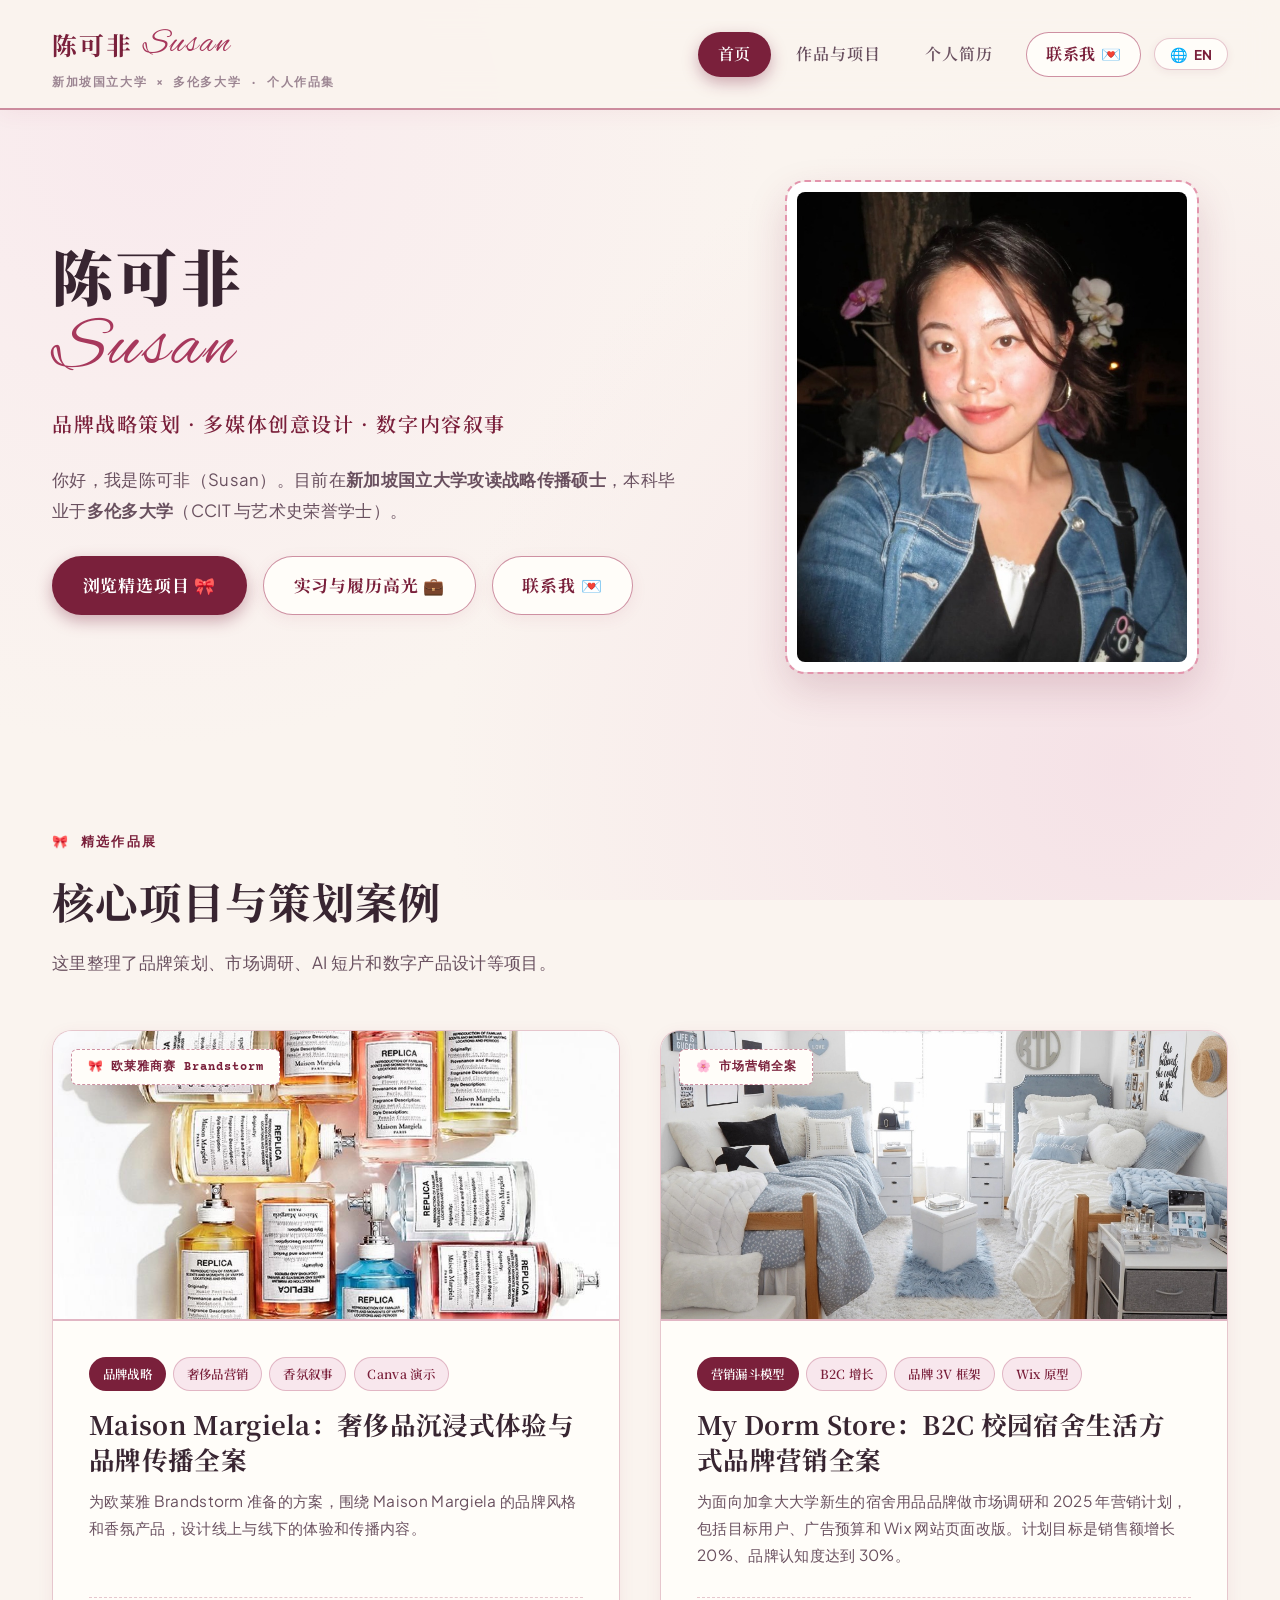
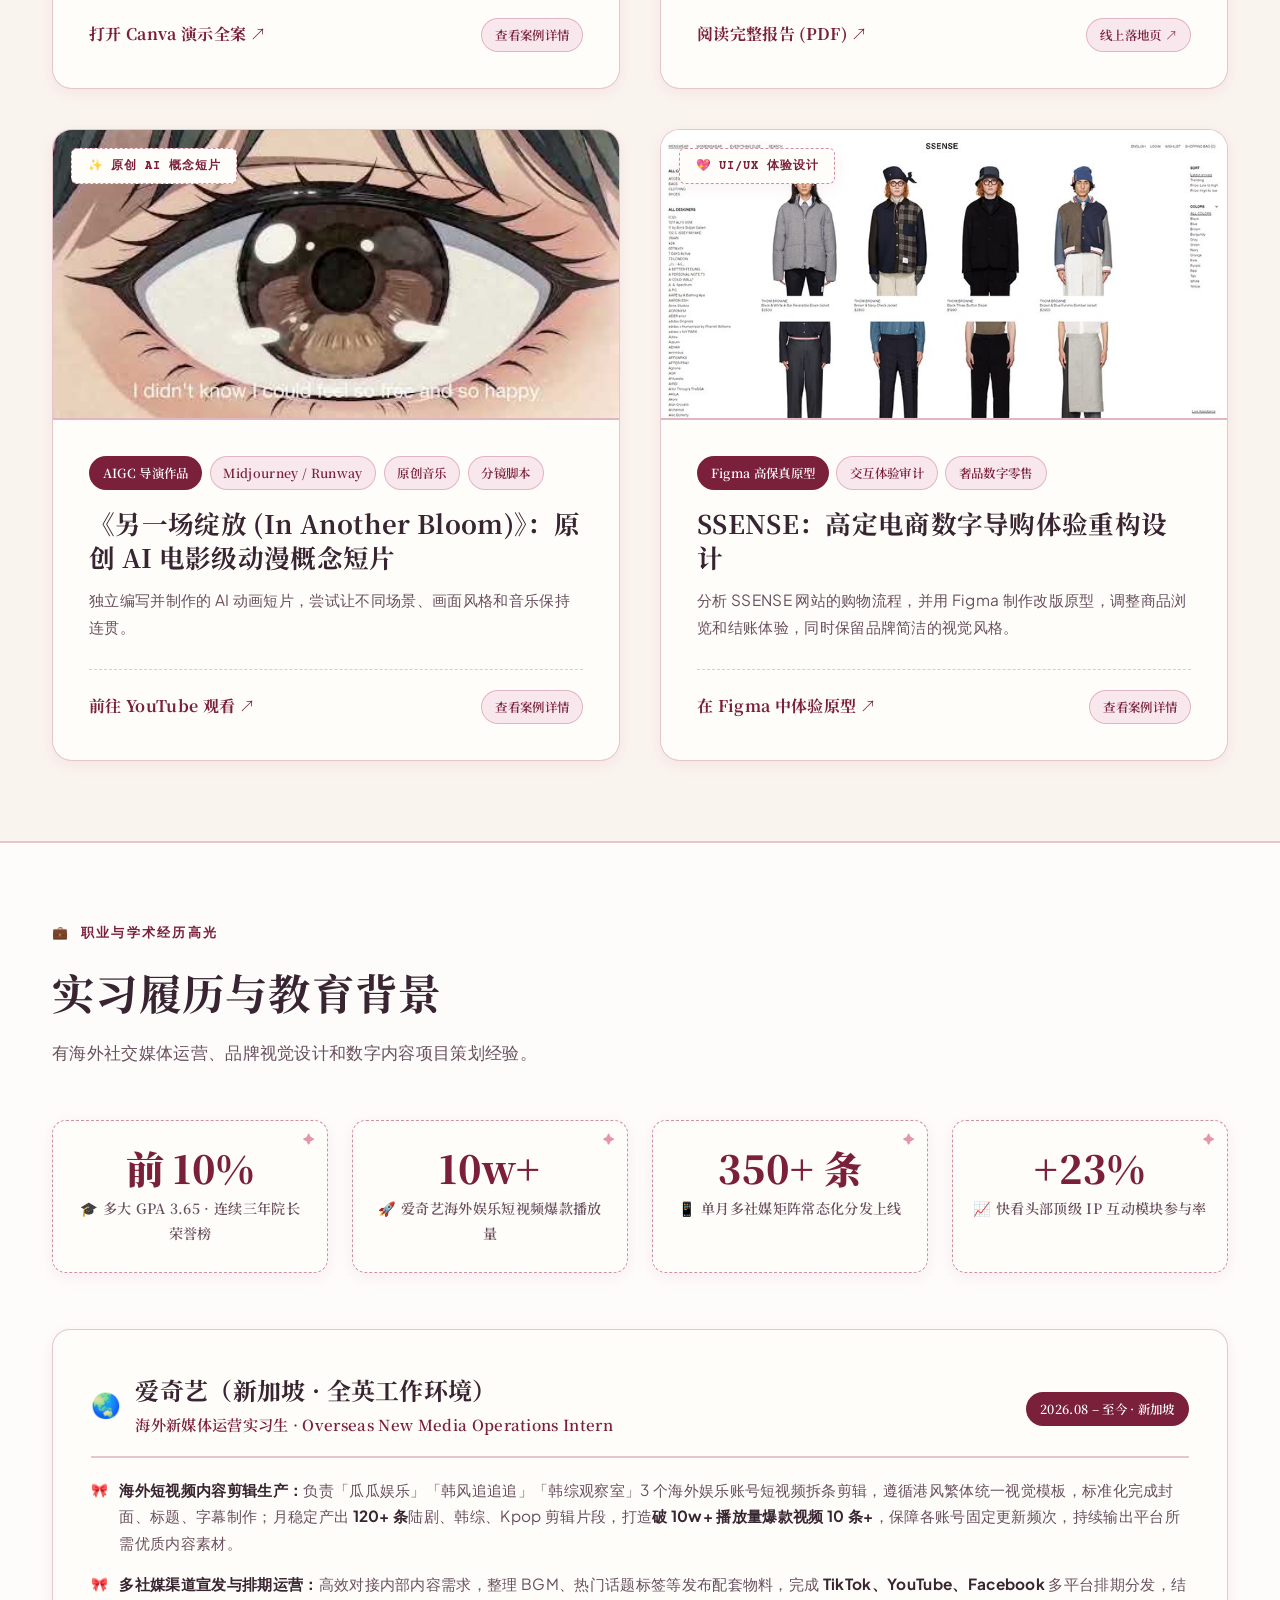
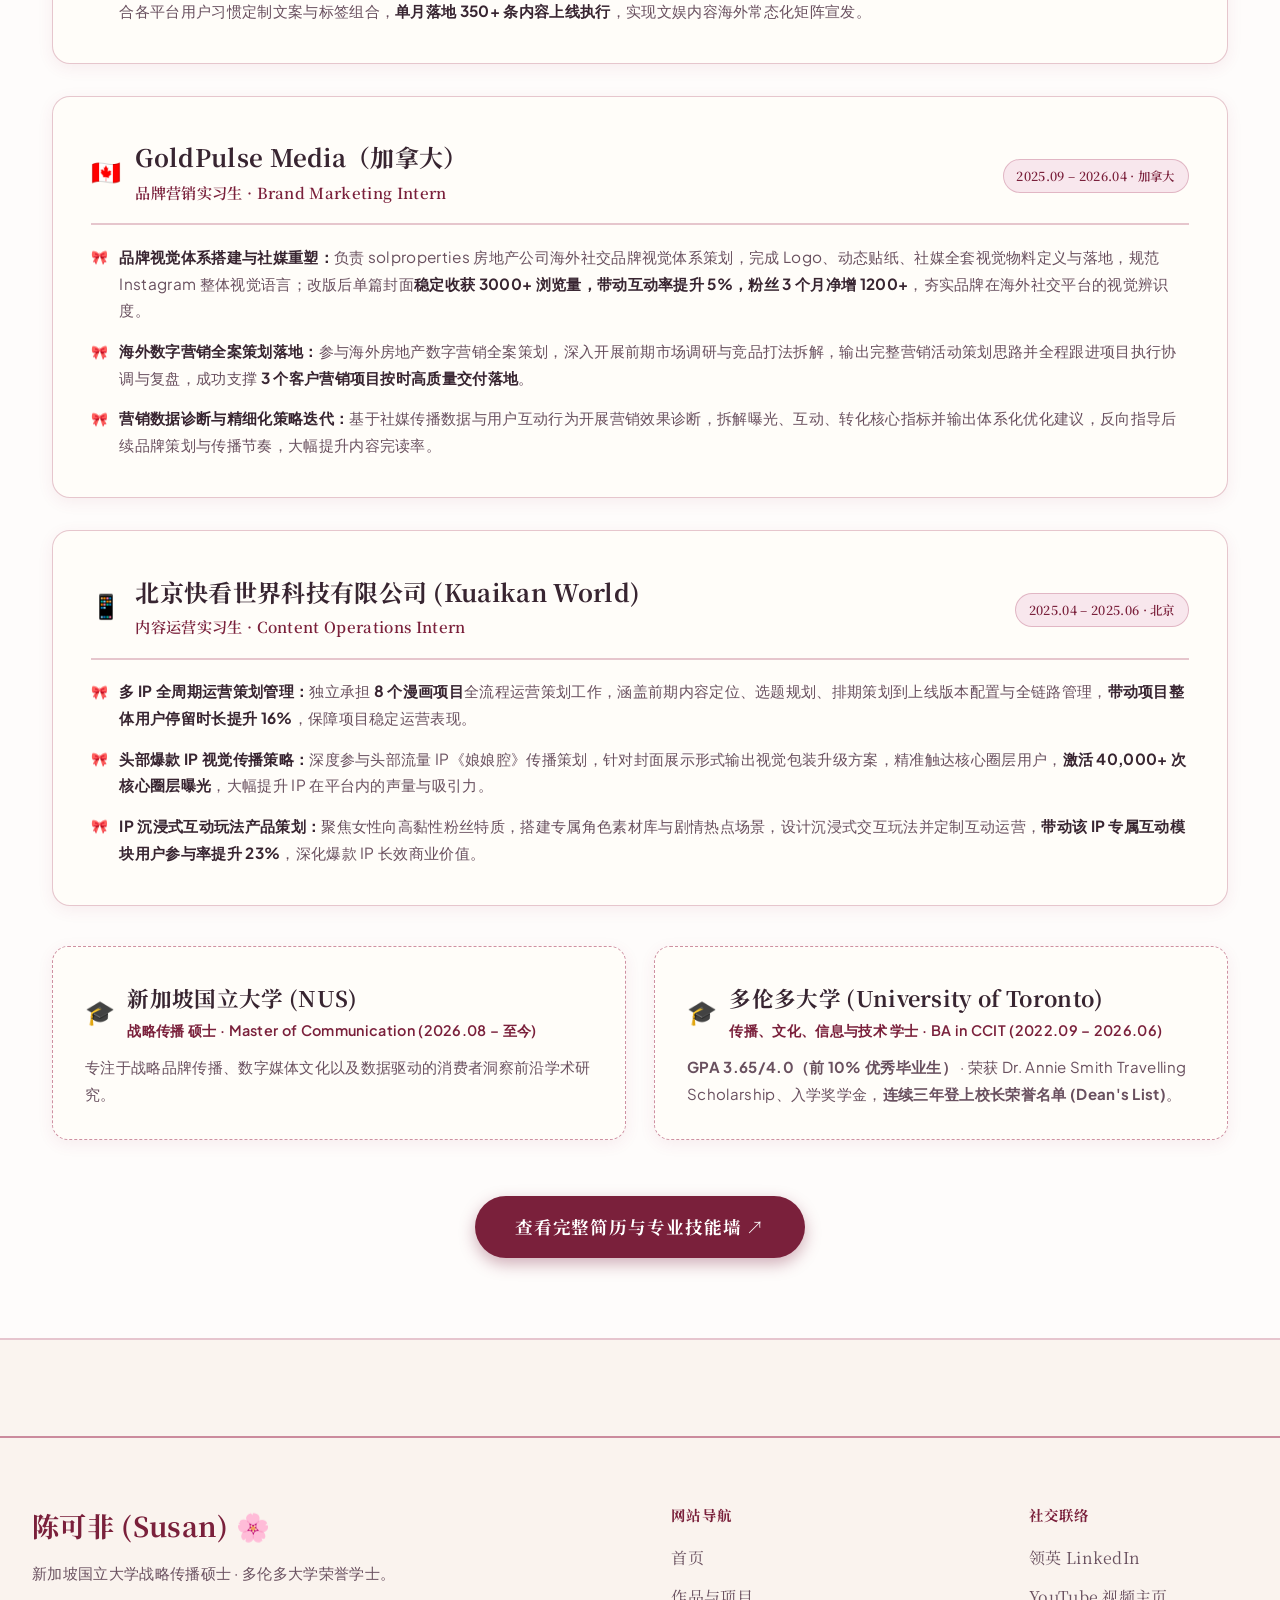
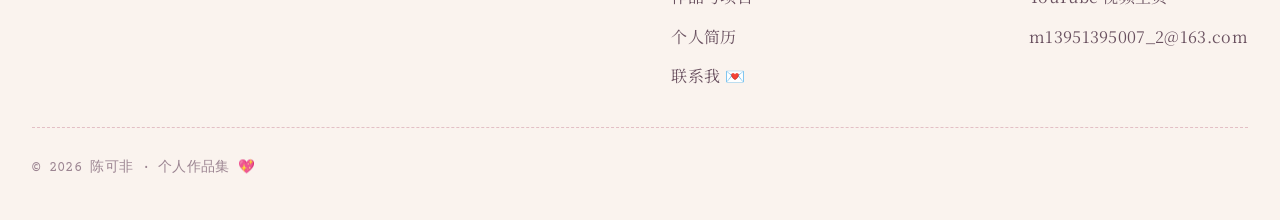
<file: Project 2/index.html>
<!doctype html>
<html lang="zh-CN">
<head>
  <meta charset="utf-8">
  <meta name="viewport" content="width=device-width, initial-scale=1.0">
  <title>陈可非 (Susan) | 个人作品集与品牌战略策划 🌸</title>
  <meta name="description" content="陈可非 (Susan Chen) 个人作品集与履历 - 新加坡国立大学战略传播硕士、多伦多大学 CCIT 与艺术史学士。">
  <link rel="stylesheet" href="style.css">
  <script src="i18n.js"></script>
</head>
<body>

  <!-- 网站导航栏 -->
  <header class="site-header">
    <div class="nav-container">
      <a href="index.html" class="brand-logo">
        <span class="brand-name">陈可非 <span class="brand-script">Susan</span></span>
        <span class="brand-subtitle">新加坡国立大学 × 多伦多大学 · 个人作品集</span>
      </a>
      <nav class="site-nav">
        <a class="nav-link active" href="index.html" data-i18n="nav.home">首页</a>
        <a class="nav-link" href="Gallery.html" data-i18n="nav.gallery">作品与项目</a>
        <a class="nav-link" href="Resume.html" data-i18n="nav.resume">个人简历</a>
        <a class="nav-link nav-cta" href="Contact.html" data-i18n="nav.contact">联系我 💌</a>
        <button id="lang-toggle" class="lang-toggle-btn" aria-label="Toggle language" title="Switch Language">
          <span class="globe-icon">🌐</span>
          <span class="lang-text" data-i18n="lang.toggle_btn">EN</span>
        </button>
      </nav>
    </div>
  </header>

  <!-- 首页主视觉 Hero 板块 -->
  <section class="home-hero">
    <div class="hero-content">
      <h1 class="hero-title">
        <span data-i18n="home.hero_name">陈可非</span>
        <span class="hero-script-name">Susan</span>
      </h1>
      <p class="hero-subtitle" data-i18n="home.hero_subtitle">品牌战略策划 · 多媒体创意设计 · 数字内容叙事</p>
      <p class="hero-bio" data-i18n="home.hero_bio">
        你好，我是陈可非（Susan）。目前在<strong>新加坡国立大学攻读战略传播硕士</strong>，本科毕业于<strong>多伦多大学</strong>（CCIT 与艺术史荣誉学士）。
      </p>

      <div class="hero-actions">
        <a href="#featured-projects" class="btn btn-primary" data-i18n="home.btn_projects">浏览精选项目 🎀</a>
        <a href="#experience" class="btn btn-secondary" data-i18n="home.btn_experience">实习与履历高光 💼</a>
        <a href="Contact.html" class="btn btn-secondary" data-i18n="home.btn_contact">联系我 💌</a>
      </div>
    </div>

    <div class="hero-visual">
      <div class="profile-card-wrapper">
        <div class="profile-img-frame">
          <img src="Images/profile.jpeg" alt="陈可非个人肖像照片">
        </div>
      </div>
    </div>
  </section>

  <!-- 精选项目展览板块 -->
  <section id="featured-projects" class="section">
    <div class="container">
      <div class="section-header">
        <span class="section-tag" data-i18n="home.proj_tag">🎀 精选作品展</span>
        <h2 class="section-title" data-i18n="home.proj_title">核心项目与策划案例</h2>
        <p class="section-desc" data-i18n="home.proj_desc">
          涵盖奢侈品商业全案、市场深度调研、生成式 AI 动漫短片以及以人为本的数字交互原型。
        </p>
      </div>

      <div class="grid-projects">
        <!-- 项目 1: 欧莱雅商业精英挑战赛 Maison Margiela -->
        <article class="project-card">
          <div class="card-media">
            <img src="Images/Maison_Margiela_Project.jpg" alt="Maison Margiela 品牌战略全案">
            <span class="card-media-badge" data-i18n="p1.badge">🎀 欧莱雅商赛 Brandstorm</span>
          </div>
          <div class="card-body">
            <div class="card-tags">
              <span class="tag-pill tag-featured" data-i18n="p1.tag1">品牌战略</span>
              <span class="tag-pill" data-i18n="p1.tag2">奢侈品营销</span>
              <span class="tag-pill" data-i18n="p1.tag3">香氛叙事</span>
              <span class="tag-pill" data-i18n="p1.tag4">Canva 演示</span>
            </div>
            <h3 class="card-title" data-i18n="p1.title">Maison Margiela：奢侈品沉浸式体验与品牌传播全案</h3>
            <p class="card-desc" data-i18n="p1.desc">
              针对全球顶尖商业赛事欧莱雅 Brandstorm 打造，深挖 Maison Margiela 先锋解构美学与香氛产品线，构建打通全渠道的感官叙事与面向 Z 世代年轻圈层的数字触点体验。
            </p>
            <div class="card-footer">
              <a href="https://www.canva.com/design/DAHDSswVoE4/EtMs_yeeLUYKKAIg9IhPiQ/edit" target="_blank" rel="noopener noreferrer" class="card-action-link" data-i18n="p1.btn_canva">
                打开 Canva 演示全案 <span>↗</span>
              </a>
              <a href="Gallery.html#margiela" class="tag-pill" data-i18n="p1.btn_detail">查看案例详情</a>
            </div>
          </div>
        </article>

        <!-- 项目 2: My Dorm Store 市场营销全案报告 -->
        <article class="project-card">
          <div class="card-media">
            <img src="Images/My_Dorm_Store_Cover.jpg" alt="My Dorm Store 市场营销调研报告">
            <span class="card-media-badge" data-i18n="p2.badge">🌸 市场营销全案</span>
          </div>
          <div class="card-body">
            <div class="card-tags">
              <span class="tag-pill tag-featured" data-i18n="p2.tag1">营销漏斗模型</span>
              <span class="tag-pill" data-i18n="p2.tag2">B2C 增长</span>
              <span class="tag-pill" data-i18n="p2.tag3">品牌 3V 框架</span>
              <span class="tag-pill" data-i18n="p2.tag4">Wix 原型</span>
            </div>
            <h3 class="card-title" data-i18n="p2.title">My Dorm Store：B2C 校园宿舍生活方式品牌营销全案</h3>
            <p class="card-desc" data-i18n="p2.desc">
              为加拿大高校新生宿舍生活方式品牌制定全案调研与 2025 增长蓝图（销售额预计提升 20%，品牌知名度达 30%）。完成核心用户画像、营销漏斗付费广告预算分配及 Wix 官网落地页改版。
            </p>
            <div class="card-footer">
              <a href="other files/My Dorm Store Marketing Report.pdf" target="_blank" class="card-action-link" data-i18n="p2.btn_pdf">
                阅读完整报告 (PDF) <span>↗</span>
              </a>
              <a href="https://nisirui6.wixsite.com/my-site-7" target="_blank" rel="noopener noreferrer" class="tag-pill">线上落地页 ↗</a>
            </div>
          </div>
        </article>

        <!-- 项目 3: AI 原创动漫《另一场绽放》 -->
        <article class="project-card">
          <div class="card-media">
            <img src="Images/In_Another_Bloom_AI.jpg" alt="AI 动漫作品 另一场绽放">
            <span class="card-media-badge" data-i18n="p3.badge">✨ 原创 AI 概念短片</span>
          </div>
          <div class="card-body">
            <div class="card-tags">
              <span class="tag-pill tag-featured" data-i18n="p3.tag1">AIGC 导演作品</span>
              <span class="tag-pill" data-i18n="p3.tag2">Midjourney / Runway</span>
              <span class="tag-pill" data-i18n="p3.tag3">原创音乐</span>
              <span class="tag-pill" data-i18n="p3.tag4">分镜脚本</span>
            </div>
            <h3 class="card-title" data-i18n="p3.title">《另一场绽放 (In Another Bloom)》：原创 AI 动漫概念短片</h3>
            <p class="card-desc" data-i18n="p3.desc">
              全流程自制原创 AI 动漫艺术短片。探索生成式技术在艺术连贯性、电影级光影美学与情绪音乐同步表达中的前沿潜能。
            </p>
            <div class="card-footer">
              <a href="https://www.youtube.com/watch?v=8Vp1lhLAo2I&t=71s" target="_blank" rel="noopener noreferrer" class="card-action-link" data-i18n="p3.btn_yt">
                在 YouTube 上观看 <span>▶</span>
              </a>
              <a href="Gallery.html#ai-anime" class="tag-pill" data-i18n="p3.btn_detail">创作解析</a>
            </div>
          </div>
        </article>

        <!-- 项目 4: SSENSE 奢侈品电商网站界面重塑 -->
        <article class="project-card">
          <div class="card-media">
            <img src="Images/SSENSE_Redesign_Cover.jpg" alt="SSENSE 界面改版项目">
            <span class="card-media-badge" data-i18n="p4.badge">💖 UI/UX 体验设计</span>
          </div>
          <div class="card-body">
            <div class="card-tags">
              <span class="tag-pill tag-featured" data-i18n="p4.tag1">Figma 高保真原型</span>
              <span class="tag-pill" data-i18n="p4.tag2">交互体验审计</span>
              <span class="tag-pill" data-i18n="p4.tag3">奢品数字零售</span>
            </div>
            <h3 class="card-title" data-i18n="p4.title">SSENSE：高定电商数字导购体验重构设计</h3>
            <p class="card-desc" data-i18n="p4.desc">
              针对国际前沿时尚电商平台 SSENSE 进行全链路 UX 用户体验审计，在 Figma 中重塑高保真交互原型，兼顾极简视觉与高效购物结算路径。
            </p>
            <div class="card-footer">
              <a href="https://www.figma.com/file/NtJrOQ6XCEN53p4kDRyqcV/SSENSE?type=design&node-id=0%3A1&mode=design&t=7XXbhfQ2fX0tbKRV-1" target="_blank" rel="noopener noreferrer" class="card-action-link" data-i18n="p4.btn_figma">
                打开 Figma 原型 <span>↗</span>
              </a>
              <a href="Gallery.html#ssense" class="tag-pill" data-i18n="p4.btn_detail">设计说明幻灯</a>
            </div>
          </div>
        </article>
      </div>
    </div>
  </section>

  <!-- 职业经历与学术高光板块 -->
  <section id="experience" class="section" style="background: rgba(255, 255, 255, 0.75); border-top: 2px double var(--border-vintage); border-bottom: 2px double var(--border-vintage);">
    <div class="container">

      <!-- 标题导言 -->
      <div class="section-header">
        <span class="section-tag" data-i18n="exp.tag">💼 职业与学术经历高光</span>
        <h2 class="section-title" data-i18n="exp.title">实习履历与教育背景</h2>
        <p class="section-desc" data-i18n="exp.desc">
          拥有海外流媒体跨国新媒体运营、品牌全套视觉体系搭建以及头部内容科技平台 IP 策划落地的完整实操经验。
        </p>
      </div>

      <!-- 数据成就看板 -->
      <div class="stats-grid">
        <div class="stat-card">
          <div class="stat-num" data-i18n="stat.s1_num">前 10%</div>
          <div class="stat-label" data-i18n="stat.s1_label">🎓 多大 GPA 3.65 · 连续三年院长荣誉榜</div>
        </div>
        <div class="stat-card">
          <div class="stat-num" data-i18n="stat.s2_num">10w+</div>
          <div class="stat-label" data-i18n="stat.s2_label">🚀 爱奇艺海外娱乐短视频爆款播放量</div>
        </div>
        <div class="stat-card">
          <div class="stat-num" data-i18n="stat.s3_num">350+ 条</div>
          <div class="stat-label" data-i18n="stat.s3_label">📱 单月多社媒矩阵常态化分发上线</div>
        </div>
        <div class="stat-card">
          <div class="stat-num" data-i18n="stat.s4_num">+23%</div>
          <div class="stat-label" data-i18n="stat.s4_label">📈 快看头部顶级 IP 互动模块参与率</div>
        </div>
      </div>

      <!-- 三大名企核心实习经历 -->
      <div class="exp-home-list">

        <!-- 经历 1: 爱奇艺 -->
        <article class="exp-home-card">
          <div class="exp-card-header">
            <div class="exp-company-box">
              <span class="exp-company-badge">🌏</span>
              <div>
                <h3 class="exp-company-name" data-i18n="iqiyi.name">爱奇艺（新加坡 · 全英工作环境）</h3>
                <span class="exp-role-title" data-i18n="iqiyi.role">海外新媒体运营实习生 · Overseas New Media Operations Intern</span>
              </div>
            </div>
            <span class="tag-pill tag-featured" data-i18n="iqiyi.date">2026.08 – 至今 · 新加坡</span>
          </div>

          <ul class="exp-bullets-list">
            <li class="exp-bullet-item" data-i18n="iqiyi.b1">
              <strong>海外短视频内容剪辑生产：</strong>负责「瓜瓜娱乐」「韩风追追追」「韩综观察室」3 个海外娱乐账号短视频拆条剪辑，遵循港风繁体统一视觉模板，标准化完成封面、标题、字幕制作；月稳定产出 <strong>120+ 条</strong>陆剧、韩综、Kpop 剪辑片段，打造<strong>破 10w+ 播放量爆款视频 10 条+</strong>，保障各账号固定更新频次，持续输出平台所需优质内容素材。
            </li>
            <li class="exp-bullet-item" data-i18n="iqiyi.b2">
              <strong>多社媒渠道宣发与排期运营：</strong>高效对接内部内容需求，整理 BGM、热门话题标签等发布配套物料，完成 <strong>TikTok、YouTube、Facebook</strong> 多平台排期分发，结合各平台用户习惯定制文案与标签组合，<strong>单月落地 350+ 条内容上线执行</strong>，实现文娱内容海外常态化矩阵宣发。
            </li>
          </ul>
        </article>

        <!-- 经历 2: GoldPulse Media -->
        <article class="exp-home-card">
          <div class="exp-card-header">
            <div class="exp-company-box">
              <span class="exp-company-badge">🇨🇦</span>
              <div>
                <h3 class="exp-company-name" data-i18n="gp.name">GoldPulse Media（加拿大）</h3>
                <span class="exp-role-title" data-i18n="gp.role">品牌营销实习生 · Brand Marketing Intern</span>
              </div>
            </div>
            <span class="tag-pill" data-i18n="gp.date">2025.09 – 2026.04 · 加拿大</span>
          </div>

          <ul class="exp-bullets-list">
            <li class="exp-bullet-item" data-i18n="gp.b1">
              <strong>品牌视觉体系搭建与社媒重塑：</strong>负责 solproperties 房地产公司海外社交品牌视觉体系策划，完成 Logo、动态贴纸、社媒全套视觉物料定义与落地，规范 Instagram 整体视觉语言；改版后单篇封面<strong>稳定收获 3000+ 浏览量，带动互动率提升 5%，粉丝 3 个月净增 1200+</strong>，夯实品牌在海外社交平台的视觉辨识度。
            </li>
            <li class="exp-bullet-item" data-i18n="gp.b2">
              <strong>海外数字营销全案策划落地：</strong>参与海外房地产数字营销全案策划，深入开展前期市场调研与竞品打法拆解，输出完整营销活动策划思路并全程跟进项目执行协调与复盘，成功支撑 <strong>3 个客户营销项目按时高质量交付落地</strong>。
            </li>
            <li class="exp-bullet-item" data-i18n="gp.b3">
              <strong>营销数据诊断与精细化策略迭代：</strong>基于社媒传播数据与用户互动行为开展营销效果诊断，拆解曝光、互动、转化核心指标并输出体系化优化建议，反向指导后续品牌策划与传播节奏，大幅提升内容完读率。
            </li>
          </ul>
        </article>

        <!-- 经历 3: 快看世界 -->
        <article class="exp-home-card">
          <div class="exp-card-header">
            <div class="exp-company-box">
              <span class="exp-company-badge">📱</span>
              <div>
                <h3 class="exp-company-name" data-i18n="kk.name">北京快看世界科技有限公司 (Kuaikan World)</h3>
                <span class="exp-role-title" data-i18n="kk.role">内容运营实习生 · Content Operations Intern</span>
              </div>
            </div>
            <span class="tag-pill" data-i18n="kk.date">2025.04 – 2025.06 · 北京</span>
          </div>

          <ul class="exp-bullets-list">
            <li class="exp-bullet-item" data-i18n="kk.b1">
              <strong>多 IP 全周期运营策划管理：</strong>独立承担 <strong>8 个漫画项目</strong>全流程运营策划工作，涵盖前期内容定位、选题规划、排期策划到上线版本配置与全链路管理，<strong>带动项目整体用户停留时长提升 16%</strong>，保障项目稳定运营表现。
            </li>
            <li class="exp-bullet-item" data-i18n="kk.b2">
              <strong>头部爆款 IP 视觉传播策略：</strong>深度参与头部流量 IP《娘娘腔》传播策划，针对封面展示形式输出视觉包装升级方案，精准触达核心圈层用户，<strong>激活 40,000+ 次核心圈层曝光</strong>，大幅提升 IP 在平台内的声量与吸引力。
            </li>
            <li class="exp-bullet-item" data-i18n="kk.b3">
              <strong>IP 沉浸式互动玩法产品策划：</strong>聚焦女性向高黏性粉丝特质，搭建专属角色素材库与剧情热点场景，设计沉浸式交互玩法并定制互动运营，<strong>带动该 IP 专属互动模块用户参与率提升 23%</strong>，深化爆款 IP 长效商业价值。
            </li>
          </ul>
        </article>

      </div>

      <!-- 教育背景与奖学金卡片 -->
      <div class="edu-banner-grid">
        <div class="edu-mini-card">
          <div style="display: flex; align-items: center; gap: 0.75rem; margin-bottom: 0.5rem;">
            <span style="font-size: 1.5rem;">🎓</span>
            <div>
              <h4 style="font-family: var(--font-serif-cn); font-size: 1.35rem; font-weight: 700; color: var(--text-ink-dark);" data-i18n="edu.nus_title">新加坡国立大学 (NUS)</h4>
              <p style="font-size: 0.9rem; color: var(--wine-seal); font-weight: 600;" data-i18n="edu.nus_deg">战略传播 硕士 · Master of Communication (2026.08 – 至今)</p>
            </div>
          </div>
          <p style="font-size: 0.94rem; color: var(--text-ink-medium); line-height: 1.75; margin-top: 0.65rem;" data-i18n="edu.nus_desc">
            专注于战略品牌传播、数字媒体文化以及数据驱动的消费者洞察前沿学术研究。
          </p>
        </div>

        <div class="edu-mini-card">
          <div style="display: flex; align-items: center; gap: 0.75rem; margin-bottom: 0.5rem;">
            <span style="font-size: 1.5rem;">🎓</span>
            <div>
              <h4 style="font-family: var(--font-serif-cn); font-size: 1.35rem; font-weight: 700; color: var(--text-ink-dark);" data-i18n="edu.uot_title">多伦多大学 (University of Toronto)</h4>
              <p style="font-size: 0.9rem; color: var(--wine-seal); font-weight: 600;" data-i18n="edu.uot_deg">传播、文化、信息与技术 学士 · BA in CCIT (2022.09 – 2026.06)</p>
            </div>
          </div>
          <p style="font-size: 0.94rem; color: var(--text-ink-medium); line-height: 1.75; margin-top: 0.65rem;" data-i18n="edu.uot_desc">
            <strong>GPA 3.65/4.0（前 10% 优秀毕业生）</strong> · 荣获 Dr. Annie Smith Travelling Scholarship、入学奖学金，<strong>连续三年登上校长荣誉名单 (Dean's List)</strong>。
          </p>
        </div>
      </div>

      <!-- 按钮跳转 -->
      <div style="text-align: center; margin-top: 3.5rem;">
        <a href="Resume.html" class="btn btn-primary" style="padding: 0.9rem 2.4rem; font-size: 1.1rem;" data-i18n="home.btn_view_resume">
          查看完整简历与专业技能墙 ↗
        </a>
      </div>

    </div>
  </section>

  <!-- 网站页脚 -->
  <footer class="site-footer">
    <div class="footer-container">
      <div class="footer-top">
        <div class="footer-brand">
          <h3 class="footer-brand-title" data-i18n="footer.brand_title">陈可非 (Susan) 🌸</h3>
          <p class="footer-brand-desc" data-i18n="footer.brand_desc">
            新加坡国立大学战略传播硕士 · 多伦多大学荣誉学士。
          </p>
        </div>
        <div class="footer-links-col">
          <span class="footer-col-title" data-i18n="footer.nav_title">网站导航</span>
          <a href="index.html" class="footer-link" data-i18n="nav.home">首页</a>
          <a href="Gallery.html" class="footer-link" data-i18n="nav.gallery">作品与项目</a>
          <a href="Resume.html" class="footer-link" data-i18n="nav.resume">个人简历</a>
          <a href="Contact.html" class="footer-link" data-i18n="nav.contact">联系我</a>
        </div>
        <div class="footer-links-col">
          <span class="footer-col-title" data-i18n="footer.social_title">社交联络</span>
          <a href="https://www.linkedin.com/in/%E5%8F%AF%E9%9D%9E-%E9%99%88-438ab32bb/" target="_blank" rel="noopener noreferrer" class="footer-link">领英 LinkedIn</a>
          <a href="https://www.youtube.com/@KefeiChen-c9f" target="_blank" rel="noopener noreferrer" class="footer-link">YouTube 视频主页</a>
          <a href="mailto:m13951395007_2@163.com" class="footer-link">m13951395007_2@163.com</a>
        </div>
      </div>
      <div class="footer-bottom">
        <span data-i18n="footer.bottom">© 2026 陈可非 · 个人作品集 💖</span>
      </div>
    </div>
  </footer>

</body>
</html>
</file>
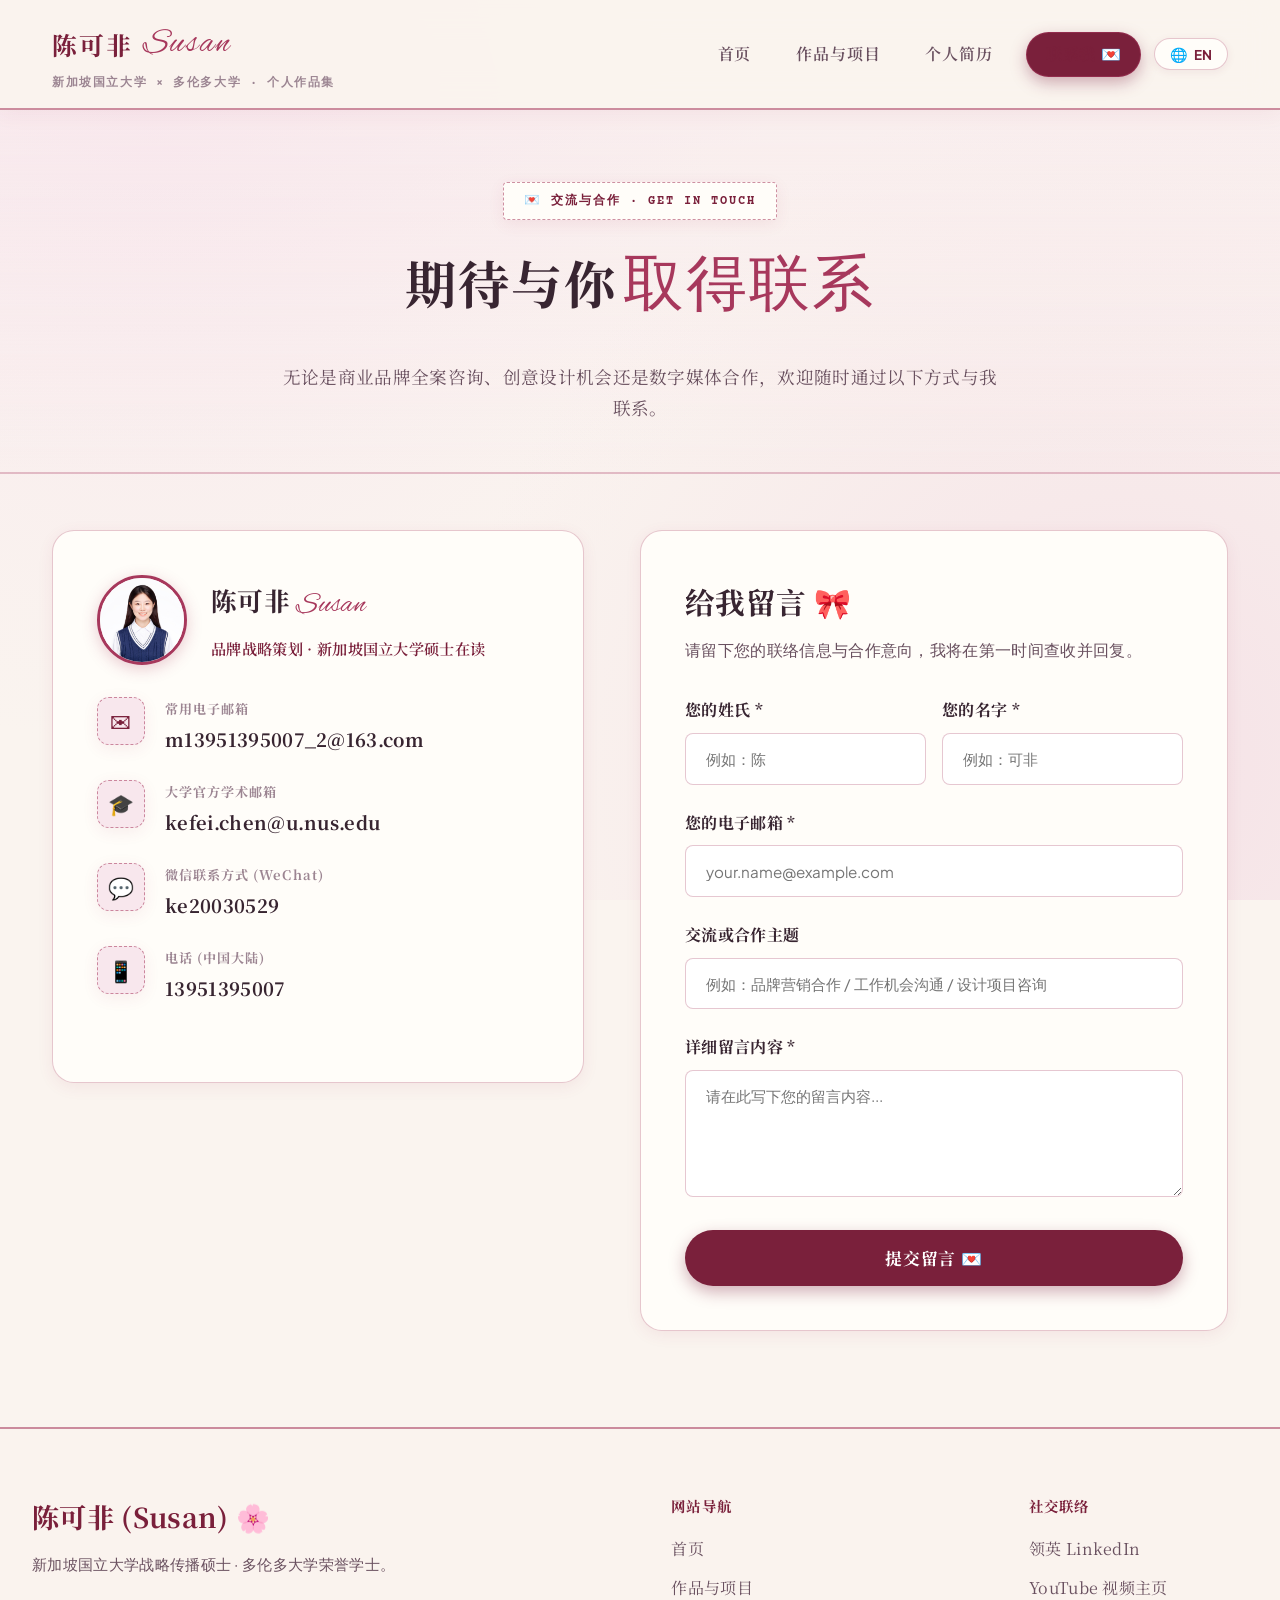
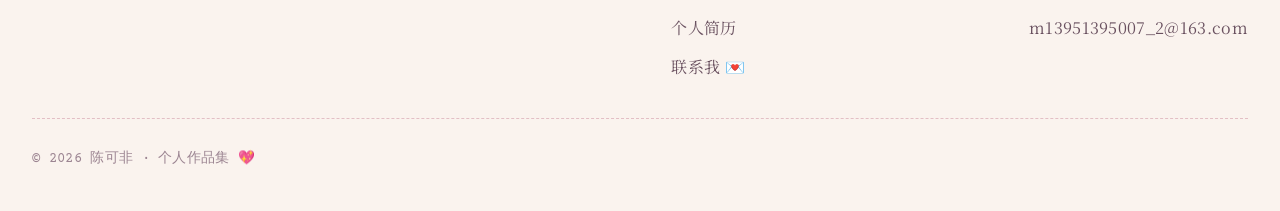
<file: Project 2/Contact.html>
<!doctype html>
<html lang="zh-CN">
<head>
  <meta charset="utf-8">
  <meta name="viewport" content="width=device-width, initial-scale=1.0">
  <title>联系我 | 陈可非 (Susan) 🌸</title>
  <meta name="description" content="与陈可非取得联系 - 欢迎品牌战略咨询、创意设计机会与跨界多媒体合作。">
  <link rel="stylesheet" href="style.css">
  <script src="i18n.js"></script>
</head>
<body>

  <!-- 网站导航栏 -->
  <header class="site-header">
    <div class="nav-container">
      <a href="index.html" class="brand-logo">
        <span class="brand-name">陈可非 <span class="brand-script">Susan</span></span>
        <span class="brand-subtitle">新加坡国立大学 × 多伦多大学 · 个人作品集</span>
      </a>
      <nav class="site-nav">
        <a class="nav-link" href="index.html" data-i18n="nav.home">首页</a>
        <a class="nav-link" href="Gallery.html" data-i18n="nav.gallery">作品与项目</a>
        <a class="nav-link" href="Resume.html" data-i18n="nav.resume">个人简历</a>
        <a class="nav-link nav-cta active" href="Contact.html" data-i18n="nav.contact">联系我 💌</a>
        <button id="lang-toggle" class="lang-toggle-btn" aria-label="Toggle language" title="Switch Language">
          <span class="globe-icon">🌐</span>
          <span class="lang-text" data-i18n="lang.toggle_btn">EN</span>
        </button>
      </nav>
    </div>
  </header>

  <!-- 页面横幅 Banner -->
  <section class="subpage-hero">
    <div class="container">
      <span class="subpage-tag" data-i18n="contact.hero_tag">💌 交流与合作 · GET IN TOUCH</span>
      <h1 class="subpage-title" data-i18n="contact.hero_title">期待与你<span>取得联系</span></h1>
      <p class="subpage-desc" data-i18n="contact.hero_desc">
        无论是商业品牌全案咨询、创意设计机会还是数字媒体合作，欢迎随时通过以下方式与我联系。
      </p>
    </div>
  </section>

  <!-- 联系主体内容 -->
  <main class="container">
    <div class="contact-grid">

      <!-- 左侧卡片: 联系渠道与名片 -->
      <div class="contact-info-card">
        <div style="display: flex; gap: 1.5rem; align-items: center; margin-bottom: 2rem;">
          <div style="width: 90px; height: 90px; border-radius: 50%; overflow: hidden; border: 3px solid var(--pink-vintage-deep); flex-shrink: 0; box-shadow: 0 4px 15px rgba(167, 56, 92, 0.25);">
            <img src="Images/profile_sweater.jpeg" alt="陈可非照片" style="width: 100%; height: 100%; object-fit: cover;">
          </div>
          <div>
            <h2 style="font-family: var(--font-serif-cn); font-size: 1.6rem; color: var(--text-ink-dark); margin-bottom: 0.2rem;">陈可非 <span style="font-family: var(--font-script); font-weight: normal; font-size: 1.8rem; color: var(--pink-vintage-deep);">Susan</span></h2>
            <p style="font-family: var(--font-serif-cn); font-size: 0.95rem; color: var(--wine-seal); font-weight: 600;" data-i18n="contact.card_role">品牌战略策划 · 新加坡国立大学硕士在读</p>
          </div>
        </div>

        <div class="contact-method-list">
          <!-- 渠道 1: 常用邮箱 -->
          <div class="contact-method-item">
            <div class="contact-icon-box">✉</div>
            <div>
              <div class="contact-method-label" data-i18n="contact.email_label1">常用电子邮箱</div>
              <div class="contact-method-value">
                <a href="mailto:m13951395007_2@163.com" style="color: var(--text-ink-dark);">m13951395007_2@163.com</a>
              </div>
            </div>
          </div>

          <!-- 渠道 2: 校园邮箱 -->
          <div class="contact-method-item">
            <div class="contact-icon-box">🎓</div>
            <div>
              <div class="contact-method-label" data-i18n="contact.email_label2">大学官方学术邮箱</div>
              <div class="contact-method-value">
                <a href="mailto:kefei.chen@u.nus.edu" style="color: var(--text-ink-dark);">kefei.chen@u.nus.edu</a>
              </div>
            </div>
          </div>

          <!-- 渠道 3: 微信 -->
          <div class="contact-method-item">
            <div class="contact-icon-box">💬</div>
            <div>
              <div class="contact-method-label" data-i18n="contact.wechat_label">微信联系方式 (WeChat)</div>
              <div class="contact-method-value" style="color: var(--text-ink-dark);">
                ke20030529
              </div>
            </div>
          </div>

          <!-- 渠道 4: 国内电话 -->
          <div class="contact-method-item">
            <div class="contact-icon-box">📱</div>
            <div>
              <div class="contact-method-label" data-i18n="contact.phone_label">电话 (中国大陆)</div>
              <div class="contact-method-value">
                <a href="tel:13951395007" style="color: var(--text-ink-dark);">13951395007</a>
              </div>
            </div>
          </div>
        </div>
      </div>

      <!-- 右侧卡片: 留言信笺表单 -->
      <div class="contact-form-card">
        <h2 style="font-family: var(--font-serif-cn); font-size: 1.85rem; color: var(--text-ink-dark); margin-bottom: 0.5rem;" data-i18n="contact.form_title">给我留言 🎀</h2>
        <p style="color: var(--text-ink-medium); font-size: 0.98rem; margin-bottom: 2rem;" data-i18n="contact.form_desc">
          请留下您的联络信息与合作意向，我将在第一时间查收并回复。
        </p>

        <form action="mailto:m13951395007_2@163.com" method="post" enctype="text/plain">
          <div class="contact-name-fields" style="display: grid; grid-template-columns: 1fr 1fr; gap: 1rem;">
            <div class="form-group">
              <label for="fname" class="form-label" data-i18n="contact.label_fname">您的姓氏 *</label>
              <input type="text" id="fname" name="姓氏" class="form-control" placeholder="例如：陈" data-i18n-placeholder="contact.placeholder_fname" required>
            </div>
            <div class="form-group">
              <label for="lname" class="form-label" data-i18n="contact.label_lname">您的名字 *</label>
              <input type="text" id="lname" name="名字" class="form-control" placeholder="例如：可非" data-i18n-placeholder="contact.placeholder_lname" required>
            </div>
          </div>

          <div class="form-group">
            <label for="email" class="form-label" data-i18n="contact.label_email">电子邮箱地址 *</label>
            <input type="email" id="email" name="邮箱" class="form-control" placeholder="your.name@example.com" data-i18n-placeholder="contact.placeholder_email" required>
          </div>

          <div class="form-group">
            <label for="subject" class="form-label" data-i18n="contact.label_subject">交流或合作主题</label>
            <input type="text" id="subject" name="合作主题" class="form-control" placeholder="例如：品牌营销合作 / 工作机会沟通 / 设计项目咨询" data-i18n-placeholder="contact.placeholder_subject">
          </div>

          <div class="form-group">
            <label for="message" class="form-label" data-i18n="contact.label_message">详细留言内容 *</label>
            <textarea id="message" name="留言内容" rows="5" class="form-control" placeholder="请在此写下您的留言内容..." data-i18n-placeholder="contact.placeholder_message" required></textarea>
          </div>

          <button type="submit" class="btn btn-primary" style="width: 100%; padding: 0.95rem; font-size: 1.05rem;" data-i18n="contact.btn_submit">
            提交留言 💌
          </button>
        </form>
      </div>

    </div>
  </main>

  <!-- 网站页脚 -->
  <footer class="site-footer">
    <div class="footer-container">
      <div class="footer-top">
        <div class="footer-brand">
          <h3 class="footer-brand-title" data-i18n="footer.brand_title">陈可非 (Susan) 🌸</h3>
          <p class="footer-brand-desc" data-i18n="footer.brand_desc">
            新加坡国立大学战略传播硕士 · 多伦多大学荣誉学士。
          </p>
        </div>
        <div class="footer-links-col">
          <span class="footer-col-title" data-i18n="footer.nav_title">网站导航</span>
          <a href="index.html" class="footer-link" data-i18n="nav.home">首页</a>
          <a href="Gallery.html" class="footer-link" data-i18n="nav.gallery">作品与项目</a>
          <a href="Resume.html" class="footer-link" data-i18n="nav.resume">个人简历</a>
          <a href="Contact.html" class="footer-link" data-i18n="nav.contact">联系我</a>
        </div>
        <div class="footer-links-col">
          <span class="footer-col-title" data-i18n="footer.social_title">社交联络</span>
          <a href="https://www.linkedin.com/in/%E5%8F%AF%E9%9D%9E-%E9%99%88-438ab32bb/" target="_blank" rel="noopener noreferrer" class="footer-link">领英 LinkedIn</a>
          <a href="https://www.youtube.com/@KefeiChen-c9f" target="_blank" rel="noopener noreferrer" class="footer-link">YouTube 视频主页</a>
          <a href="mailto:m13951395007_2@163.com" class="footer-link">m13951395007_2@163.com</a>
        </div>
      </div>
      <div class="footer-bottom">
        <span data-i18n="footer.bottom">© 2026 陈可非 · 个人作品集 💖</span>
      </div>
    </div>
  </footer>

</body>
</html>
</file>
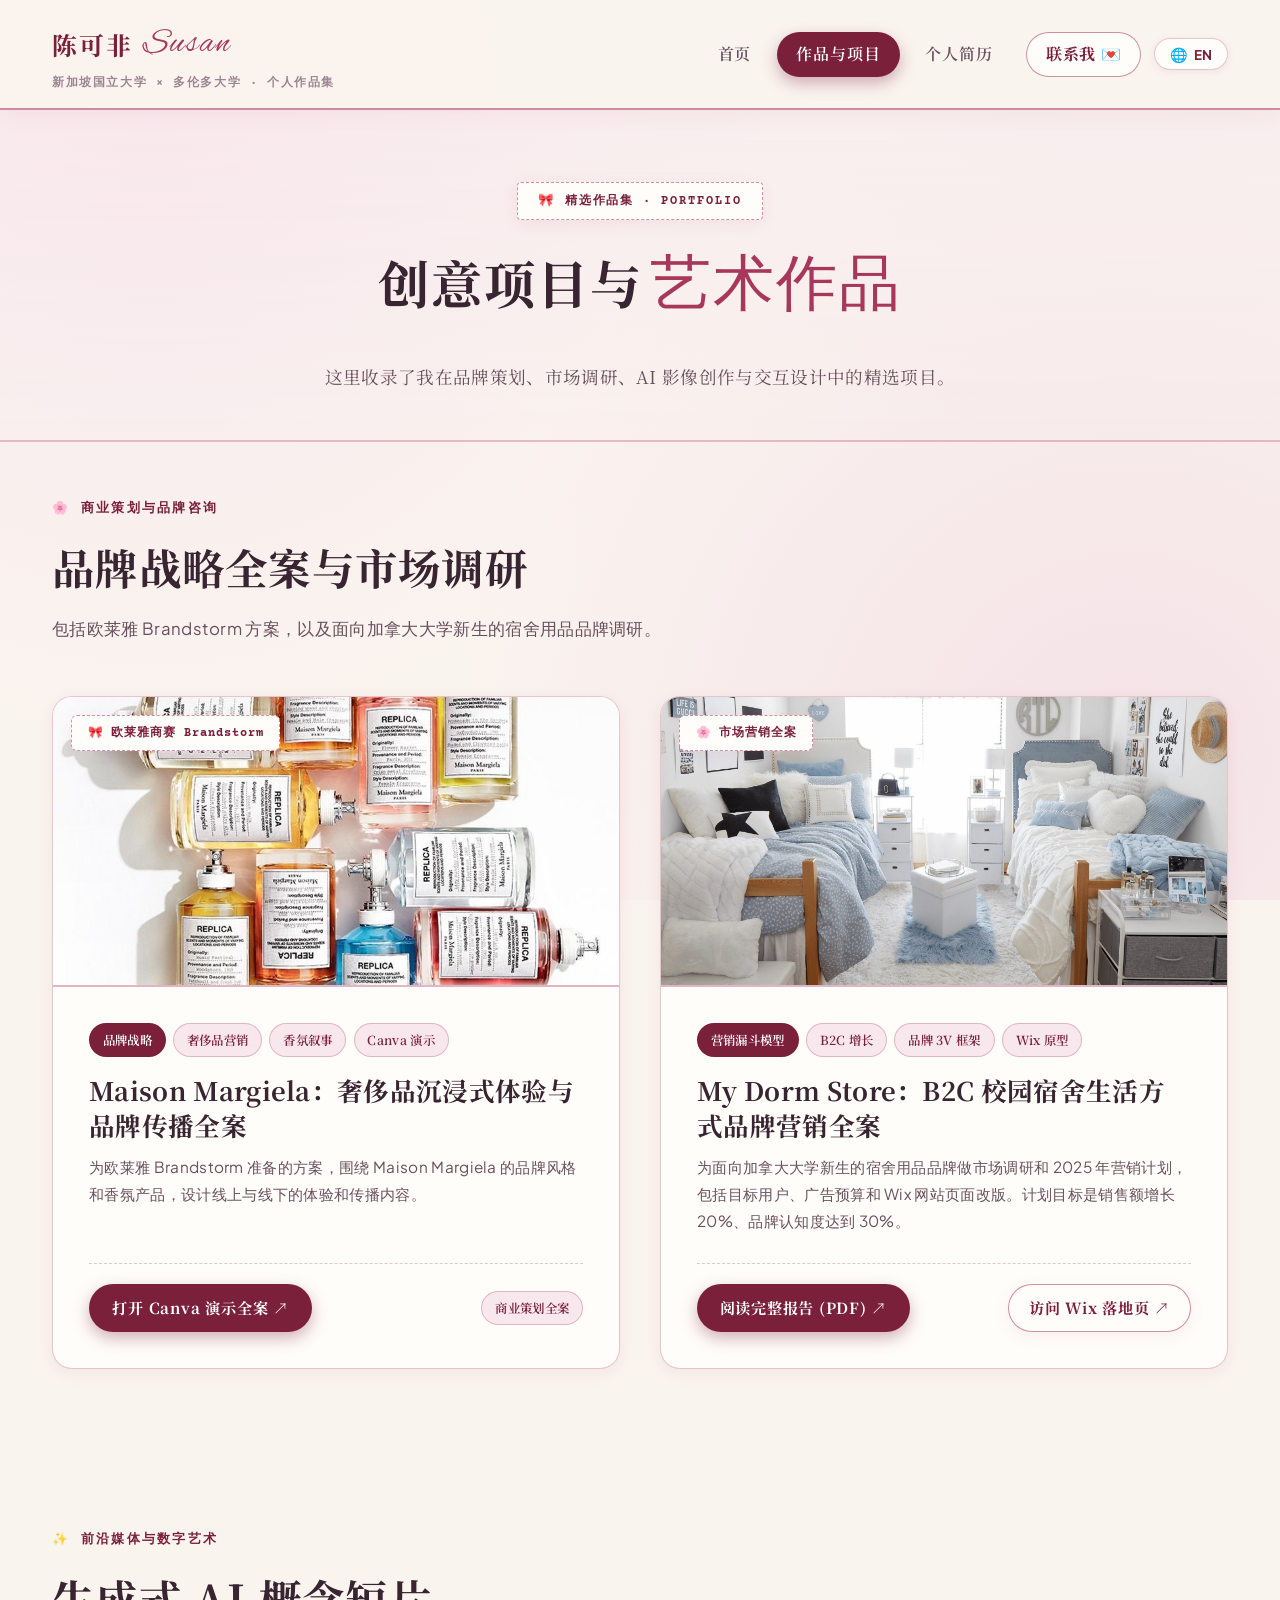
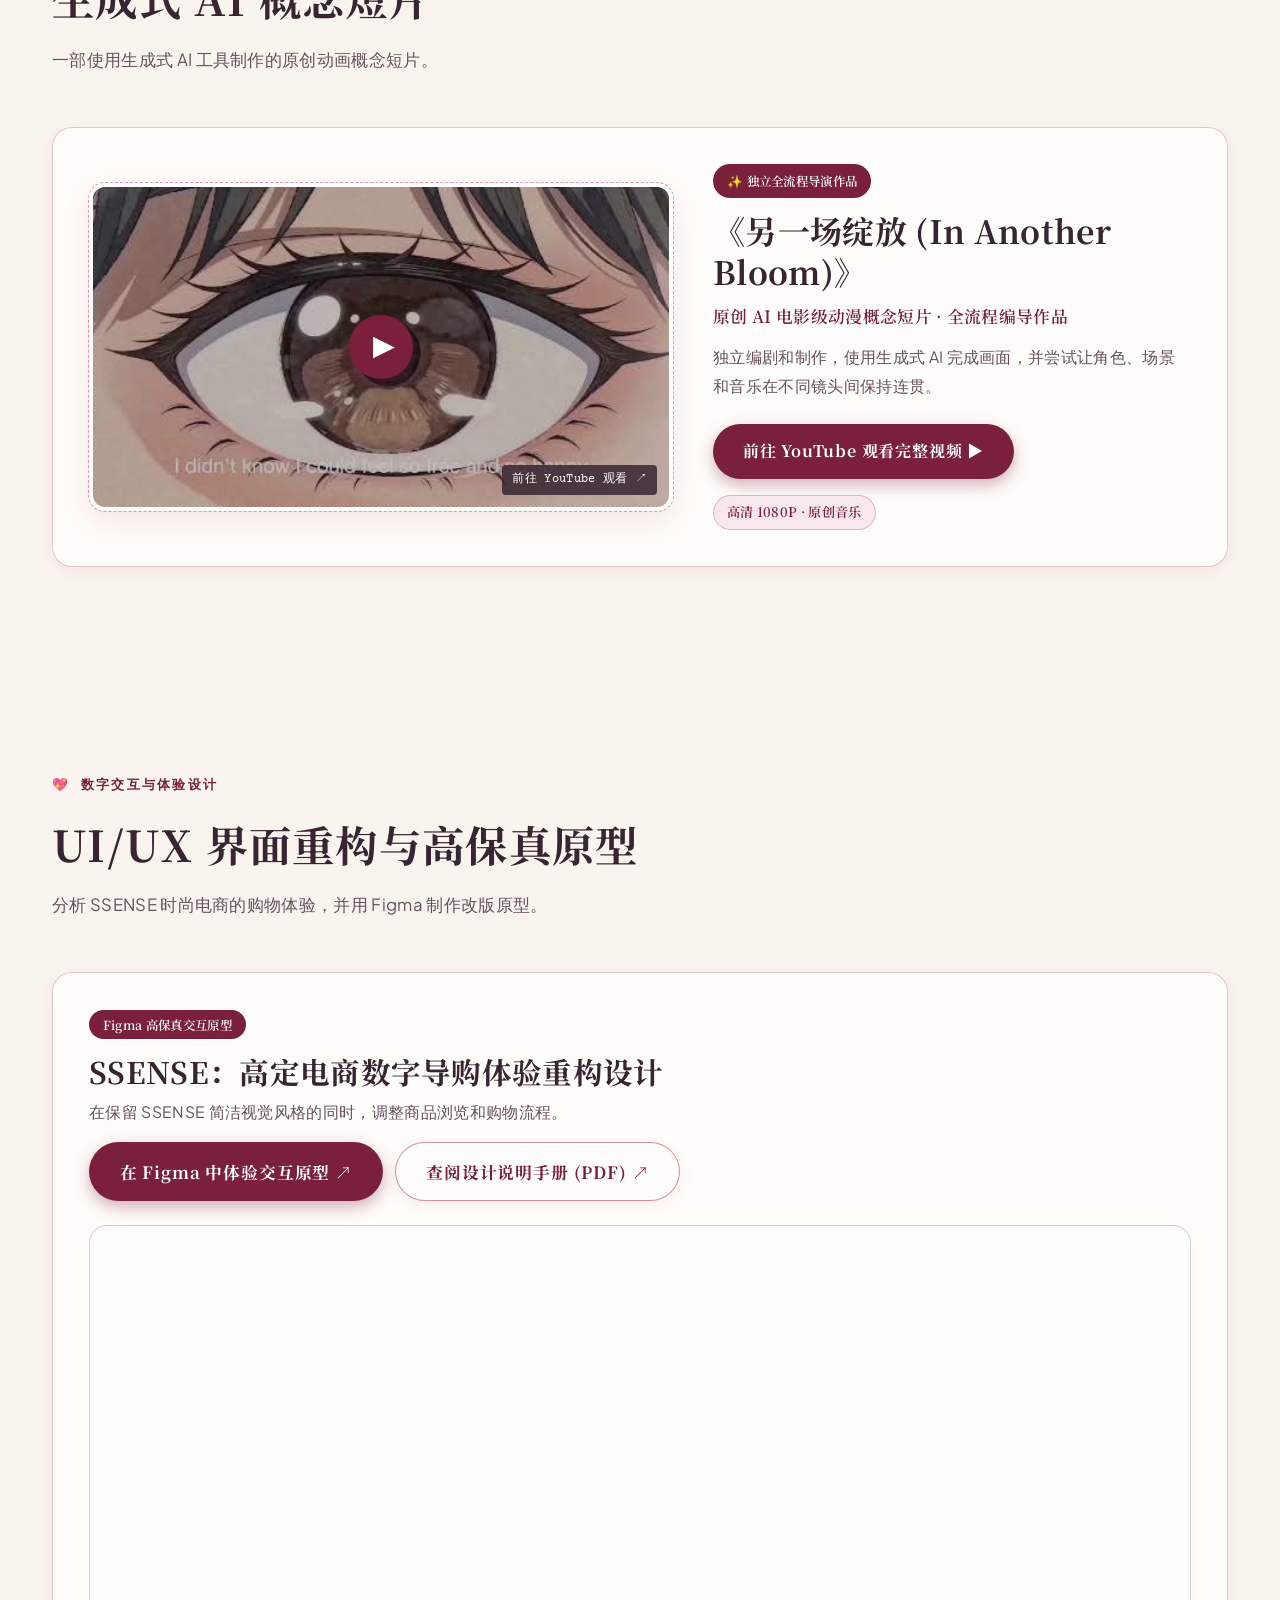
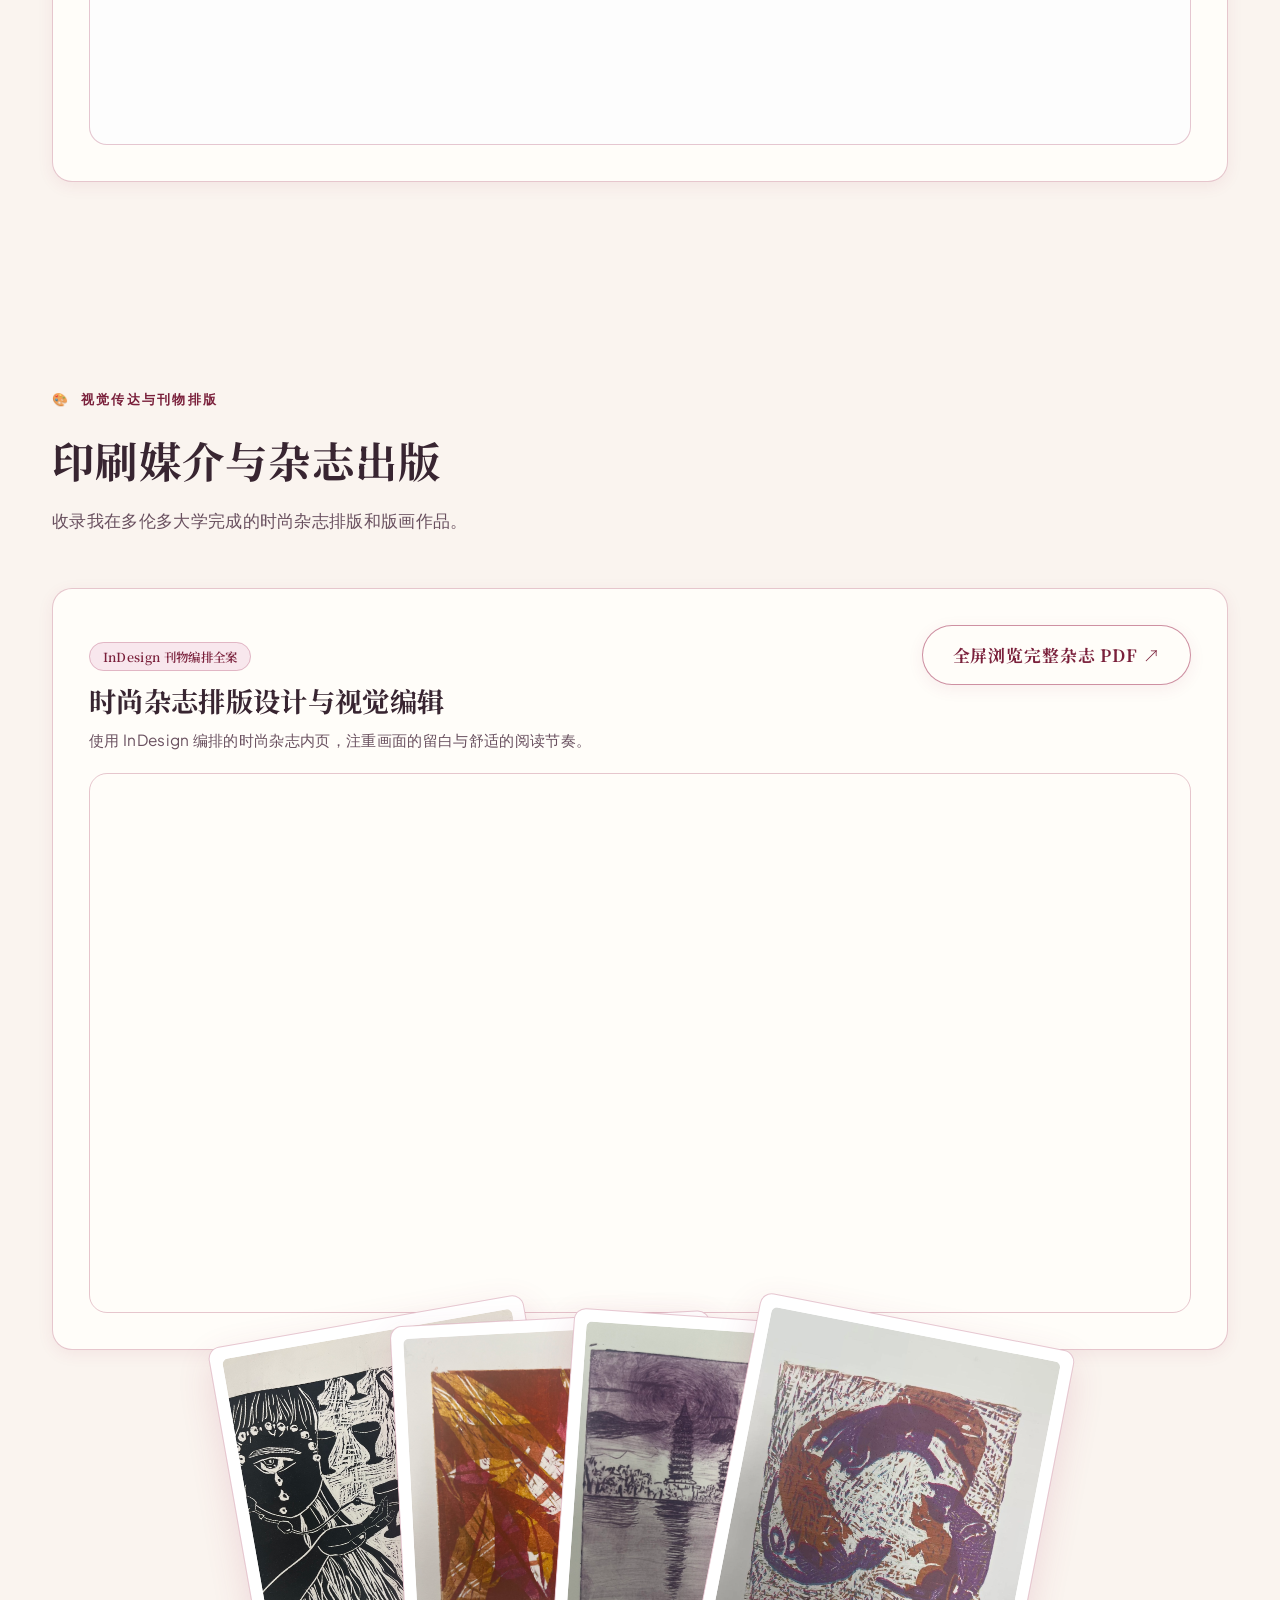
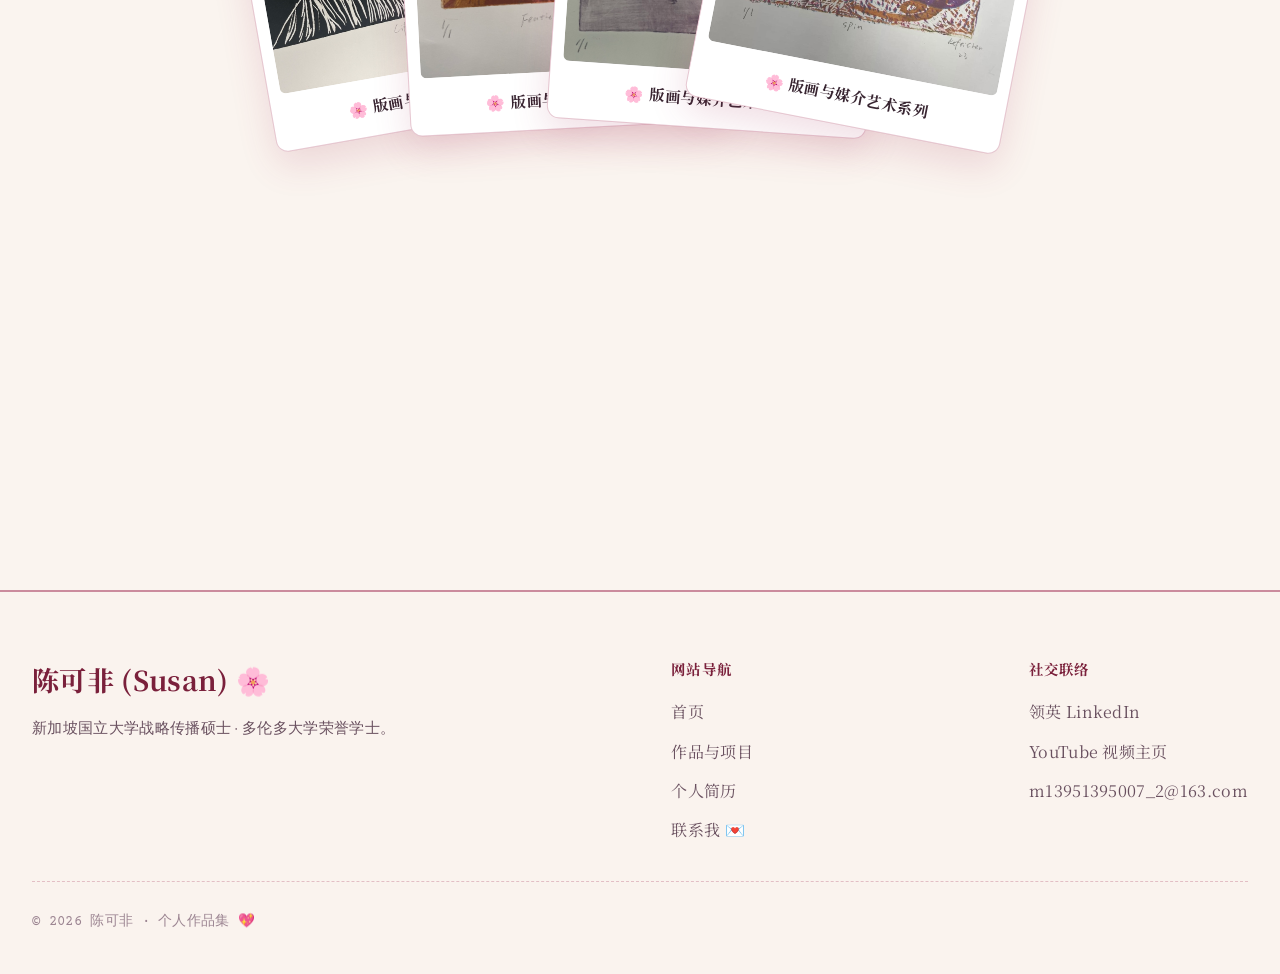
<file: Project 2/Gallery.html>
<!doctype html>
<html lang="zh-CN">
<head>
  <meta charset="utf-8">
  <meta name="viewport" content="width=device-width, initial-scale=1.0">
  <title>作品与项目 | 陈可非 (Susan) 🌸</title>
  <meta name="description" content="陈可非创意作品集 - 欧莱雅商业挑战赛策划案、My Dorm Store 营销全案、原创 AI 动漫短片、SSENSE 交互原型与印刷媒介出版设计。">
  <link rel="stylesheet" href="style.css">
  <script src="i18n.js"></script>
</head>
<body>

  <!-- 网站导航栏 -->
  <header class="site-header">
    <div class="nav-container">
      <a href="index.html" class="brand-logo">
        <span class="brand-name">陈可非 <span class="brand-script">Susan</span></span>
        <span class="brand-subtitle">新加坡国立大学 × 多伦多大学 · 个人作品集</span>
      </a>
      <nav class="site-nav">
        <a class="nav-link" href="index.html" data-i18n="nav.home">首页</a>
        <a class="nav-link active" href="Gallery.html" data-i18n="nav.gallery">作品与项目</a>
        <a class="nav-link" href="Resume.html" data-i18n="nav.resume">个人简历</a>
        <a class="nav-link nav-cta" href="Contact.html" data-i18n="nav.contact">联系我 💌</a>
        <button id="lang-toggle" class="lang-toggle-btn" aria-label="Toggle language" title="Switch Language">
          <span class="globe-icon">🌐</span>
          <span class="lang-text" data-i18n="lang.toggle_btn">EN</span>
        </button>
      </nav>
    </div>
  </header>

  <!-- 页面横幅 Banner -->
  <section class="subpage-hero">
    <div class="container">
      <span class="subpage-tag" data-i18n="gallery.hero_tag">🎀 精选作品集 · PORTFOLIO</span>
      <h1 class="subpage-title" data-i18n="gallery.hero_title">创意项目与<span>艺术作品</span></h1>
      <p class="subpage-desc" data-i18n="gallery.hero_desc">
        这里收录了我在品牌策划、市场调研、AI 视频创作与交互设计中的精选项目。
      </p>
    </div>
  </section>

  <!-- 主要内容区域 -->
  <main class="container">

    <!-- 板块一: 战略营销与商业策划 -->
    <section id="marketing-projects" class="section" style="padding-top: 0;">
      <div class="section-header">
        <span class="section-tag" data-i18n="gallery.sec1_tag">🌸 商业策划与品牌咨询</span>
        <h2 class="section-title" data-i18n="gallery.sec1_title">品牌战略全案与市场调研</h2>
        <p class="section-desc" data-i18n="gallery.sec1_desc">
          涵盖欧莱雅商业挑战赛策划全案与海外生活方式品牌市场营销调研。
        </p>
      </div>

      <div class="grid-projects">
        <!-- 案例 1: Maison Margiela -->
        <article id="margiela" class="project-card">
          <div class="card-media">
            <img src="Images/Maison_Margiela_Project.jpg" alt="Maison Margiela 品牌战略全案">
            <span class="card-media-badge" data-i18n="p1.badge">🎀 欧莱雅商赛 Brandstorm</span>
          </div>
          <div class="card-body">
            <div class="card-tags">
              <span class="tag-pill tag-featured" data-i18n="p1.tag1">品牌战略</span>
              <span class="tag-pill" data-i18n="p1.tag2">奢侈品营销</span>
              <span class="tag-pill" data-i18n="p1.tag3">香氛叙事</span>
              <span class="tag-pill" data-i18n="p1.tag4">Canva 演示</span>
            </div>
            <h3 class="card-title" data-i18n="p1.title">Maison Margiela：奢侈品沉浸式体验与品牌传播全案</h3>
            <p class="card-desc" data-i18n="p1.desc">
              针对商业赛事<strong>欧莱雅 Brandstorm</strong> 打造。深度解构 Maison Margiela 先锋时尚美学与香氛产品线，构建打通全渠道感官体验的数字叙事框架，精准赋能品牌在 Z 世代年轻圈层中的情绪共鸣。
            </p>
            <div class="card-footer">
              <a href="https://www.canva.com/design/DAHDSswVoE4/EtMs_yeeLUYKKAIg9IhPiQ/edit" target="_blank" rel="noopener noreferrer" class="btn btn-primary" style="padding: 0.6rem 1.4rem; font-size: 0.95rem;" data-i18n="gallery.btn_canva">
                打开 Canva 演示全案 ↗
              </a>
              <span class="tag-pill" data-i18n="gallery.pill_strategy">商业策划全案</span>
            </div>
          </div>
        </article>

        <!-- 案例 2: My Dorm Store -->
        <article id="mydormstore" class="project-card">
          <div class="card-media">
            <img src="Images/My_Dorm_Store_Cover.jpg" alt="My Dorm Store 市场营销全案">
            <span class="card-media-badge" data-i18n="p2.badge">🌸 市场营销全案</span>
          </div>
          <div class="card-body">
            <div class="card-tags">
              <span class="tag-pill tag-featured" data-i18n="p2.tag1">B2C 增长</span>
              <span class="tag-pill" data-i18n="p2.tag2">营销漏斗模型</span>
              <span class="tag-pill" data-i18n="p2.tag3">品牌 3V 框架</span>
              <span class="tag-pill" data-i18n="p2.tag4">Wix 原型落地</span>
            </div>
            <h3 class="card-title" data-i18n="p2.title">My Dorm Store：B2C 校园宿舍生活方式品牌营销全案</h3>
            <p class="card-desc" data-i18n="p2.desc">
              为加拿大高校新生宿舍生活品牌提供全链路市场调研与 2025 增长规划（目标提升 20% 销售额与 30% 知名度）。构建目标人群画像、营销漏斗付费广告预算分配策略，并完成 Wix 官网落地页重塑。
            </p>
            <div class="card-footer" style="flex-wrap: wrap; gap: 0.6rem;">
              <a href="other files/My Dorm Store Marketing Report.pdf" target="_blank" class="btn btn-primary" style="padding: 0.6rem 1.35rem; font-size: 0.95rem;" data-i18n="p2.btn_pdf">
                在线阅读完整 PDF 报告 ↗
              </a>
              <a href="https://nisirui6.wixsite.com/my-site-7" target="_blank" rel="noopener noreferrer" class="btn btn-secondary" style="padding: 0.6rem 1.25rem; font-size: 0.95rem;" data-i18n="gallery.btn_wix">
                访问 Wix 落地页 ↗
              </a>
            </div>
          </div>
        </article>
      </div>
    </section>

    <!-- 板块二: 前沿媒体与生成式 AI 影视 -->
    <section id="ai-anime" class="section">
      <div class="section-header">
        <span class="section-tag" data-i18n="gallery.sec2_tag">✨ 前沿媒体与数字艺术</span>
        <h2 class="section-title" data-i18n="gallery.sec2_title">生成式 AI 概念短片</h2>
        <p class="section-desc" data-i18n="gallery.sec2_desc">
          运用生成式 AI 工具链与数字影视制作全流程打造的原创动漫概念作品。
        </p>
      </div>

      <!-- 核心作品: 另一场绽放 (无嵌入播放器，点击直接前往 YouTube 观看) -->
      <div class="video-card-container">
        <div class="video-link-grid">
          <!-- 视频封面卡片，点击直达 YouTube -->
          <a href="https://www.youtube.com/watch?v=8Vp1lhLAo2I&t=71s" target="_blank" rel="noopener noreferrer" style="position: relative; display: block; border-radius: 16px; overflow: hidden; border: 4px solid #FFFFFF; outline: 1.5px dashed var(--pink-vintage); box-shadow: var(--shadow-card);" title="点击前往 YouTube 观看完整视频">
            <img src="Images/In_Another_Bloom_AI.jpg" alt="《另一场绽放》AI 动漫封面" style="width: 100%; height: 320px; object-fit: cover;">
            <!-- 播放按钮浮层 -->
            <div style="position: absolute; inset: 0; background: rgba(56, 37, 49, 0.3); display: flex; align-items: center; justify-content: center;">
              <div style="width: 64px; height: 64px; border-radius: 50%; background: var(--wine-seal); color: #fff; display: flex; align-items: center; justify-content: center; font-size: 1.75rem; box-shadow: var(--shadow-seal); padding-left: 4px;">
                ▶
              </div>
            </div>
            <span style="position: absolute; bottom: 12px; right: 12px; background: rgba(56, 37, 49, 0.85); color: #fff; font-family: var(--font-mono); font-size: 0.76rem; padding: 4px 10px; border-radius: 4px;" data-i18n="gallery.card_yt_jump">
              前往 YouTube 观看 ↗
            </span>
          </a>

          <!-- 作品文字解说与直达按钮 -->
          <div>
            <span class="tag-pill tag-featured" style="margin-bottom: 0.75rem; display: inline-block;" data-i18n="gallery.film_director_tag">✨ 独立全流程自制作品</span>
            <h3 style="font-family: var(--font-serif-cn); font-size: 2rem; color: var(--text-ink-dark); margin-bottom: 0.5rem; line-height: 1.3;" data-i18n="gallery.film_title">
              《另一场绽放 (In Another Bloom)》
            </h3>
            <p style="font-family: var(--font-serif-cn); font-size: 1.05rem; color: var(--wine-seal); font-weight: 600; margin-bottom: 0.75rem;" data-i18n="gallery.film_sub">
              原创 AI 动漫概念短片
            </p>
            <p style="font-size: 0.98rem; color: var(--text-ink-medium); line-height: 1.8; margin-bottom: 1.5rem;" data-i18n="gallery.film_desc">
              原创 AI 动漫艺术短片。探索生成式 AI 工具在场景连贯性、唯美光影构图与情感共鸣的表达。
            </p>
            <div style="display: flex; gap: 1rem; align-items: center; flex-wrap: wrap;">
              <a href="https://www.youtube.com/watch?v=8Vp1lhLAo2I&t=71s" target="_blank" rel="noopener noreferrer" class="btn btn-primary" style="padding: 0.75rem 1.8rem; font-size: 1rem;" data-i18n="gallery.btn_yt_watch">
                前往 YouTube 观看完整视频 ▶
              </a>
              <span class="tag-pill" style="font-size: 0.82rem;" data-i18n="gallery.film_hd_pill">高清 1080P · 原创音乐</span>
            </div>
          </div>
        </div>
      </div>
    </section>

    <!-- 板块三: 数字交互体验与 UI/UX 原型设计 -->
    <section id="ssense" class="section">
      <div class="section-header">
        <span class="section-tag" data-i18n="gallery.sec3_tag">💖 数字交互与体验设计</span>
        <h2 class="section-title" data-i18n="gallery.sec3_title">UI/UX 界面重构与高保真原型</h2>
        <p class="section-desc" data-i18n="gallery.sec3_desc">针对时尚电商平台 SSENSE 进行的体验分析、线框图推演与 Figma 交互原型重构。</p>
      </div>

      <div class="video-card-container">
        <div style="display: flex; justify-content: space-between; align-items: baseline; margin-bottom: 1.5rem; flex-wrap: wrap; gap: 1rem;">
          <div>
            <span class="tag-pill tag-featured" data-i18n="gallery.ssense_tag">Figma 高保真交互原型</span>
            <h3 style="font-family: var(--font-serif-cn); font-size: 1.85rem; color: var(--text-ink-dark); margin-top: 0.4rem;" data-i18n="gallery.ssense_title">SSENSE：高定电商数字导购体验重构设计</h3>
            <p style="color: var(--text-ink-medium); font-size: 0.98rem;" data-i18n="gallery.ssense_desc">极简主义奢品艺术画报排版与顺畅无阻的购物决策流程融合。</p>
          </div>
          <div style="display: flex; gap: 0.75rem; flex-wrap: wrap;">
            <a href="https://www.figma.com/file/NtJrOQ6XCEN53p4kDRyqcV/SSENSE?type=design&node-id=0%3A1&mode=design&t=7XXbhfQ2fX0tbKRV-1" target="_blank" rel="noopener noreferrer" class="btn btn-primary" data-i18n="gallery.btn_figma">
              在 Figma 中体验交互原型 ↗
            </a>
            <a href="other files/SSENSE – Figma.pdf" target="_blank" class="btn btn-secondary" data-i18n="gallery.btn_ssense_pdf">
              查阅设计说明手册 (PDF) ↗
            </a>
          </div>
        </div>

        <div class="embedded-document-frame" style="border-radius: 18px; overflow: hidden; border: 1.5px solid var(--border-vintage); background: #fdfdfd; height: 520px;">
          <iframe src="other files/SSENSE – Figma.pdf" title="SSENSE 改版设计展示" width="100%" height="100%" style="border: 0;"></iframe>
        </div>
      </div>
    </section>

    <!-- 板块四: 版式设计与印刷媒介 -->
    <section id="print-media" class="section">
      <div class="section-header">
        <span class="section-tag" data-i18n="gallery.sec4_tag">🎨 视觉传达与刊物排版</span>
        <h2 class="section-title" data-i18n="gallery.sec4_title">印刷媒介与杂志出版</h2>
        <p class="section-desc" data-i18n="gallery.sec4_desc">
          在本科期间创作的时尚杂志排版与版画作品，记录我对质感与美学的探索。
        </p>
      </div>

      <!-- 杂志全案嵌入 -->
      <div class="video-card-container" style="margin-bottom: 3.5rem;">
        <div style="display: flex; justify-content: space-between; align-items: baseline; margin-bottom: 1.25rem; flex-wrap: wrap; gap: 1rem;">
          <div>
            <span class="tag-pill" data-i18n="gallery.mag_tag">InDesign 刊物编排全案</span>
            <h3 style="font-family: var(--font-serif-cn); font-size: 1.7rem; color: var(--text-ink-dark); margin-top: 0.4rem;" data-i18n="gallery.mag_title">时尚杂志排版设计与视觉编辑</h3>
            <p style="color: var(--text-ink-medium); font-size: 0.96rem;" data-i18n="gallery.mag_desc">使用 InDesign 编排的时尚杂志内页，注重画面的留白与舒适的阅读节奏。</p>
          </div>
          <a href="other files/in design magazine.pdf" target="_blank" class="btn btn-secondary" data-i18n="gallery.btn_mag_pdf">
            全屏浏览完整杂志 PDF ↗
          </a>
        </div>
        <div class="embedded-document-frame" style="border-radius: 18px; overflow: hidden; border: 1.5px solid var(--border-vintage); height: 540px;">
          <iframe src="other files/in design magazine.pdf" title="时尚杂志排版 PDF" width="100%" height="100%" style="border: 0;"></iframe>
        </div>
      </div>

      <!-- 翻动书页交叉堆叠展示（纯艺术版画媒介系列） -->
      <div class="art-book-deck-container">
        <div style="text-align: center; margin-bottom: 1.5rem;">
          <span class="tag-pill" style="font-size: 0.85rem; padding: 0.35rem 1rem;" data-i18n="gallery.book_hint">✦ 鼠标轻触或悬停任意书页 · 翻动浮起放大品读 ✦</span>
        </div>
        <div class="art-book-deck">
          <div class="book-page-card">
            <img src="Print media/WechatIMG1168.jpeg" alt="版画展出作品" loading="lazy">
            <div class="book-page-label" data-i18n="gallery.book_label">🌸 版画与媒介艺术系列</div>
          </div>
          <div class="book-page-card">
            <img src="Print media/WechatIMG1169.jpeg" alt="版画展出作品" loading="lazy">
            <div class="book-page-label" data-i18n="gallery.book_label">🌸 版画与媒介艺术系列</div>
          </div>
          <div class="book-page-card">
            <img src="Print media/WechatIMG1172.jpeg" alt="版画展出作品" loading="lazy">
            <div class="book-page-label" data-i18n="gallery.book_label">🌸 版画与媒介艺术系列</div>
          </div>
          <div class="book-page-card">
            <img src="Print media/WechatIMG1174.jpeg" alt="版画展出作品" loading="lazy">
            <div class="book-page-label" data-i18n="gallery.book_label">🌸 版画与媒介艺术系列</div>
          </div>
        </div>
      </div>
    </section>

  </main>

  <!-- 网站页脚 -->
  <footer class="site-footer">
    <div class="footer-container">
      <div class="footer-top">
        <div class="footer-brand">
          <h3 class="footer-brand-title" data-i18n="footer.brand_title">陈可非 (Susan) 🌸</h3>
          <p class="footer-brand-desc" data-i18n="footer.brand_desc">
            新加坡国立大学战略传播硕士 · 多伦多大学荣誉学士。
          </p>
        </div>
        <div class="footer-links-col">
          <span class="footer-col-title" data-i18n="footer.nav_title">网站导航</span>
          <a href="index.html" class="footer-link" data-i18n="nav.home">首页</a>
          <a href="Gallery.html" class="footer-link" data-i18n="nav.gallery">作品与项目</a>
          <a href="Resume.html" class="footer-link" data-i18n="nav.resume">个人简历</a>
          <a href="Contact.html" class="footer-link" data-i18n="nav.contact">联系我</a>
        </div>
        <div class="footer-links-col">
          <span class="footer-col-title" data-i18n="footer.social_title">社交联络</span>
          <a href="https://www.linkedin.com/in/%E5%8F%AF%E9%9D%9E-%E9%99%88-438ab32bb/" target="_blank" rel="noopener noreferrer" class="footer-link">领英 LinkedIn</a>
          <a href="https://www.youtube.com/@KefeiChen-c9f" target="_blank" rel="noopener noreferrer" class="footer-link">YouTube 视频主页</a>
          <a href="mailto:m13951395007_2@163.com" class="footer-link">m13951395007_2@163.com</a>
        </div>
      </div>
      <div class="footer-bottom">
        <span data-i18n="footer.bottom">© 2026 陈可非 · 个人作品集 💖</span>
      </div>
    </div>
  </footer>

</body>
</html>
</file>
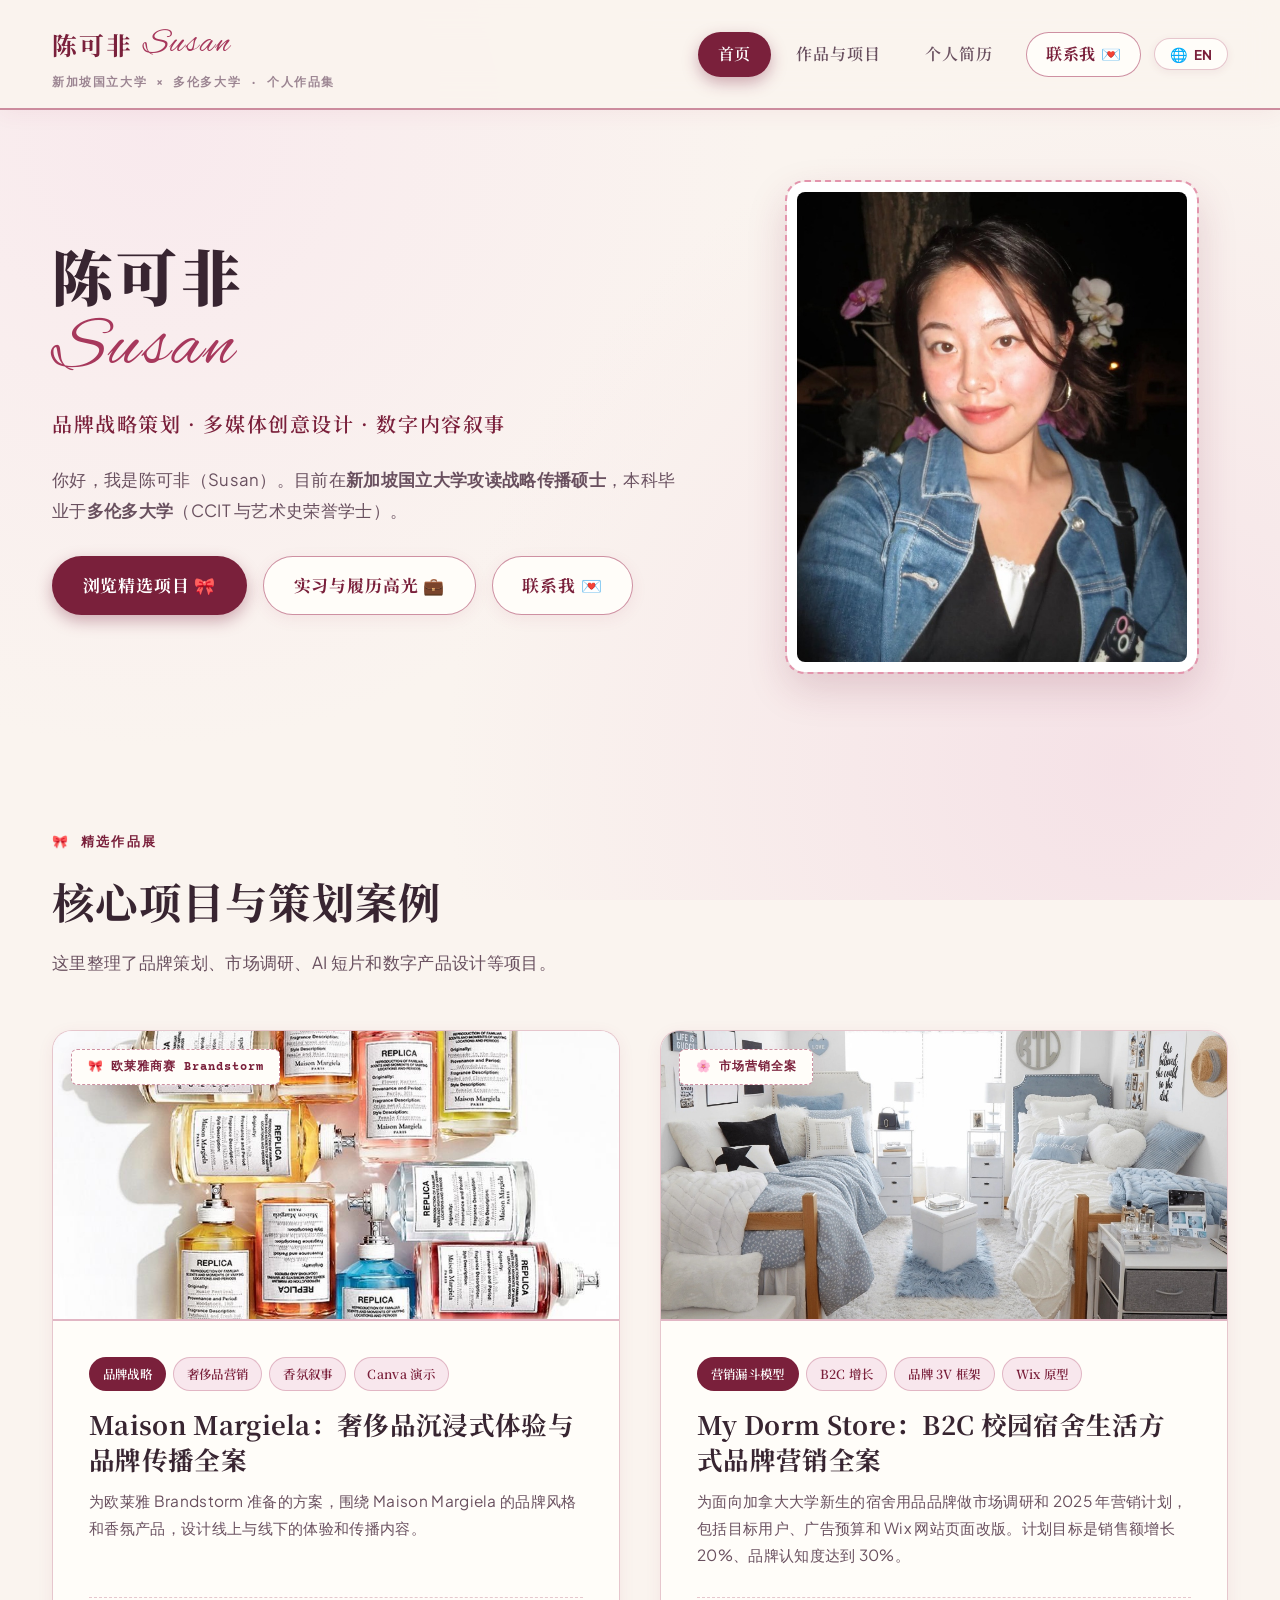
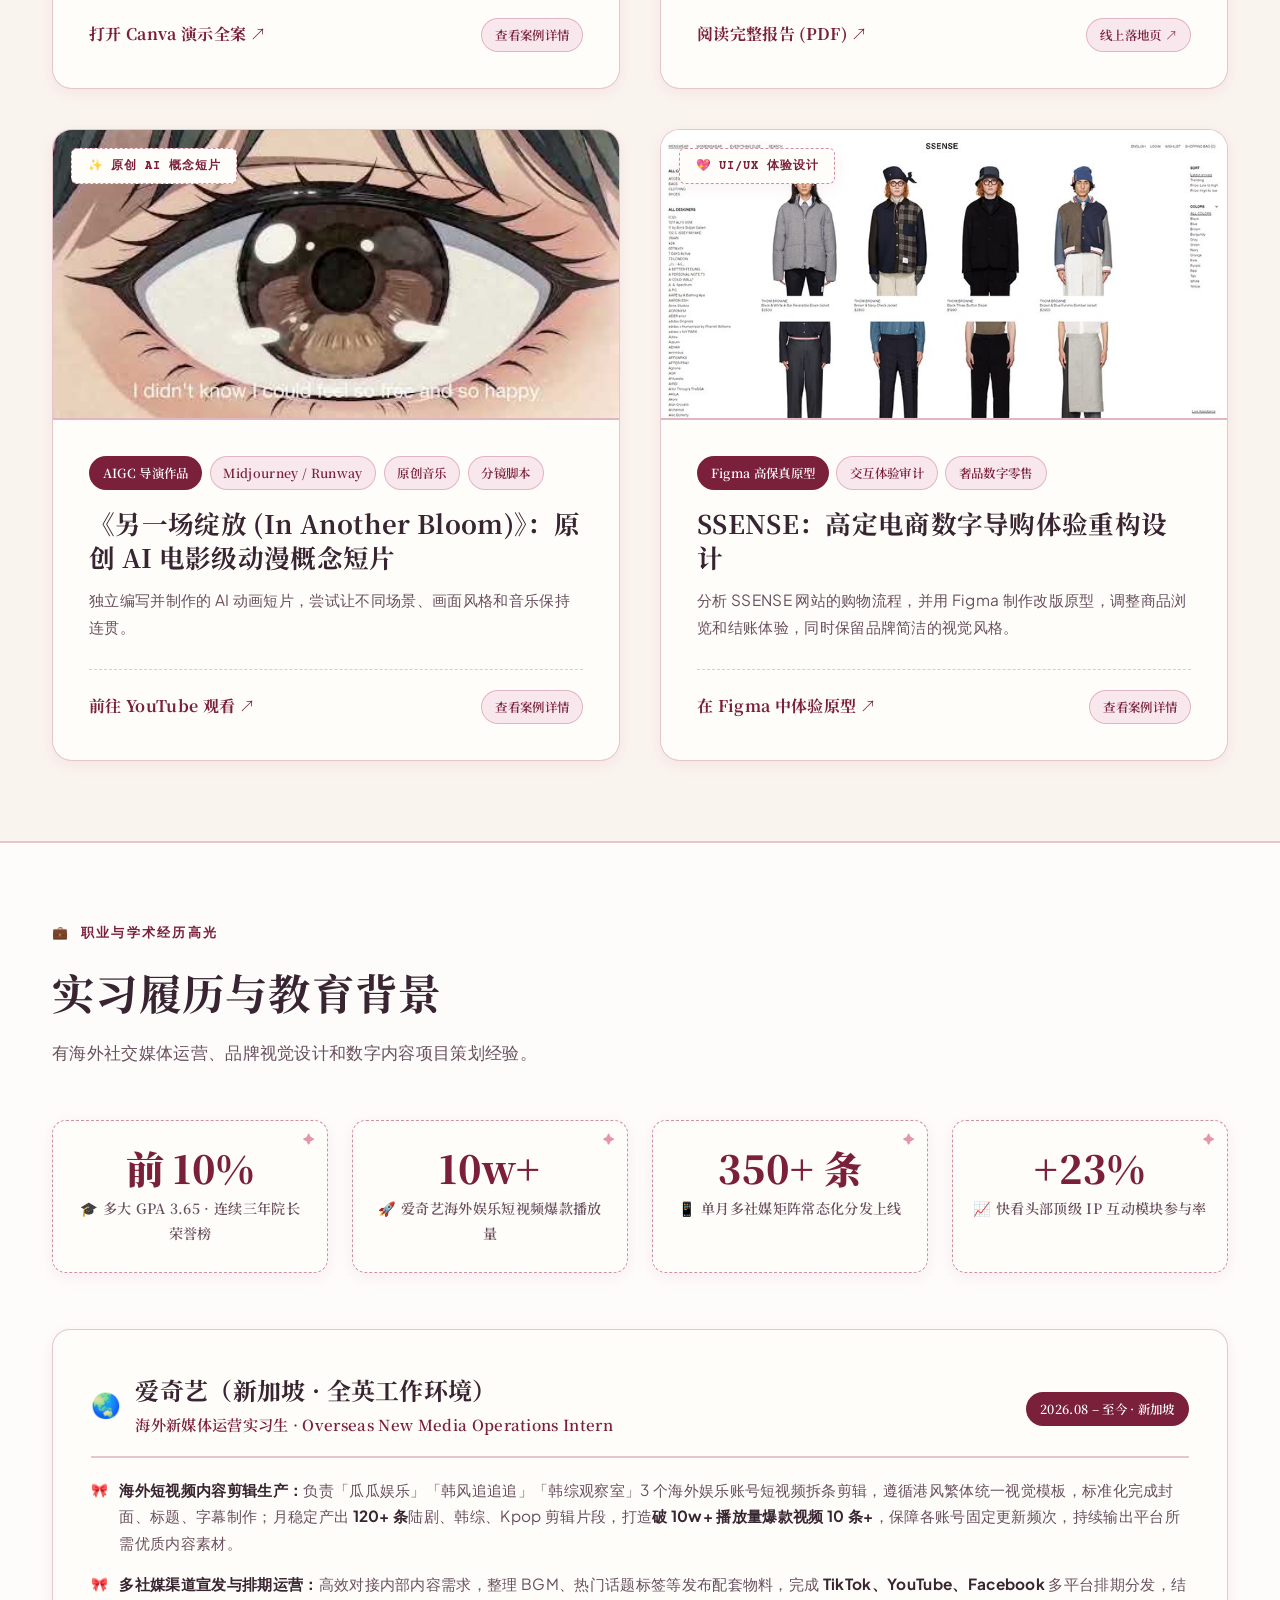
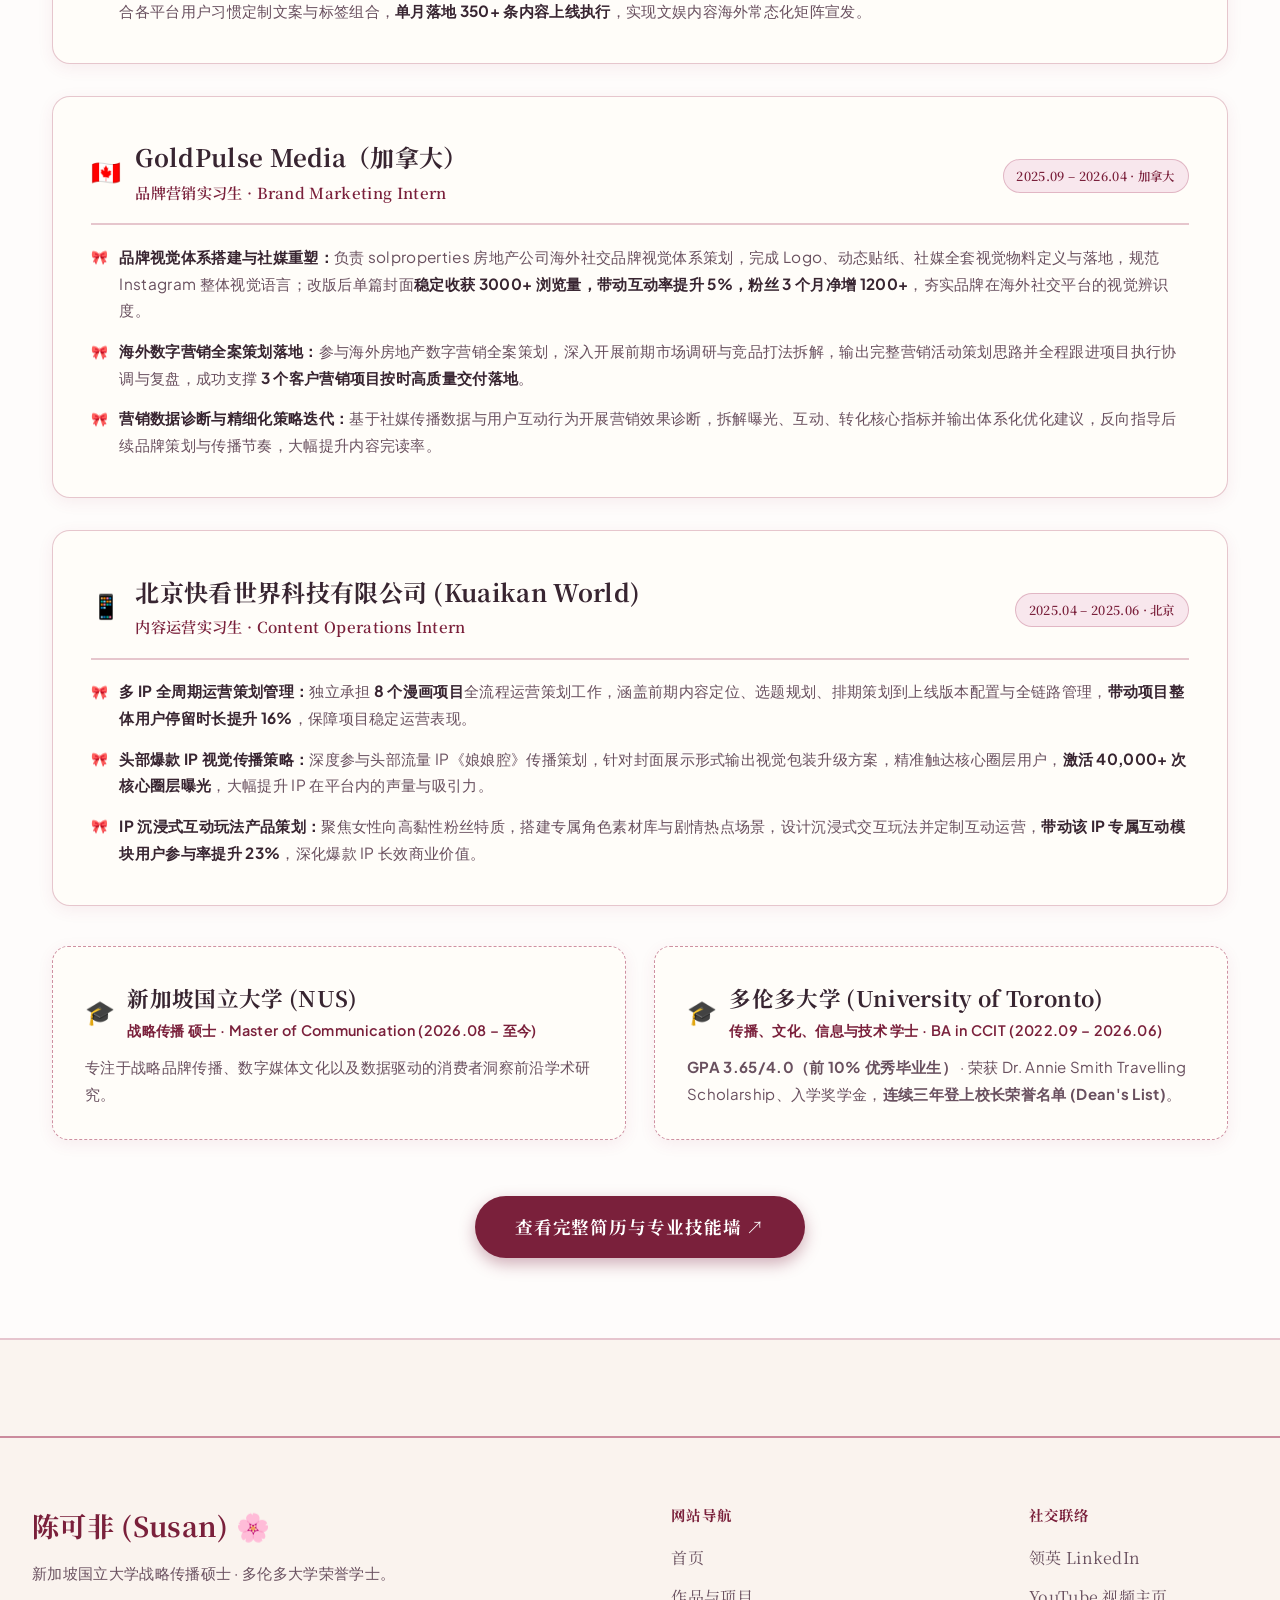
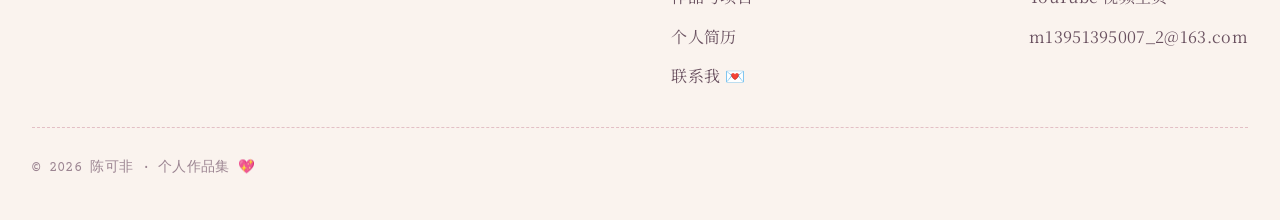
<file: Project 2/Home.html>
<!doctype html>
<html lang="zh-CN">
<head>
  <meta charset="utf-8">
  <meta name="viewport" content="width=device-width, initial-scale=1.0">
  <title>陈可非 (Susan) | 个人作品集与品牌战略策划 🌸</title>
  <meta name="description" content="陈可非 (Susan Chen) 个人作品集与履历 - 新加坡国立大学战略传播硕士、多伦多大学 CCIT 与艺术史学士。">
  <link rel="stylesheet" href="style.css">
  <script src="i18n.js"></script>
</head>
<body>

  <!-- 网站导航栏 -->
  <header class="site-header">
    <div class="nav-container">
      <a href="index.html" class="brand-logo">
        <span class="brand-name">陈可非 <span class="brand-script">Susan</span></span>
        <span class="brand-subtitle">新加坡国立大学 × 多伦多大学 · 个人作品集</span>
      </a>
      <nav class="site-nav">
        <a class="nav-link active" href="index.html" data-i18n="nav.home">首页</a>
        <a class="nav-link" href="Gallery.html" data-i18n="nav.gallery">作品与项目</a>
        <a class="nav-link" href="Resume.html" data-i18n="nav.resume">个人简历</a>
        <a class="nav-link nav-cta" href="Contact.html" data-i18n="nav.contact">联系我 💌</a>
        <button id="lang-toggle" class="lang-toggle-btn" aria-label="Toggle language" title="Switch Language">
          <span class="globe-icon">🌐</span>
          <span class="lang-text" data-i18n="lang.toggle_btn">EN</span>
        </button>
      </nav>
    </div>
  </header>

  <!-- 首页主视觉 Hero 板块 -->
  <section class="home-hero">
    <div class="hero-content">
      <h1 class="hero-title">
        <span data-i18n="home.hero_name">陈可非</span>
        <span class="hero-script-name">Susan</span>
      </h1>
      <p class="hero-subtitle" data-i18n="home.hero_subtitle">品牌战略策划 · 多媒体创意设计 · 数字内容叙事</p>
      <p class="hero-bio" data-i18n="home.hero_bio">
        你好，我是陈可非（Susan）。目前在<strong>新加坡国立大学攻读战略传播硕士</strong>，本科毕业于<strong>多伦多大学</strong>（CCIT 与艺术史荣誉学士）。
      </p>

      <div class="hero-actions">
        <a href="#featured-projects" class="btn btn-primary" data-i18n="home.btn_projects">浏览精选项目 🎀</a>
        <a href="#experience" class="btn btn-secondary" data-i18n="home.btn_experience">实习与履历高光 💼</a>
        <a href="Contact.html" class="btn btn-secondary" data-i18n="home.btn_contact">联系我 💌</a>
      </div>
    </div>

    <div class="hero-visual">
      <div class="profile-card-wrapper">
        <div class="profile-img-frame">
          <img src="Images/profile.jpeg" alt="陈可非个人肖像照片">
        </div>
      </div>
    </div>
  </section>

  <!-- 精选项目展览板块 -->
  <section id="featured-projects" class="section">
    <div class="container">
      <div class="section-header">
        <span class="section-tag" data-i18n="home.proj_tag">🎀 精选作品展</span>
        <h2 class="section-title" data-i18n="home.proj_title">核心项目与策划案例</h2>
        <p class="section-desc" data-i18n="home.proj_desc">
          涵盖奢侈品商业全案、市场深度调研、生成式 AI 动漫短片以及以人为本的数字交互原型。
        </p>
      </div>

      <div class="grid-projects">
        <!-- 项目 1: 欧莱雅商业精英挑战赛 Maison Margiela -->
        <article class="project-card">
          <div class="card-media">
            <img src="Images/Maison_Margiela_Project.jpg" alt="Maison Margiela 品牌战略全案">
            <span class="card-media-badge" data-i18n="p1.badge">🎀 欧莱雅商赛 Brandstorm</span>
          </div>
          <div class="card-body">
            <div class="card-tags">
              <span class="tag-pill tag-featured" data-i18n="p1.tag1">品牌战略</span>
              <span class="tag-pill" data-i18n="p1.tag2">奢侈品营销</span>
              <span class="tag-pill" data-i18n="p1.tag3">香氛叙事</span>
              <span class="tag-pill" data-i18n="p1.tag4">Canva 演示</span>
            </div>
            <h3 class="card-title" data-i18n="p1.title">Maison Margiela：奢侈品沉浸式体验与品牌传播全案</h3>
            <p class="card-desc" data-i18n="p1.desc">
              针对欧莱雅 Brandstorm商赛打造，深挖 Maison Margiela 先锋解构美学与香氛产品线，构建打通全渠道的感官叙事与面向 Z 世代年轻圈层的数字触点体验。
            </p>
            <div class="card-footer">
              <a href="https://www.canva.com/design/DAHDSswVoE4/EtMs_yeeLUYKKAIg9IhPiQ/edit" target="_blank" rel="noopener noreferrer" class="card-action-link" data-i18n="p1.btn_canva">
                打开 Canva 演示全案 <span>↗</span>
              </a>
              <a href="Gallery.html#margiela" class="tag-pill" data-i18n="p1.btn_detail">查看案例详情</a>
            </div>
          </div>
        </article>

        <!-- 项目 2: My Dorm Store 市场营销全案报告 -->
        <article class="project-card">
          <div class="card-media">
            <img src="Images/My_Dorm_Store_Cover.jpg" alt="My Dorm Store 市场营销调研报告">
            <span class="card-media-badge" data-i18n="p2.badge">🌸 市场营销全案</span>
          </div>
          <div class="card-body">
            <div class="card-tags">
              <span class="tag-pill tag-featured" data-i18n="p2.tag1">营销漏斗模型</span>
              <span class="tag-pill" data-i18n="p2.tag2">B2C 增长</span>
              <span class="tag-pill" data-i18n="p2.tag3">品牌 3V 框架</span>
              <span class="tag-pill" data-i18n="p2.tag4">Wix 原型</span>
            </div>
            <h3 class="card-title" data-i18n="p2.title">My Dorm Store：B2C 校园宿舍生活方式品牌营销全案</h3>
            <p class="card-desc" data-i18n="p2.desc">
              为加拿大高校新生宿舍生活品牌制定全案与 2025 增长蓝图（销售额预计提升 20%，品牌知名度达 30%）。完成核心用户画像、营销漏斗付费广告预算分配及 Wix 官网落地页改版。
            </p>
            <div class="card-footer">
              <a href="other files/My Dorm Store Marketing Report.pdf" target="_blank" class="card-action-link" data-i18n="p2.btn_pdf">
                阅读完整报告 (PDF) <span>↗</span>
              </a>
              <a href="https://nisirui6.wixsite.com/my-site-7" target="_blank" rel="noopener noreferrer" class="tag-pill">线上落地页 ↗</a>
            </div>
          </div>
        </article>

        <!-- 项目 3: AI 原创动漫《另一场绽放》 -->
        <article class="project-card">
          <div class="card-media">
            <img src="Images/In_Another_Bloom_AI.jpg" alt="AI 动漫作品 另一场绽放">
            <span class="card-media-badge" data-i18n="p3.badge">✨ 原创 AI 概念短片</span>
          </div>
          <div class="card-body">
            <div class="card-tags">
              <span class="tag-pill tag-featured" data-i18n="p3.tag1">AIGC 导演作品</span>
              <span class="tag-pill" data-i18n="p3.tag2">Midjourney / Runway</span>
              <span class="tag-pill" data-i18n="p3.tag3">原创音乐</span>
              <span class="tag-pill" data-i18n="p3.tag4">分镜脚本</span>
            </div>
            <h3 class="card-title" data-i18n="p3.title">《另一场绽放 (In Another Bloom)》：原创 AI 动漫概念短片</h3>
            <p class="card-desc" data-i18n="p3.desc">
              原创 AI 动漫艺术短片。探索生成式技术在艺术连贯性、电影级光影美学与情绪音乐同步表达中的前沿潜能。
            </p>
            <div class="card-footer">
              <a href="https://www.youtube.com/watch?v=8Vp1lhLAo2I&t=71s" target="_blank" rel="noopener noreferrer" class="card-action-link" data-i18n="p3.btn_yt">
                在 YouTube 上观看 <span>▶</span>
              </a>
              <a href="Gallery.html#ai-anime" class="tag-pill" data-i18n="p3.btn_detail">创作解析</a>
            </div>
          </div>
        </article>

        <!-- 项目 4: SSENSE 奢侈品电商网站界面重塑 -->
        <article class="project-card">
          <div class="card-media">
            <img src="Images/SSENSE_Redesign_Cover.jpg" alt="SSENSE 界面改版项目">
            <span class="card-media-badge" data-i18n="p4.badge">💖 UI/UX 体验设计</span>
          </div>
          <div class="card-body">
            <div class="card-tags">
              <span class="tag-pill tag-featured" data-i18n="p4.tag1">Figma 高保真原型</span>
              <span class="tag-pill" data-i18n="p4.tag2">交互体验审计</span>
              <span class="tag-pill" data-i18n="p4.tag3">奢品数字零售</span>
            </div>
            <h3 class="card-title" data-i18n="p4.title">SSENSE：高定电商数字导购体验重构设计</h3>
            <p class="card-desc" data-i18n="p4.desc">
              针对国际前沿时尚电商平台 SSENSE 进行全链路 UX 用户体验审计，在 Figma 中重塑高保真交互原型，完美兼顾先锋画报般的极简视觉与顺畅无阻的购物结算路径。
            </p>
            <div class="card-footer">
              <a href="https://www.figma.com/file/NtJrOQ6XCEN53p4kDRyqcV/SSENSE?type=design&node-id=0%3A1&mode=design&t=7XXbhfQ2fX0tbKRV-1" target="_blank" rel="noopener noreferrer" class="card-action-link" data-i18n="p4.btn_figma">
                打开 Figma 原型 <span>↗</span>
              </a>
              <a href="Gallery.html#ssense" class="tag-pill" data-i18n="p4.btn_detail">设计说明幻灯</a>
            </div>
          </div>
        </article>
      </div>
    </div>
  </section>

  <!-- 职业经历与学术高光板块 -->
  <section id="experience" class="section" style="background: rgba(255, 255, 255, 0.75); border-top: 2px double var(--border-vintage); border-bottom: 2px double var(--border-vintage);">
    <div class="container">

      <!-- 标题导言 -->
      <div class="section-header">
        <span class="section-tag" data-i18n="exp.tag">💼 职业与学术经历高光</span>
        <h2 class="section-title" data-i18n="exp.title">实习履历与教育背景</h2>
        <p class="section-desc" data-i18n="exp.desc">
          拥有海外流媒体跨国新媒体运营、品牌视觉体系搭建以及头部内容科技平台 IP 策划落地的完整实操经验。
        </p>
      </div>

      <!-- 数据成就看板 -->
      <div class="stats-grid">
        <div class="stat-card">
          <div class="stat-num" data-i18n="stat.s1_num">前 10%</div>
          <div class="stat-label" data-i18n="stat.s1_label">🎓 多大 GPA 3.65 · 连续三年院长荣誉榜</div>
        </div>
        <div class="stat-card">
          <div class="stat-num" data-i18n="stat.s2_num">10w+</div>
          <div class="stat-label" data-i18n="stat.s2_label">🚀 爱奇艺海外娱乐短视频爆款播放量</div>
        </div>
        <div class="stat-card">
          <div class="stat-num" data-i18n="stat.s3_num">350+ 条</div>
          <div class="stat-label" data-i18n="stat.s3_label">📱 单月多社媒矩阵常态化分发上线</div>
        </div>
        <div class="stat-card">
          <div class="stat-num" data-i18n="stat.s4_num">+23%</div>
          <div class="stat-label" data-i18n="stat.s4_label">📈 快看头部顶级 IP 互动模块参与率</div>
        </div>
      </div>

      <!-- 三大名企核心实习经历 -->
      <div class="exp-home-list">

        <!-- 经历 1: 爱奇艺 -->
        <article class="exp-home-card">
          <div class="exp-card-header">
            <div class="exp-company-box">
              <span class="exp-company-badge">🌏</span>
              <div>
                <h3 class="exp-company-name" data-i18n="iqiyi.name">爱奇艺（新加坡 · 全英工作环境）</h3>
                <span class="exp-role-title" data-i18n="iqiyi.role">海外新媒体运营实习生 · Overseas New Media Operations Intern</span>
              </div>
            </div>
            <span class="tag-pill tag-featured" data-i18n="iqiyi.date">2026.08 – 至今 · 新加坡</span>
          </div>

          <ul class="exp-bullets-list">
            <li class="exp-bullet-item" data-i18n="iqiyi.b1">
              <strong>海外短视频内容剪辑生产：</strong>负责「瓜瓜娱乐」「韩风追追追」「韩综观察室」3 个海外娱乐账号短视频拆条剪辑，遵循港风繁体统一视觉模板，标准化完成封面、标题、字幕制作；月稳定产出 <strong>120+ 条</strong>陆剧、韩综、Kpop 剪辑片段，打造<strong>破 10w+ 播放量爆款视频 10 条+</strong>，保障各账号固定更新频次，持续输出平台所需优质内容素材。
            </li>
            <li class="exp-bullet-item" data-i18n="iqiyi.b2">
              <strong>多社媒渠道宣发与排期运营：</strong>高效对接内部内容需求，整理 BGM、热门话题标签等发布配套物料，完成 <strong>TikTok、YouTube、Facebook</strong> 多平台排期分发，结合各平台用户习惯定制文案与标签组合，<strong>单月落地 350+ 条内容上线执行</strong>，实现文娱内容海外常态化矩阵宣发。
            </li>
          </ul>
        </article>

        <!-- 经历 2: GoldPulse Media -->
        <article class="exp-home-card">
          <div class="exp-card-header">
            <div class="exp-company-box">
              <span class="exp-company-badge">🇨🇦</span>
              <div>
                <h3 class="exp-company-name" data-i18n="gp.name">GoldPulse Media（加拿大）</h3>
                <span class="exp-role-title" data-i18n="gp.role">品牌营销实习生 · Brand Marketing Intern</span>
              </div>
            </div>
            <span class="tag-pill" data-i18n="gp.date">2025.09 – 2026.04 · 加拿大</span>
          </div>

          <ul class="exp-bullets-list">
            <li class="exp-bullet-item" data-i18n="gp.b1">
              <strong>品牌视觉体系搭建与社媒重塑：</strong>负责 solproperties 房地产公司海外社交品牌视觉体系策划，完成 Logo、动态贴纸、社媒全套视觉物料定义与落地，规范 Instagram 整体视觉语言；改版后单篇封面<strong>稳定收获 3000+ 浏览量，带动互动率提升 5%，粉丝 3 个月净增 1200+</strong>，夯实品牌在海外社交平台的视觉辨识度。
            </li>
            <li class="exp-bullet-item" data-i18n="gp.b2">
              <strong>海外数字营销全案策划落地：</strong>参与海外房地产数字营销全案策划，深入开展前期市场调研与竞品打法拆解，输出完整营销活动策划思路并全程跟进项目执行协调与复盘，成功支撑 <strong>3 个客户营销项目按时高质量交付落地</strong>。
            </li>
            <li class="exp-bullet-item" data-i18n="gp.b3">
              <strong>营销数据诊断与精细化策略迭代：</strong>基于社媒传播数据与用户互动行为开展营销效果诊断，拆解曝光、互动、转化核心指标并输出体系化优化建议，反向指导后续品牌策划与传播节奏，大幅提升内容完读率。
            </li>
          </ul>
        </article>

        <!-- 经历 3: 快看世界 -->
        <article class="exp-home-card">
          <div class="exp-card-header">
            <div class="exp-company-box">
              <span class="exp-company-badge">📱</span>
              <div>
                <h3 class="exp-company-name" data-i18n="kk.name">北京快看世界科技有限公司 (Kuaikan World)</h3>
                <span class="exp-role-title" data-i18n="kk.role">内容运营实习生 · Content Operations Intern</span>
              </div>
            </div>
            <span class="tag-pill" data-i18n="kk.date">2025.04 – 2025.06 · 北京</span>
          </div>

          <ul class="exp-bullets-list">
            <li class="exp-bullet-item" data-i18n="kk.b1">
              <strong>多 IP 全周期运营策划管理：</strong>独立承担 <strong>8 个漫画项目</strong>全流程运营策划工作，涵盖前期内容定位、选题规划、排期策划到上线版本配置与全链路管理，<strong>带动项目整体用户停留时长提升 16%</strong>，保障项目稳定运营表现。
            </li>
            <li class="exp-bullet-item" data-i18n="kk.b2">
              <strong>头部爆款 IP 视觉传播策略：</strong>深度参与头部流量 IP《娘娘腔》传播策划，针对封面展示形式输出视觉包装升级方案，精准触达核心圈层用户，<strong>激活 40,000+ 次核心圈层曝光</strong>，大幅提升 IP 在平台内的声量与吸引力。
            </li>
            <li class="exp-bullet-item" data-i18n="kk.b3">
              <strong>IP 沉浸式互动玩法产品策划：</strong>聚焦女性向高黏性粉丝特质，搭建专属角色素材库与剧情热点场景，设计沉浸式交互玩法并定制互动运营，<strong>带动该 IP 专属互动模块用户参与率提升 23%</strong>，深化爆款 IP 长效商业价值。
            </li>
          </ul>
        </article>

      </div>

      <!-- 教育背景与奖学金卡片 -->
      <div class="edu-banner-grid">
        <div class="edu-mini-card">
          <div style="display: flex; align-items: center; gap: 0.75rem; margin-bottom: 0.5rem;">
            <span style="font-size: 1.5rem;">🎓</span>
            <div>
              <h4 style="font-family: var(--font-serif-cn); font-size: 1.35rem; font-weight: 700; color: var(--text-ink-dark);" data-i18n="edu.nus_title">新加坡国立大学 (NUS)</h4>
              <p style="font-size: 0.9rem; color: var(--wine-seal); font-weight: 600;" data-i18n="edu.nus_deg">战略传播 硕士 · Master of Communication (2026.08 – 至今)</p>
            </div>
          </div>
          <p style="font-size: 0.94rem; color: var(--text-ink-medium); line-height: 1.75; margin-top: 0.65rem;" data-i18n="edu.nus_desc">
            专注于战略品牌传播、数字媒体文化以及数据驱动的消费者洞察前沿学术研究。
          </p>
        </div>

        <div class="edu-mini-card">
          <div style="display: flex; align-items: center; gap: 0.75rem; margin-bottom: 0.5rem;">
            <span style="font-size: 1.5rem;">🎓</span>
            <div>
              <h4 style="font-family: var(--font-serif-cn); font-size: 1.35rem; font-weight: 700; color: var(--text-ink-dark);" data-i18n="edu.uot_title">多伦多大学 (University of Toronto)</h4>
              <p style="font-size: 0.9rem; color: var(--wine-seal); font-weight: 600;" data-i18n="edu.uot_deg">传播、文化、信息与技术 学士 · BA in CCIT (2022.09 – 2026.06)</p>
            </div>
          </div>
          <p style="font-size: 0.94rem; color: var(--text-ink-medium); line-height: 1.75; margin-top: 0.65rem;" data-i18n="edu.uot_desc">
            <strong>GPA 3.65/4.0（前 10% 优秀毕业生）</strong> · 荣获 Dr. Annie Smith Travelling Scholarship、入学奖学金，<strong>连续三年登上校长荣誉名单 (Dean's List)</strong>。
          </p>
        </div>
      </div>

      <!-- 按钮跳转 -->
      <div style="text-align: center; margin-top: 3.5rem;">
        <a href="Resume.html" class="btn btn-primary" style="padding: 0.9rem 2.4rem; font-size: 1.1rem;" data-i18n="home.btn_view_resume">
          查看完整简历与专业技能墙 ↗
        </a>
      </div>

    </div>
  </section>

  <!-- 网站页脚 -->
  <footer class="site-footer">
    <div class="footer-container">
      <div class="footer-top">
        <div class="footer-brand">
          <h3 class="footer-brand-title" data-i18n="footer.brand_title">陈可非 (Susan) 🌸</h3>
          <p class="footer-brand-desc" data-i18n="footer.brand_desc">
            新加坡国立大学战略传播硕士 · 多伦多大学荣誉学士。
          </p>
        </div>
        <div class="footer-links-col">
          <span class="footer-col-title" data-i18n="footer.nav_title">网站导航</span>
          <a href="index.html" class="footer-link" data-i18n="nav.home">首页</a>
          <a href="Gallery.html" class="footer-link" data-i18n="nav.gallery">作品与项目</a>
          <a href="Resume.html" class="footer-link" data-i18n="nav.resume">个人简历</a>
          <a href="Contact.html" class="footer-link" data-i18n="nav.contact">联系我</a>
        </div>
        <div class="footer-links-col">
          <span class="footer-col-title" data-i18n="footer.social_title">社交联络</span>
          <a href="https://www.linkedin.com/in/%E5%8F%AF%E9%9D%9E-%E9%99%88-438ab32bb/" target="_blank" rel="noopener noreferrer" class="footer-link">领英 LinkedIn</a>
          <a href="https://www.youtube.com/@KefeiChen-c9f" target="_blank" rel="noopener noreferrer" class="footer-link">YouTube 视频主页</a>
          <a href="mailto:m13951395007_2@163.com" class="footer-link">m13951395007_2@163.com</a>
        </div>
      </div>
      <div class="footer-bottom">
        <span data-i18n="footer.bottom">© 2026 陈可非 · 个人作品集 💖</span>
      </div>
    </div>
  </footer>

</body>
</html>
</file>
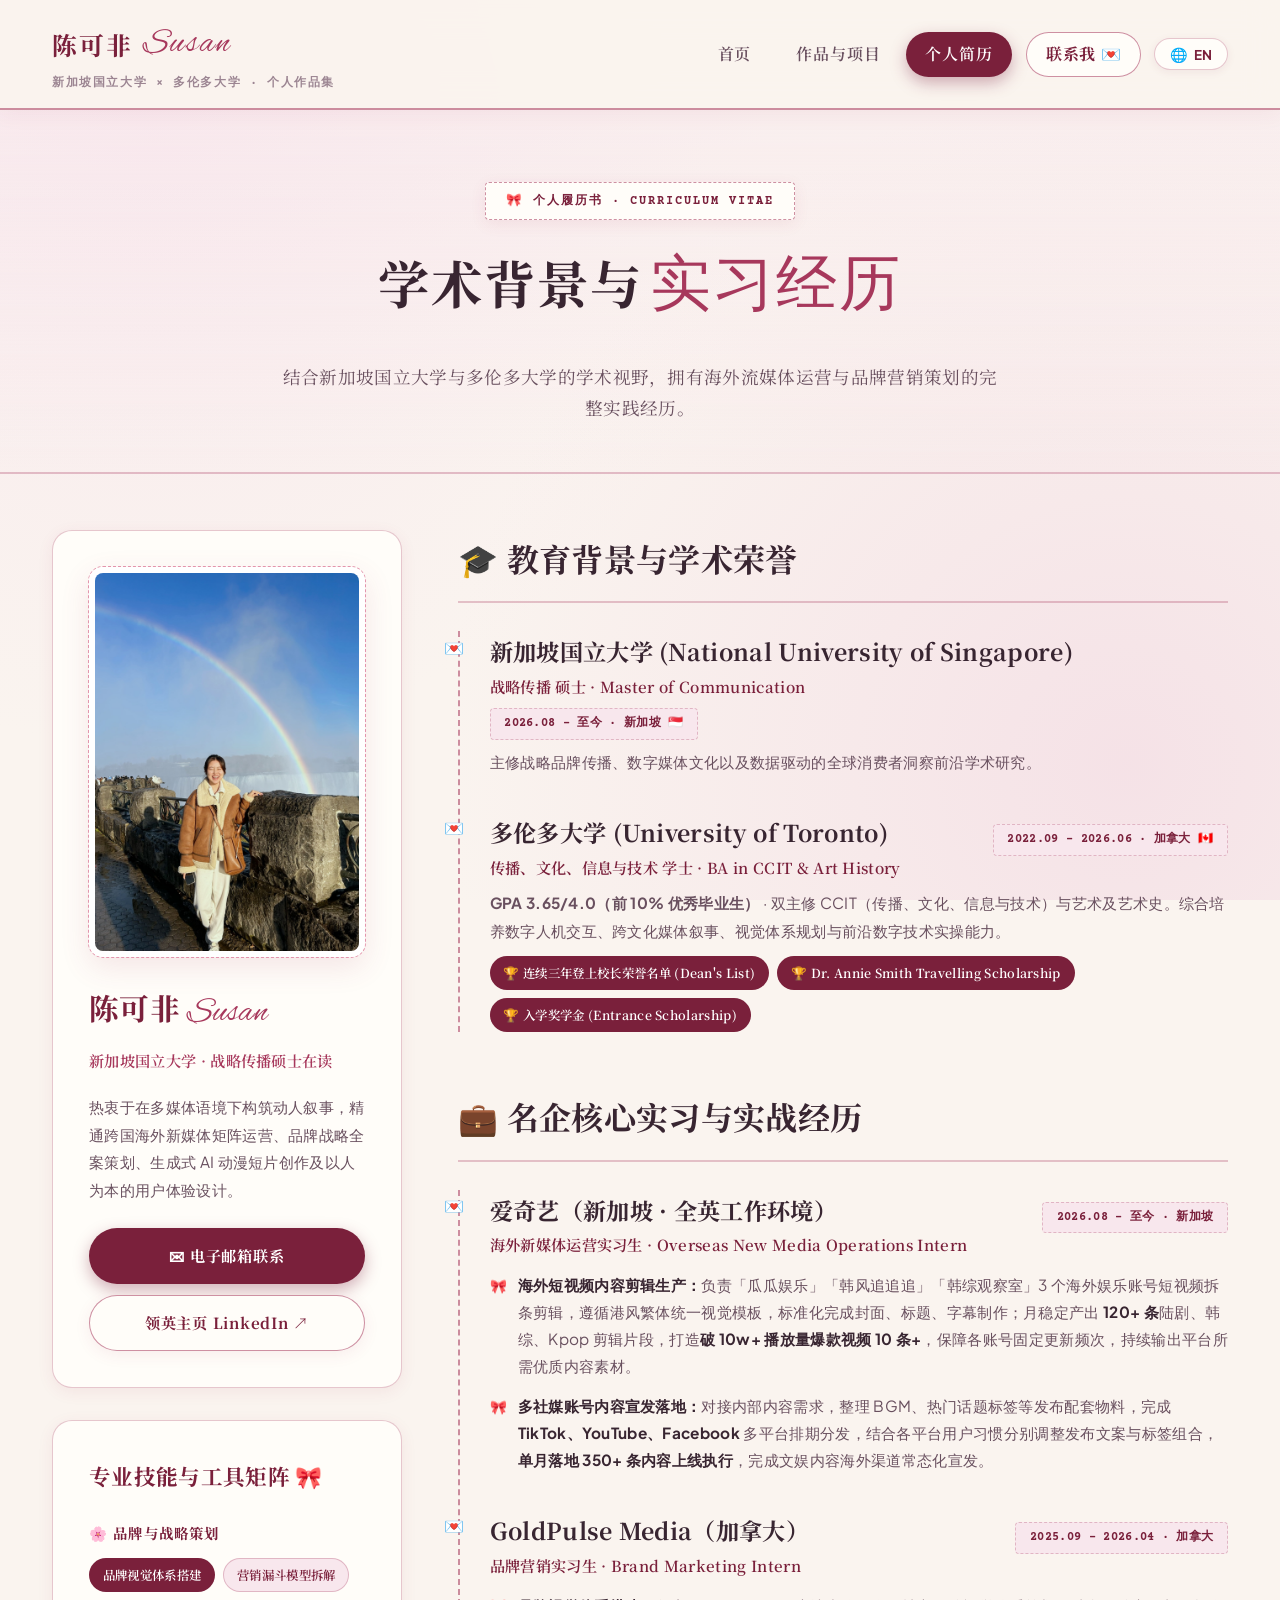
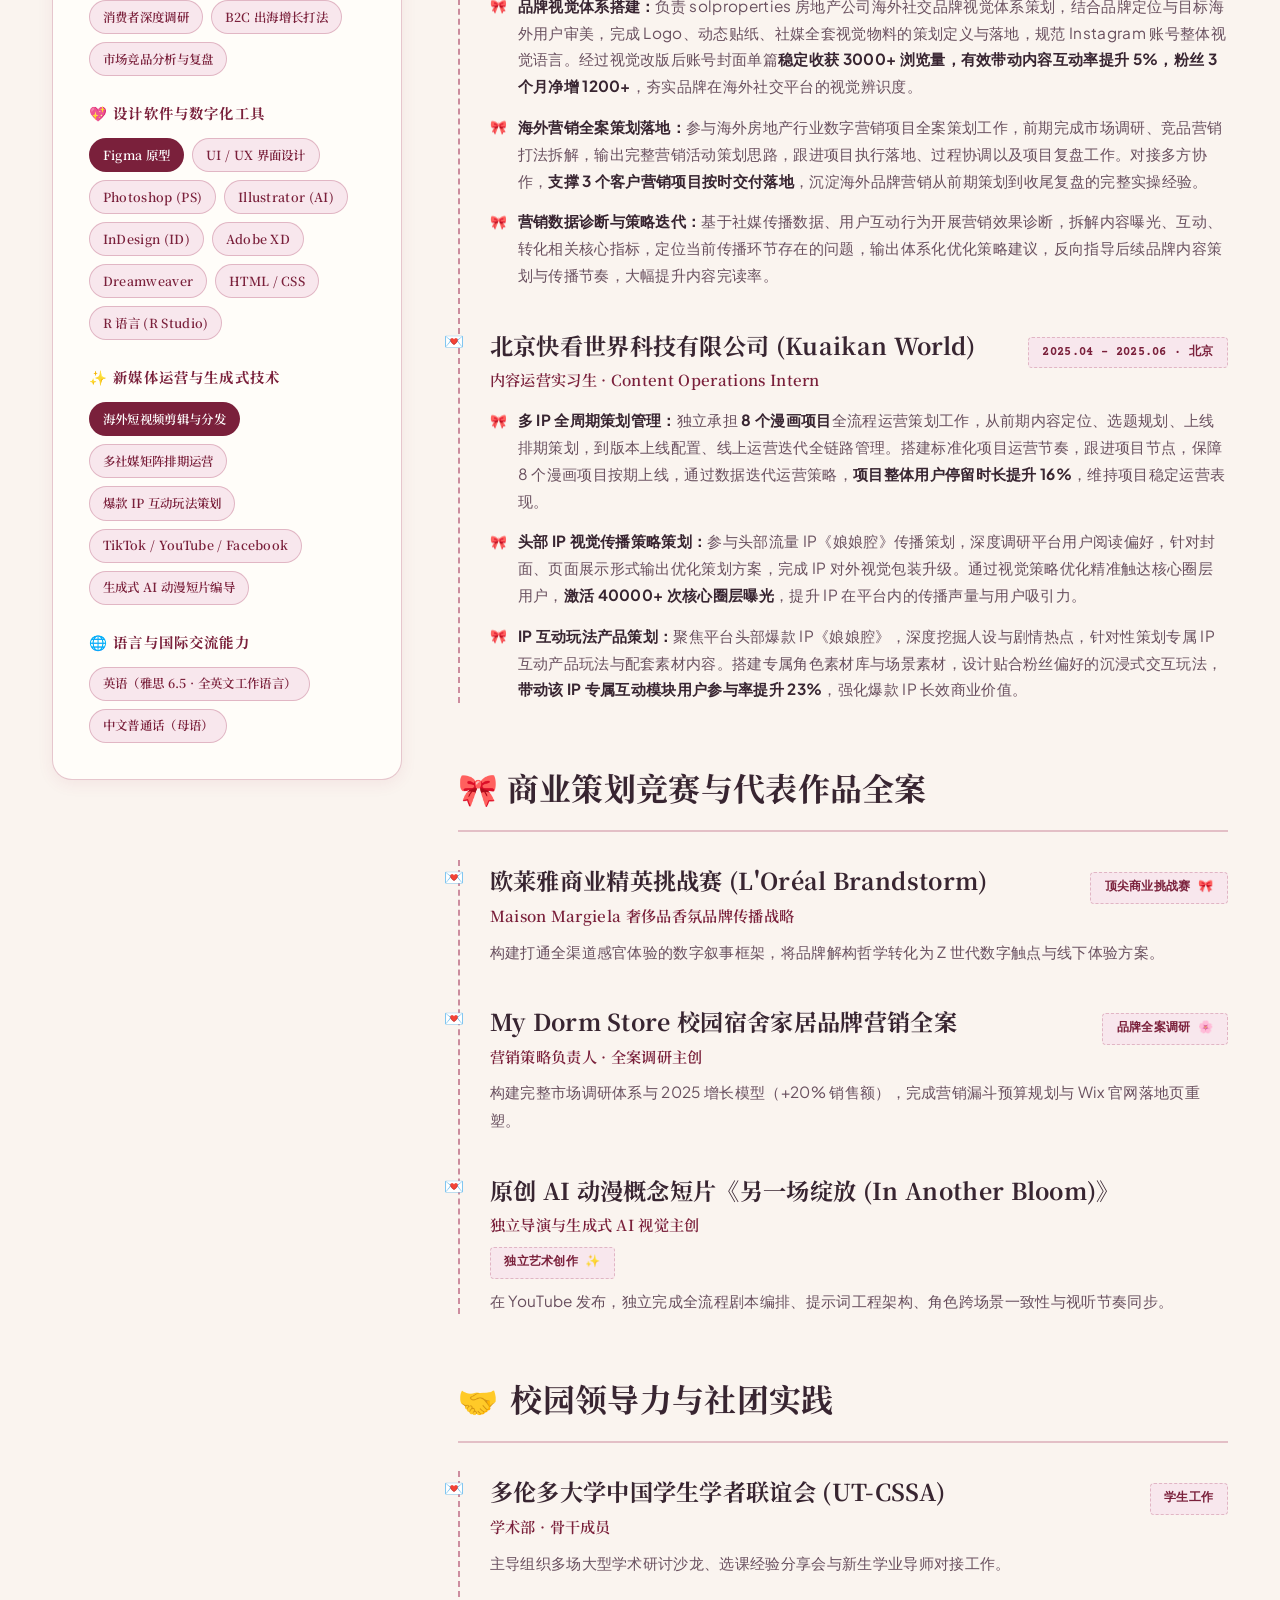
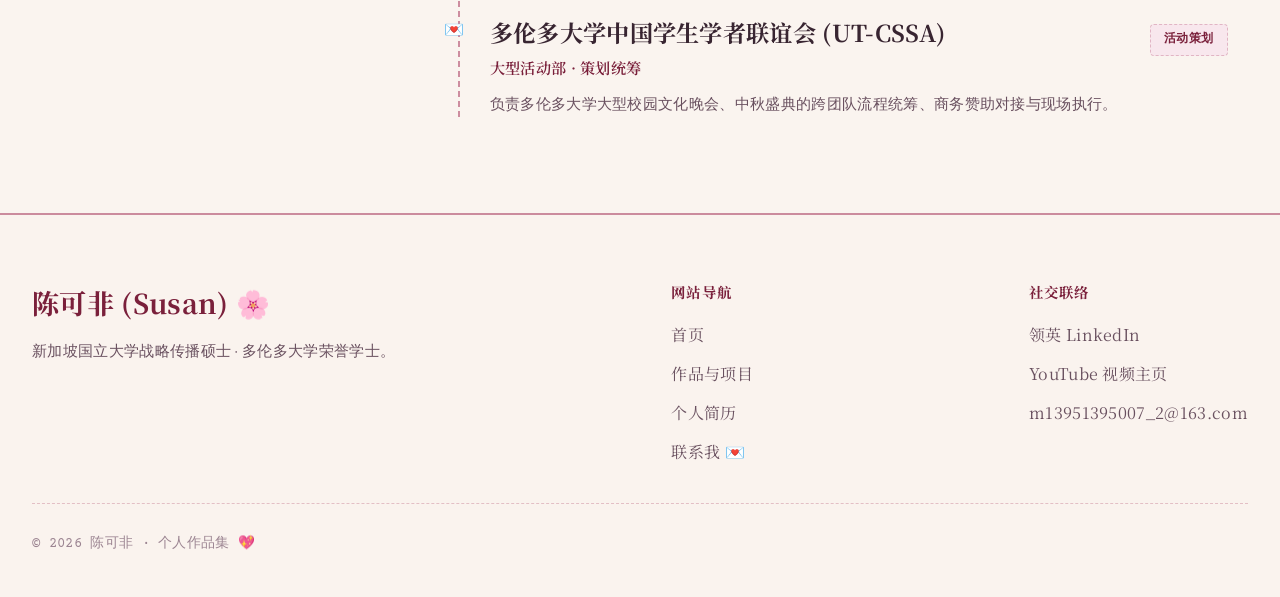
<file: Project 2/Resume.html>
<!doctype html>
<html lang="zh-CN">
<head>
  <meta charset="utf-8">
  <meta name="viewport" content="width=device-width, initial-scale=1.0">
  <title>个人简历与履历书 | 陈可非 (Susan) 🌸</title>
  <meta name="description" content="陈可非 (Susan Chen) 个人履历 - 新加坡国立大学战略传播硕士、多伦多大学荣誉学士、爱奇艺海外新媒体运营实习生。">
  <link rel="stylesheet" href="style.css">
  <script src="i18n.js"></script>
</head>
<body>

  <!-- 网站导航栏 -->
  <header class="site-header">
    <div class="nav-container">
      <a href="index.html" class="brand-logo">
        <span class="brand-name" data-i18n="brand.name">陈可非 <span class="brand-script">Susan</span></span>
        <span class="brand-subtitle" data-i18n="brand.subtitle">新加坡国立大学 × 多伦多大学 · 个人作品集</span>
      </a>
      <nav class="site-nav">
        <a class="nav-link" href="index.html" data-i18n="nav.home">首页</a>
        <a class="nav-link" href="Gallery.html" data-i18n="nav.gallery">作品与项目</a>
        <a class="nav-link active" href="Resume.html" data-i18n="nav.resume">个人简历</a>
        <a class="nav-link nav-cta" href="Contact.html" data-i18n="nav.contact">联系我 💌</a>
        <button id="lang-toggle" class="lang-toggle-btn" aria-label="Toggle language" title="Switch Language">
          <span class="globe-icon">🌐</span>
          <span class="lang-text">EN</span>
        </button>
      </nav>
    </div>
  </header>

  <!-- 页面横幅 Banner -->
  <section class="subpage-hero">
    <div class="container">
      <span class="subpage-tag" data-i18n="resume.hero_tag">🎀 个人履历书 · CURRICULUM VITAE</span>
      <h1 class="subpage-title" data-i18n="resume.hero_title">学术背景与<span>实习经历</span></h1>
      <p class="subpage-desc" data-i18n="resume.hero_desc">
        结合新加坡国立大学与多伦多大学的学术视野，拥有海外流媒体运营与品牌营销策划的完整实践经历。
      </p>
    </div>
  </section>

  <!-- 简历主体内容 -->
  <main class="container">
    <div class="resume-layout">

      <!-- 左侧边栏: 个人名片与技能墙 -->
      <aside class="resume-sidebar">
        <div class="sidebar-card">
          <div class="resume-avatar-frame">
            <img src="Images/WechatIMG1202.jpeg" alt="陈可非个人照片">
          </div>
          <h2 class="sidebar-name">陈可非 <span style="font-family: var(--font-script); font-weight: normal; font-size: 2.1rem; color: var(--pink-vintage-deep);">Susan</span></h2>
          <p class="sidebar-title" data-i18n="resume.sidebar_title">新加坡国立大学 · 战略传播硕士在读</p>
          <p class="sidebar-intro" data-i18n="resume.sidebar_intro">
            热衷于在多媒体语境下构筑动人叙事，精通跨国海外新媒体矩阵运营、品牌战略全案策划、生成式 AI 动漫短片创作及以人为本的用户体验设计。
          </p>

          <div style="margin-top: 1.5rem; display: flex; flex-direction: column; gap: 0.65rem;">
            <a href="mailto:m13951395007_2@163.com" class="btn btn-primary" data-i18n="resume.btn_email" style="width: 100%; font-size: 0.95rem;">
              ✉ 电子邮箱联系
            </a>
            <a href="https://www.linkedin.com/in/%E5%8F%AF%E9%9D%9E-%E9%99%88-438ab32bb/" target="_blank" rel="noopener noreferrer" class="btn btn-secondary" data-i18n="resume.btn_linkedin" style="width: 100%; font-size: 0.95rem;">
              领英主页 LinkedIn ↗
            </a>
          </div>
        </div>

        <!-- 专业技能墙 -->
        <div class="sidebar-card">
          <h3 data-i18n="resume.skills_title" style="font-family: var(--font-serif-cn); font-size: 1.35rem; margin-bottom: 1.25rem; color: var(--wine-seal);">专业技能与工具矩阵 🎀</h3>

          <div class="skills-group">
          <h4 class="skills-group-title" data-i18n="resume.skill_g1">🌸 品牌与战略策划</h4>
            <div class="skills-pills-list">
              <span class="tag-pill tag-featured" data-i18n="resume.sk1_1">品牌视觉体系搭建</span>
              <span class="tag-pill" data-i18n="resume.sk1_2">营销漏斗模型拆解</span>
              <span class="tag-pill" data-i18n="resume.sk1_3">消费者深度调研</span>
              <span class="tag-pill" data-i18n="resume.sk1_4">B2C 出海增长打法</span>
              <span class="tag-pill" data-i18n="resume.sk1_5">市场竞品分析与复盘</span>
            </div>
          </div>

          <div class="skills-group">
          <h4 class="skills-group-title" data-i18n="resume.skill_g2">💖 设计软件与数字化工具</h4>
            <div class="skills-pills-list">
              <span class="tag-pill tag-featured" data-i18n="resume.sk2_1">Figma 原型</span>
              <span class="tag-pill" data-i18n="resume.sk2_2">UI / UX 界面设计</span>
              <span class="tag-pill" data-i18n="resume.sk2_3">Photoshop (PS)</span>
              <span class="tag-pill" data-i18n="resume.sk2_4">Illustrator (AI)</span>
              <span class="tag-pill" data-i18n="resume.sk2_5">InDesign (ID)</span>
              <span class="tag-pill" data-i18n="resume.sk2_6">Adobe XD</span>
              <span class="tag-pill" data-i18n="resume.sk2_7">Dreamweaver</span>
              <span class="tag-pill" data-i18n="resume.sk2_8">HTML / CSS</span>
              <span class="tag-pill" data-i18n="resume.sk2_9">R 语言 (R Studio)</span>
            </div>
          </div>

          <div class="skills-group">
          <h4 class="skills-group-title" data-i18n="resume.skill_g3">✨ 新媒体运营与生成式技术</h4>
            <div class="skills-pills-list">
              <span class="tag-pill tag-featured" data-i18n="resume.sk3_1">海外短视频剪辑与分发</span>
              <span class="tag-pill" data-i18n="resume.sk3_2">多社媒矩阵排期运营</span>
              <span class="tag-pill" data-i18n="resume.sk3_3">爆款 IP 互动玩法策划</span>
              <span class="tag-pill" data-i18n="resume.sk3_4">TikTok / YouTube / Facebook</span>
              <span class="tag-pill" data-i18n="resume.sk3_5">生成式 AI 动漫短片编导</span>
            </div>
          </div>

          <div class="skills-group">
          <h4 class="skills-group-title" data-i18n="resume.skill_g4">🍓 语言交流能力</h4>
            <div class="skills-pills-list">
              <span class="tag-pill" data-i18n="resume.sk4_1">英语（雅思 6.5 · 全英文工作语言）</span>
              <span class="tag-pill" data-i18n="resume.sk4_2">中文普通话（母语）</span>
            </div>
          </div>
        </div>
      </aside>

      <!-- 右侧主区域: 完整履历时间轴 -->
      <section class="resume-main">

        <!-- 1. 教育背景 -->
        <div>
          <h2 class="resume-section-title" data-i18n="resume.edu_header">
            <span>🎓</span> 教育背景与学术荣誉
          </h2>
          <div class="timeline">
            <!-- 新加坡国立大学 -->
            <div class="timeline-item">
              <div class="timeline-header">
                <div>
                  <h3 class="timeline-title" data-i18n="resume.edu_nus_title">新加坡国立大学 (National University of Singapore)</h3>
                  <div class="timeline-institution" data-i18n="resume.edu_nus_deg">战略传播 硕士 · Master of Communication</div>
                </div>
                <span class="timeline-badge" data-i18n="resume.edu_nus_badge">2026.08 – 至今 · 新加坡 🇸🇬</span>
              </div>
              <p class="timeline-desc" data-i18n="resume.edu_nus_desc">
                主修战略品牌传播、数字媒体文化以及数据驱动的全球消费者洞察前沿学术研究。
              </p>
            </div>

            <!-- 多伦多大学 -->
            <div class="timeline-item">
              <div class="timeline-header">
                <div>
                  <h3 class="timeline-title" data-i18n="resume.edu_uot_title">多伦多大学 (University of Toronto)</h3>
                  <div class="timeline-institution" data-i18n="resume.edu_uot_deg">传播、文化、信息与技术 学士 · BA in CCIT & Art History</div>
                </div>
                <span class="timeline-badge" data-i18n="resume.edu_uot_badge">2022.09 – 2026.06 · 加拿大 🇨🇦</span>
              </div>
              <p class="timeline-desc" data-i18n="resume.edu_uot_desc">
                <strong>GPA 3.65/4.0（前 10% 优秀毕业生）</strong> · 双主修 CCIT（传播、文化、信息与技术）与艺术及艺术史。综合培养数字人机交互、跨文化媒体叙事、视觉体系规划与前沿数字技术实操能力。
              </p>
              <div style="margin-top: 0.75rem; display: flex; gap: 0.5rem; flex-wrap: wrap;">
                <span class="tag-pill tag-featured" data-i18n="resume.edu_honor1">🏆 连续三年登上校长荣誉名单 (Dean's List)</span>
                <span class="tag-pill tag-featured" data-i18n="resume.edu_honor2">🏆 Dr. Annie Smith Travelling Scholarship</span>
                <span class="tag-pill tag-featured" data-i18n="resume.edu_honor3">🏆 入学奖学金 (Entrance Scholarship)</span>
              </div>
            </div>
          </div>
        </div>

        <!-- 2. 名企实习经历 -->
        <div>
          <h2 class="resume-section-title" data-i18n="resume.work_header">
            <span>💼</span> 实习经历与量化成果
          </h2>
          <div class="timeline">
            <!-- 爱奇艺 -->
            <div class="timeline-item">
              <div class="timeline-header">
                <div>
                  <h3 class="timeline-title" data-i18n="iqiyi.name">爱奇艺（新加坡 · 全英工作环境）</h3>
                  <div class="timeline-institution" data-i18n="iqiyi.role">海外新媒体运营实习生 · Overseas New Media Operations Intern</div>
                </div>
                <span class="timeline-badge" data-i18n="iqiyi.date">2026.08 – 至今 · 新加坡 🇸🇬</span>
              </div>
              <ul class="exp-bullets-list">
                <li class="exp-bullet-item" data-i18n="resume.exp_iqiyi1">
                  <strong>海外短视频内容剪辑生产：</strong>负责「瓜瓜娱乐」「韩风追追追」「韩综观察室」3 个海外娱乐账号短视频拆条剪辑，遵循港风繁体统一视觉模板，标准化完成封面、标题、字幕制作；月稳定产出 <strong>120+ 条</strong>陆剧、韩综、Kpop 剪辑片段，打造<strong>破 10w+ 播放量爆款视频 10 条+</strong>，保障各账号固定更新频次，持续输出平台所需优质内容素材。
                </li>
                <li class="exp-bullet-item" data-i18n="resume.exp_iqiyi2">
                  <strong>多社媒账号内容宣发落地：</strong>对接内部内容需求，整理 BGM、热门话题标签等发布配套物料，完成 <strong>TikTok、YouTube、Facebook</strong> 多平台排期分发，结合各平台用户习惯分别调整发布文案与标签组合，<strong>单月落地 350+ 条内容上线执行</strong>，完成文娱内容海外渠道常态化宣发。
                </li>
              </ul>
            </div>

            <!-- GoldPulse Media -->
            <div class="timeline-item">
              <div class="timeline-header">
                <div>
                  <h3 class="timeline-title" data-i18n="gp.name">GoldPulse Media（加拿大）</h3>
                  <div class="timeline-institution" data-i18n="gp.role">品牌营销实习生 · Brand Marketing Intern</div>
                </div>
                <span class="timeline-badge" data-i18n="gp.date">2025.09 – 2026.04 · 加拿大 🇨🇦</span>
              </div>
              <ul class="exp-bullets-list">
                <li class="exp-bullet-item" data-i18n="resume.exp_gp1">
                  <strong>品牌视觉体系搭建：</strong>负责 solproperties 房地产公司海外社交品牌视觉体系策划，结合品牌定位与目标海外用户审美，完成 Logo、动态贴纸、社媒全套视觉物料的策划定义与落地，规范 Instagram 账号整体视觉语言。经过视觉改版后账号封面单篇<strong>稳定收获 3000+ 浏览量，有效带动内容互动率提升 5%，粉丝 3 个月净增 1200+</strong>，夯实品牌在海外社交平台的视觉辨识度。
                </li>
                <li class="exp-bullet-item" data-i18n="resume.exp_gp2">
                  <strong>海外营销全案策划落地：</strong>参与海外房地产行业数字营销项目全案策划工作，前期完成市场调研、竞品营销打法拆解，输出完整营销活动策划思路，跟进项目执行落地、过程协调以及项目复盘工作。对接多方协作，<strong>支撑 3 个客户营销项目按时交付落地</strong>，沉淀海外品牌营销从前期策划到收尾复盘的完整实操经验。
                </li>
                <li class="exp-bullet-item" data-i18n="resume.exp_gp3">
                  <strong>营销数据诊断与策略迭代：</strong>基于社媒传播数据、用户互动行为开展营销效果诊断，拆解内容曝光、互动、转化相关核心指标，定位当前传播环节存在的问题，输出体系化优化策略建议，反向指导后续品牌内容策划与传播节奏，大幅提升内容完读率。
                </li>
              </ul>
            </div>

            <!-- 快看世界 -->
            <div class="timeline-item">
              <div class="timeline-header">
                <div>
                  <h3 class="timeline-title" data-i18n="kk.name">北京快看世界科技有限公司 (Kuaikan World)</h3>
                  <div class="timeline-institution" data-i18n="kk.role">内容运营实习生 · Content Operations Intern</div>
                </div>
                <span class="timeline-badge" data-i18n="kk.date">2025.04 – 2025.06 · 北京 🇨🇳</span>
              </div>
              <ul class="exp-bullets-list">
                <li class="exp-bullet-item" data-i18n="resume.exp_kk1">
                  <strong>多 IP 全周期策划管理：</strong>独立承担 <strong>8 个漫画项目</strong>全流程运营策划工作，从前期内容定位、选题规划、上线排期策划，到版本上线配置、线上运营迭代全链路管理。搭建标准化项目运营节奏，跟进项目节点，保障 8 个漫画项目按期上线，通过数据迭代运营策略，<strong>项目整体用户停留时长提升 16%</strong>，维持项目稳定运营表现。
                </li>
                <li class="exp-bullet-item" data-i18n="resume.exp_kk2">
                  <strong>头部 IP 视觉传播策略策划：</strong>参与头部流量 IP《娘娘腔》传播策划，深度调研平台用户阅读偏好，针对封面、页面展示形式输出优化策划方案，完成 IP 对外视觉包装升级。通过视觉策略优化精准触达核心圈层用户，<strong>激活 40000+ 次核心圈层曝光</strong>，提升 IP 在平台内的传播声量与用户吸引力。
                </li>
                <li class="exp-bullet-item" data-i18n="resume.exp_kk3">
                  <strong>IP 互动玩法产品策划：</strong>聚焦平台头部爆款 IP《娘娘腔》，深度挖掘人设与剧情热点，针对性策划专属 IP 互动产品玩法与配套素材内容。搭建专属角色素材库与场景素材，设计贴合粉丝偏好的沉浸式交互玩法，<strong>带动该 IP 专属互动模块用户参与率提升 23%</strong>，强化爆款 IP 长效商业价值。
                </li>
              </ul>
            </div>
          </div>
        </div>

        <!-- 3. 商业全案与重点项目 -->
        <div>
          <h2 class="resume-section-title" data-i18n="resume.proj_header">
            <span>🏆</span> 商业全案与重点赛事
          </h2>
          <div class="timeline">
            <!-- 欧莱雅 -->
            <div class="timeline-item">
              <div class="timeline-header">
                <div>
                  <h3 class="timeline-title" data-i18n="resume.p1_title">欧莱雅商业精英挑战赛 (L'Oréal Brandstorm)</h3>
                  <div class="timeline-institution" data-i18n="resume.p1_role">Maison Margiela 奢侈品香氛品牌传播战略</div>
                </div>
                <span class="timeline-badge" data-i18n="resume.p1_badge">顶尖商业挑战赛 🎀</span>
              </div>
              <p class="timeline-desc" data-i18n="resume.p1_desc">
                构建打通全渠道感官体验的数字叙事框架，将品牌解构哲学转化为 Z 世代数字触点与线下体验方案。
              </p>
            </div>

            <!-- My Dorm Store -->
            <div class="timeline-item">
              <div class="timeline-header">
                <div>
                  <h3 class="timeline-title" data-i18n="resume.p2_title">My Dorm Store 校园宿舍家居品牌营销全案</h3>
                  <div class="timeline-institution" data-i18n="resume.p2_role">营销策略负责人 · 全案调研主创</div>
                </div>
                <span class="timeline-badge" data-i18n="resume.p2_badge">品牌全案调研 🌸</span>
              </div>
              <p class="timeline-desc" data-i18n="resume.p2_desc">
                构建完整市场调研体系与 2025 增长模型（+20% 销售额），完成营销漏斗预算规划与 Wix 官网落地页重塑。
              </p>
            </div>

            <!-- AI 动漫 -->
            <div class="timeline-item">
              <div class="timeline-header">
                <div>
                  <h3 class="timeline-title" data-i18n="resume.p3_title">原创 AI 动漫概念短片《另一场绽放 (In Another Bloom)》</h3>
                  <div class="timeline-institution" data-i18n="resume.p3_role">独立导演与生成式 AI 视觉主创</div>
                </div>
                <span class="timeline-badge" data-i18n="resume.p3_badge">独立艺术创作 ✨</span>
              </div>
              <p class="timeline-desc" data-i18n="resume.p3_desc">
                在 YouTube 发布，独立完成全流程剧本编排、提示词工程架构、角色跨场景一致性与视听节奏同步。
              </p>
            </div>
          </div>
        </div>

        <!-- 4. 校园领导力与社团实践 -->
        <div>
          <h2 class="resume-section-title" data-i18n="resume.lead_header">
            <span>🤝</span> 校园领导力与社团实践
          </h2>
          <div class="timeline">
            <div class="timeline-item">
              <div class="timeline-header">
                <div>
                  <h3 class="timeline-title" data-i18n="resume.lead1_title">多伦多大学中国学生学者联谊会 (UT-CSSA)</h3>
                  <div class="timeline-institution" data-i18n="resume.lead1_role">学术部 · 骨干成员</div>
                </div>
                <span class="timeline-badge" data-i18n="resume.lead1_badge">学生工作</span>
              </div>
              <p class="timeline-desc" data-i18n="resume.lead1_desc">
                主导组织多场大型学术研讨沙龙、选课经验分享会与新生学业导师对接工作。
              </p>
            </div>

            <div class="timeline-item">
              <div class="timeline-header">
                <div>
                  <h3 class="timeline-title" data-i18n="resume.lead2_title">多伦多大学中国学生学者联谊会 (UT-CSSA)</h3>
                  <div class="timeline-institution" data-i18n="resume.lead2_role">大型活动部 · 策划统筹</div>
                </div>
                <span class="timeline-badge" data-i18n="resume.lead2_badge">活动策划</span>
              </div>
              <p class="timeline-desc" data-i18n="resume.lead2_desc">
                负责多伦多大学大型校园文化晚会、中秋盛典的跨团队流程统筹、商务赞助对接与现场执行。
              </p>
            </div>
          </div>
        </div>

      </section>
    </div>
  </main>

  <!-- 网站页脚 -->
  <footer class="site-footer">
    <div class="footer-container">
      <div class="footer-top">
        <div class="footer-brand">
          <h3 class="footer-brand-title" data-i18n="footer.brand_title">陈可非 (Susan) 🌸</h3>
          <p class="footer-brand-desc" data-i18n="footer.brand_desc">
            新加坡国立大学战略传播硕士 · 多伦多大学荣誉学士。
          </p>
        </div>
        <div class="footer-links-col">
          <span class="footer-col-title" data-i18n="footer.nav_title">网站导航</span>
          <a href="index.html" class="footer-link" data-i18n="nav.home">首页</a>
          <a href="Gallery.html" class="footer-link" data-i18n="nav.gallery">作品与项目</a>
          <a href="Resume.html" class="footer-link" data-i18n="nav.resume">个人简历</a>
          <a href="Contact.html" class="footer-link" data-i18n="nav.contact">联系我</a>
        </div>
        <div class="footer-links-col">
          <span class="footer-col-title" data-i18n="footer.social_title">社交联络</span>
          <a href="https://www.linkedin.com/in/%E5%8F%AF%E9%9D%9E-%E9%99%88-438ab32bb/" target="_blank" rel="noopener noreferrer" class="footer-link">领英 LinkedIn</a>
          <a href="https://www.youtube.com/@KefeiChen-c9f" target="_blank" rel="noopener noreferrer" class="footer-link">YouTube 视频主页</a>
          <a href="mailto:m13951395007_2@163.com" class="footer-link">m13951395007_2@163.com</a>
        </div>
      </div>
      <div class="footer-bottom">
        <span data-i18n="footer.bottom">© 2026 陈可非 · 个人作品集 💖</span>
      </div>
    </div>
  </footer>

</body>
</html>
</file>
<file: Project 2/style.css>
/* ==========================================================================
   KEFEI (SUSAN) CHEN - PERSONAL PORTFOLIO DESIGN SYSTEM
   Vintage Pink / Coquette Ephemera / Retro Chinese Editorial Aesthetic
   (粉色复古风 · 经典思源宋体 · 浪漫手账 · 邮戳名信片 · 典雅清晰中文排版)
   ========================================================================== */

@import url('https://fonts.googleapis.com/css2?family=Alex+Brush&family=Cormorant+Garamond:ital,wght@0,400;0,500;0,600;0,700;1,400;1,600;1,700&family=Courier+Prime:ital,wght@0,400;0,700;1,400&family=Noto+Serif+SC:wght@400;500;600;700;900&family=Plus+Jakarta+Sans:wght@300;400;500;600;700&display=swap');

:root {
  /* Vintage Rose & Antique Cream Paper Palette */
  --bg-vintage: #FAF4EF;
  --bg-paper: #FFFDF9;
  --bg-dusty-pink: #F8E7ED;
  --bg-soft-blush: #FCF1F5;
  --bg-card-hover: #FFF9FA;

  /* Antique Pink & Seal Tones */
  --pink-vintage-light: #FCE8EE;
  --pink-vintage: #E395AD;
  --pink-vintage-deep: #A7385C;
  --wine-seal: #7A203B;
  --gold-accent: #C49A58;

  /* Ink Typography (古典梅子墨水色，柔和深邃有书卷气，不显死黑) */
  --text-ink-dark: #382531;
  --text-ink-medium: #69505F;
  --text-ink-muted: #9C8592;
  --text-white: #FFFFFF;

  /* Borders & Stamp Lines */
  --border-vintage: rgba(167, 56, 92, 0.28);
  --border-vintage-strong: rgba(167, 56, 92, 0.55);
  --border-dashed: 1.5px dashed rgba(167, 56, 92, 0.4);

  /* Shadows (柔和纸本阴影) */
  --shadow-paper: 0 4px 16px rgba(167, 56, 92, 0.08);
  --shadow-card: 0 10px 30px rgba(167, 56, 92, 0.12);
  --shadow-card-hover: 0 20px 48px rgba(167, 56, 92, 0.2);
  --shadow-seal: 0 6px 16px rgba(122, 32, 59, 0.35);

  /* Font Families: 复古宋体 + 经典英式衬线 + 花体手写 + 等宽打字机 */
  --font-serif-cn: 'Noto Serif SC', 'Songti SC', 'Source Han Serif SC', 'Cormorant Garamond', serif;
  --font-serif: 'Cormorant Garamond', 'Noto Serif SC', serif;
  --font-script: 'Alex Brush', cursive;
  --font-mono: 'Courier Prime', Courier, monospace;
  --font-sans: -apple-system, BlinkMacSystemFont, 'PingFang SC', 'Hiragino Sans GB', 'Plus Jakarta Sans', sans-serif;

  /* Smooth Transitions */
  --transition-smooth: all 0.35s cubic-bezier(0.16, 1, 0.3, 1);
  --transition-fast: all 0.2s ease;
}

/* Base Reset & Antique Texture */
* {
  margin: 0;
  padding: 0;
  box-sizing: border-box;
}

html {
  scroll-behavior: smooth;
  font-size: 16px;
}

body {
  background-color: var(--bg-vintage);
  background-image: 
    radial-gradient(circle at 12% 15%, rgba(248, 231, 237, 0.8) 0%, transparent 45%),
    radial-gradient(circle at 88% 85%, rgba(243, 218, 227, 0.7) 0%, transparent 50%),
    radial-gradient(circle at 50% 50%, rgba(250, 244, 239, 0.9) 0%, transparent 70%);
  background-attachment: fixed;
  color: var(--text-ink-dark);
  font-family: var(--font-sans);
  line-height: 1.8;
  letter-spacing: 0.02em;
  -webkit-font-smoothing: antialiased;
  -moz-osx-font-smoothing: grayscale;
  overflow-x: hidden;
}

img {
  max-width: 100%;
  height: auto;
  display: block;
}

a {
  color: inherit;
  text-decoration: none;
  transition: var(--transition-fast);
}

/* ==========================================================================
   NAVIGATION BAR (复古法式报刊双线与纸本导航)
   ========================================================================== */
.site-header {
  position: sticky;
  top: 0;
  z-index: 1000;
  background: rgba(250, 244, 239, 0.94);
  backdrop-filter: blur(16px);
  -webkit-backdrop-filter: blur(16px);
  border-bottom: 2px double var(--border-vintage-strong);
  box-shadow: 0 4px 20px rgba(167, 56, 92, 0.06);
  transition: var(--transition-smooth);
}

.nav-container {
  max-width: 1240px;
  margin: 0 auto;
  padding: 0.85rem 2rem;
  display: flex;
  align-items: center;
  justify-content: space-between;
}

.brand-logo {
  display: flex;
  flex-direction: column;
}

.brand-name {
  font-family: var(--font-serif-cn);
  font-size: 1.55rem;
  font-weight: 700;
  letter-spacing: 0.08em;
  color: var(--wine-seal);
  display: flex;
  align-items: center;
  gap: 0.4rem;
}

.brand-name .brand-script {
  font-family: var(--font-script);
  font-size: 2.1rem;
  font-weight: 400;
  color: var(--pink-vintage-deep);
  margin-left: 0.25rem;
}

.brand-subtitle {
  font-family: var(--font-mono);
  font-size: 0.72rem;
  font-weight: 700;
  letter-spacing: 0.14em;
  color: var(--text-ink-muted);
}

.site-nav {
  display: flex;
  align-items: center;
  gap: 0.4rem;
}

.nav-link {
  font-family: var(--font-serif-cn);
  font-size: 1rem;
  font-weight: 600;
  letter-spacing: 0.05em;
  color: var(--text-ink-medium);
  padding: 0.45rem 1.15rem;
  border-radius: 999px;
  border: 1px solid transparent;
  transition: var(--transition-smooth);
}

.nav-link:hover {
  color: var(--wine-seal);
  background: var(--bg-dusty-pink);
  border-color: var(--border-vintage);
}

.nav-link.active {
  color: #FFFFFF;
  background: var(--wine-seal);
  box-shadow: var(--shadow-seal);
}

.nav-cta {
  background: var(--bg-paper);
  border: 1.5px solid var(--border-vintage-strong);
  color: var(--wine-seal) !important;
  margin-left: 0.5rem;
  font-family: var(--font-serif-cn);
  font-weight: 700;
}

.nav-cta:hover {
  background: var(--wine-seal) !important;
  color: #FFFFFF !important;
  transform: translateY(-2px);
  box-shadow: var(--shadow-seal);
}

/* 语言切换按钮 (中 / EN Language Toggle Pill) */
.lang-toggle-btn {
  display: inline-flex;
  align-items: center;
  justify-content: center;
  gap: 0.35rem;
  background: var(--bg-paper);
  border: 1.5px solid var(--border-vintage);
  color: var(--wine-seal);
  font-family: var(--font-serif-cn), var(--font-serif-en);
  font-size: 0.84rem;
  font-weight: 700;
  padding: 0.42rem 0.95rem;
  border-radius: 999px;
  cursor: pointer;
  transition: all 0.25s ease;
  user-select: none;
  box-shadow: 0 2px 8px rgba(122, 32, 59, 0.08);
  margin-left: 0.4rem;
}

.lang-toggle-btn:hover {
  background: var(--wine-seal);
  color: #FFFFFF;
  border-color: var(--wine-seal);
  transform: translateY(-2px);
  box-shadow: var(--shadow-seal);
}

.lang-toggle-btn .globe-icon {
  font-size: 0.88rem;
  line-height: 1;
}

body.lang-en {
  --font-serif-cn: "Cormorant Garamond", "Noto Serif SC", Georgia, serif;
}

/* ==========================================================================
   SUBPAGE HERO BANNER (复古航空邮戳与信件标头)
   ========================================================================== */
.subpage-hero {
  padding: 4.5rem 2rem 3rem;
  text-align: center;
  background: linear-gradient(180deg, rgba(248, 231, 237, 0.45) 0%, rgba(250, 244, 239, 0) 100%);
  border-bottom: 2px double var(--border-vintage);
  margin-bottom: 3.5rem;
  position: relative;
}

.subpage-tag {
  display: inline-flex;
  align-items: center;
  gap: 0.5rem;
  font-family: var(--font-mono);
  font-size: 0.78rem;
  font-weight: 700;
  letter-spacing: 0.16em;
  color: var(--wine-seal);
  background: var(--bg-paper);
  padding: 0.4rem 1.25rem;
  border-radius: 4px;
  border: 1px dashed var(--border-vintage-strong);
  box-shadow: var(--shadow-paper);
  margin-bottom: 1rem;
}

.subpage-title {
  font-family: var(--font-serif-cn);
  font-size: 3.2rem;
  font-weight: 700;
  letter-spacing: 0.04em;
  color: var(--text-ink-dark);
  margin-bottom: 0.85rem;
}

.subpage-title span {
  font-family: var(--font-script);
  font-size: 3.8rem;
  font-weight: 400;
  color: var(--pink-vintage-deep);
  margin-left: 0.4rem;
}

.subpage-desc {
  max-width: 720px;
  margin: 0 auto;
  font-family: var(--font-serif-cn);
  font-size: 1.1rem;
  color: var(--text-ink-medium);
  line-height: 1.8;
}

/* ==========================================================================
   HOME HERO SECTION (复古名信片与人文排版)
   ========================================================================== */
.home-hero {
  max-width: 1240px;
  margin: 0 auto;
  padding: 4.5rem 2rem 5rem;
  display: grid;
  grid-template-columns: 1.15fr 0.85fr;
  gap: 4rem;
  align-items: center;
}

.hero-content {
  display: flex;
  flex-direction: column;
  gap: 1.35rem;
}

.status-badge {
  display: inline-flex;
  align-items: center;
  gap: 0.5rem;
  font-family: var(--font-mono);
  font-size: 0.82rem;
  font-weight: 700;
  letter-spacing: 0.1em;
  color: var(--wine-seal);
  background: var(--bg-paper);
  border: 1.5px dashed var(--border-vintage-strong);
  padding: 0.45rem 1.2rem;
  border-radius: 6px;
  width: fit-content;
  box-shadow: var(--shadow-paper);
}

.hero-title {
  font-family: var(--font-serif-cn);
  font-size: 3.8rem;
  font-weight: 900;
  line-height: 1.15;
  letter-spacing: 0.05em;
  color: var(--text-ink-dark);
}

.hero-title .hero-script-name {
  display: block;
  font-family: var(--font-script);
  font-size: 4.5rem;
  font-weight: 400;
  color: var(--pink-vintage-deep);
  line-height: 1;
  margin-top: 0.2rem;
}

.hero-subtitle {
  font-family: var(--font-serif-cn);
  font-size: 1.25rem;
  font-weight: 600;
  color: var(--wine-seal);
  letter-spacing: 0.08em;
}

.hero-bio {
  font-size: 1.05rem;
  color: var(--text-ink-medium);
  line-height: 1.85;
}

.hero-actions {
  display: flex;
  align-items: center;
  gap: 1rem;
  margin-top: 0.5rem;
  flex-wrap: wrap;
}

.btn {
  display: inline-flex;
  align-items: center;
  justify-content: center;
  gap: 0.5rem;
  padding: 0.85rem 1.85rem;
  font-family: var(--font-serif-cn);
  font-size: 1.05rem;
  font-weight: 700;
  letter-spacing: 0.05em;
  cursor: pointer;
  transition: var(--transition-smooth);
  border-radius: 999px;
  border: 1.5px solid transparent;
}

.btn-primary {
  background: var(--wine-seal);
  color: #FFFFFF;
  box-shadow: var(--shadow-seal);
}

.btn-primary:hover {
  background: var(--pink-vintage-deep);
  transform: translateY(-2px);
  box-shadow: 0 8px 24px rgba(122, 32, 59, 0.45);
}

.btn-secondary {
  background: var(--bg-paper);
  color: var(--wine-seal);
  border-color: var(--border-vintage-strong);
  box-shadow: var(--shadow-paper);
}

.btn-secondary:hover {
  background: var(--bg-dusty-pink);
  border-color: var(--wine-seal);
  transform: translateY(-2px);
}

.hero-socials {
  display: flex;
  align-items: center;
  gap: 1.35rem;
  margin-top: 0.75rem;
  padding-top: 1.25rem;
  border-top: 2px double var(--border-vintage);
}

.social-link {
  font-family: var(--font-mono);
  font-size: 0.88rem;
  font-weight: 700;
  color: var(--text-ink-medium);
  letter-spacing: 0.05em;
}

.social-link:hover {
  color: var(--wine-seal);
}

/* Hero Visual: 复古名信片照片边框 */
.hero-visual {
  position: relative;
  display: flex;
  justify-content: center;
}

.profile-card-wrapper {
  position: relative;
  width: 100%;
  max-width: 410px;
}

.profile-img-frame {
  width: 100%;
  height: 490px;
  border-radius: 18px;
  overflow: hidden;
  box-shadow: 0 16px 40px rgba(122, 32, 59, 0.18);
  border: 10px solid #FFFFFF;
  outline: 2px dashed var(--pink-vintage);
  background: #FFFFFF;
  position: relative;
}

.profile-img-frame img {
  width: 100%;
  height: 100%;
  object-fit: cover;
  transition: var(--transition-smooth);
}

.profile-img-frame:hover img {
  transform: scale(1.04);
}

/* 邮戳印章徽章 */
.profile-floating-badge {
  position: absolute;
  bottom: 20px;
  left: -20px;
  background: #FFFFFF;
  padding: 0.9rem 1.4rem;
  border-radius: 12px;
  box-shadow: 0 10px 30px rgba(122, 32, 59, 0.16);
  border: 1.5px solid var(--border-vintage-strong);
  display: flex;
  align-items: center;
  gap: 0.85rem;
  transform: rotate(-1.5deg);
}

.badge-avatar-icon {
  width: 42px;
  height: 42px;
  border-radius: 50%;
  background: radial-gradient(circle, #8F2B48 0%, #68192E 100%);
  color: #FFFFFF;
  display: flex;
  align-items: center;
  justify-content: center;
  font-size: 1.25rem;
  box-shadow: var(--shadow-seal);
  flex-shrink: 0;
}

.badge-text-title {
  font-family: var(--font-serif-cn);
  font-size: 1.05rem;
  font-weight: 700;
  color: var(--text-ink-dark);
}

.badge-text-desc {
  font-family: var(--font-mono);
  font-size: 0.74rem;
  color: var(--wine-seal);
  letter-spacing: 0.05em;
}

/* ==========================================================================
   CONTAINERS & SECTION HEADINGS
   ========================================================================== */
.container {
  max-width: 1240px;
  margin: 0 auto;
  padding: 0 2rem;
}

.section {
  padding: 5rem 0;
}

.section-header {
  margin-bottom: 3.25rem;
  display: flex;
  flex-direction: column;
  gap: 0.5rem;
}

.section-tag {
  font-family: var(--font-mono);
  font-size: 0.8rem;
  font-weight: 700;
  letter-spacing: 0.18em;
  color: var(--wine-seal);
  display: inline-flex;
  align-items: center;
  gap: 0.4rem;
}

.section-title {
  font-family: var(--font-serif-cn);
  font-size: 2.65rem;
  font-weight: 700;
  letter-spacing: 0.03em;
  color: var(--text-ink-dark);
}

.section-desc {
  max-width: 740px;
  color: var(--text-ink-medium);
  font-size: 1.05rem;
  line-height: 1.8;
}

/* ==========================================================================
   STATS HIGHLIGHTS CARDS (复古邮戳与票根数据看板)
   ========================================================================== */
.stats-grid {
  display: grid;
  grid-template-columns: repeat(4, 1fr);
  gap: 1.5rem;
  margin-bottom: 3.5rem;
}

.stat-card {
  background: var(--bg-paper);
  border: 1.5px dashed var(--border-vintage-strong);
  border-radius: 14px;
  padding: 1.6rem 1.25rem;
  text-align: center;
  box-shadow: var(--shadow-paper);
  position: relative;
  transition: var(--transition-smooth);
}

.stat-card::before {
  content: '✦';
  position: absolute;
  top: 8px;
  right: 12px;
  font-size: 0.75rem;
  color: var(--pink-vintage);
}

.stat-card:hover {
  transform: translateY(-4px) rotate(-0.5deg);
  box-shadow: var(--shadow-card);
  border-color: var(--wine-seal);
}

.stat-num {
  font-family: var(--font-serif-cn);
  font-size: 2.4rem;
  font-weight: 900;
  color: var(--wine-seal);
  line-height: 1.1;
  margin-bottom: 0.4rem;
}

.stat-label {
  font-family: var(--font-serif-cn);
  font-size: 0.88rem;
  font-weight: 600;
  color: var(--text-ink-medium);
}

/* ==========================================================================
   EXPERIENCE CARDS (复古档案卡与工作经历)
   ========================================================================== */
.exp-home-list {
  display: flex;
  flex-direction: column;
  gap: 2rem;
}

.exp-home-card {
  background: var(--bg-paper);
  border: 1.5px solid var(--border-vintage);
  border-radius: 18px;
  padding: 2.4rem;
  box-shadow: var(--shadow-paper);
  position: relative;
  transition: var(--transition-smooth);
}

.exp-home-card:hover {
  transform: translateY(-4px);
  box-shadow: var(--shadow-card-hover);
  border-color: var(--border-vintage-strong);
}

.exp-card-header {
  display: flex;
  justify-content: space-between;
  align-items: baseline;
  flex-wrap: wrap;
  gap: 0.75rem;
  margin-bottom: 1.15rem;
  padding-bottom: 1rem;
  border-bottom: 2px double var(--border-vintage);
}

.exp-company-box {
  display: flex;
  align-items: center;
  gap: 0.85rem;
}

.exp-company-badge {
  font-size: 1.5rem;
}

.exp-company-name {
  font-family: var(--font-serif-cn);
  font-size: 1.5rem;
  font-weight: 700;
  color: var(--text-ink-dark);
}

.exp-role-title {
  font-family: var(--font-serif-cn);
  font-size: 0.95rem;
  font-weight: 600;
  color: var(--wine-seal);
}

.exp-bullets-list {
  list-style: none;
  display: flex;
  flex-direction: column;
  gap: 0.85rem;
  margin-top: 0.85rem;
}

.exp-bullet-item {
  position: relative;
  padding-left: 1.75rem;
  font-size: 0.96rem;
  color: var(--text-ink-medium);
  line-height: 1.75;
}

.exp-bullet-item::before {
  content: '🎀';
  position: absolute;
  left: 0;
  top: 0.1rem;
  font-size: 0.85rem;
}

.exp-bullet-item strong {
  color: var(--text-ink-dark);
  font-weight: 700;
}

/* 教育背景卡片 */
.edu-banner-grid {
  display: grid;
  grid-template-columns: 1fr 1fr;
  gap: 1.75rem;
  margin-top: 2.5rem;
}

.edu-mini-card {
  background: var(--bg-paper);
  border: 1.5px dashed var(--border-vintage-strong);
  border-radius: 16px;
  padding: 2rem;
  box-shadow: var(--shadow-paper);
  transition: var(--transition-smooth);
}

.edu-mini-card:hover {
  transform: translateY(-3px);
  box-shadow: var(--shadow-card);
  border-color: var(--wine-seal);
}

/* ==========================================================================
   PROJECT CARDS & GRIDS (复古画廊与名信片卡片)
   ========================================================================== */
.grid-projects {
  display: grid;
  grid-template-columns: repeat(2, 1fr);
  gap: 2.5rem;
}

.project-card {
  background: var(--bg-paper);
  border-radius: 20px;
  overflow: hidden;
  border: 1.5px solid var(--border-vintage);
  box-shadow: var(--shadow-paper);
  transition: var(--transition-smooth);
  display: flex;
  flex-direction: column;
}

.project-card:hover {
  transform: translateY(-6px);
  box-shadow: var(--shadow-card-hover);
  border-color: var(--border-vintage-strong);
}

.card-media {
  position: relative;
  width: 100%;
  height: 290px;
  overflow: hidden;
  background: var(--bg-dusty-pink);
  border-bottom: 2px double var(--border-vintage);
}

.card-media img {
  width: 100%;
  height: 100%;
  object-fit: cover;
  transition: transform 0.65s cubic-bezier(0.16, 1, 0.3, 1);
}

.project-card:hover .card-media img {
  transform: scale(1.05);
}

.card-media-badge {
  position: absolute;
  top: 1.15rem;
  left: 1.15rem;
  background: var(--bg-paper);
  font-family: var(--font-mono);
  font-size: 0.74rem;
  font-weight: 700;
  letter-spacing: 0.08em;
  color: var(--wine-seal);
  padding: 0.4rem 0.95rem;
  border-radius: 6px;
  border: 1px dashed var(--border-vintage-strong);
  box-shadow: var(--shadow-paper);
}

.card-body {
  padding: 2.25rem;
  display: flex;
  flex-direction: column;
  flex-grow: 1;
}

.card-tags {
  display: flex;
  flex-wrap: wrap;
  gap: 0.45rem;
  margin-bottom: 1rem;
}

.tag-pill {
  font-family: var(--font-serif-cn);
  font-size: 0.78rem;
  font-weight: 600;
  padding: 0.3rem 0.8rem;
  border-radius: 999px;
  background: var(--bg-dusty-pink);
  color: var(--wine-seal);
  border: 1px solid var(--border-vintage);
}

.tag-pill.tag-featured {
  background: var(--wine-seal);
  color: #FFFFFF;
  border-color: transparent;
}

.card-title {
  font-family: var(--font-serif-cn);
  font-size: 1.6rem;
  font-weight: 700;
  color: var(--text-ink-dark);
  margin-bottom: 0.75rem;
  line-height: 1.35;
}

.card-desc {
  font-size: 0.96rem;
  color: var(--text-ink-medium);
  line-height: 1.75;
  margin-bottom: 1.75rem;
  flex-grow: 1;
}

.card-footer {
  display: flex;
  align-items: center;
  justify-content: space-between;
  padding-top: 1.25rem;
  border-top: 1px dashed var(--border-vintage);
}

.card-action-link {
  font-family: var(--font-serif-cn);
  display: inline-flex;
  align-items: center;
  gap: 0.45rem;
  font-size: 1rem;
  font-weight: 700;
  color: var(--wine-seal);
}

.card-action-link:hover {
  color: var(--pink-vintage-deep);
  gap: 0.7rem;
}

/* ==========================================================================
   VIDEO & MEDIA CARD CONTAINER
   ========================================================================== */
.video-card-container {
  background: var(--bg-paper);
  border-radius: 20px;
  padding: 2.25rem;
  box-shadow: var(--shadow-paper);
  border: 1.5px solid var(--border-vintage);
  margin-bottom: 3rem;
}

.video-link-grid {
  display: grid;
  grid-template-columns: 1.1fr 0.9fr;
  gap: 2.5rem;
  align-items: center;
}

@media (max-width: 900px) {
  .video-link-grid {
    grid-template-columns: 1fr;
    gap: 1.5rem;
  }
}

.responsive-video-wrapper {
  position: relative;
  width: 100%;
  padding-bottom: 56.25%; /* 16:9 Aspect Ratio */
  height: 0;
  border-radius: 14px;
  overflow: hidden;
  background: #000;
  box-shadow: var(--shadow-paper);
  border: 4px solid var(--bg-paper);
  outline: 1.5px dashed var(--pink-vintage);
}

.responsive-video-wrapper iframe,
.responsive-video-wrapper video {
  position: absolute;
  top: 0;
  left: 0;
  width: 100%;
  height: 100%;
  border: 0;
}

/* ==========================================================================
   INTERACTIVE BOOK PAGES / OVERLAPPING ART FOLIO DECK (翻动书页交叉堆叠)
   ========================================================================== */
.art-book-deck-container {
  position: relative;
  max-width: 1080px;
  margin: 3.5rem auto 3rem;
  padding: 2.5rem 1rem 4.5rem;
  display: flex;
  flex-direction: column;
  align-items: center;
  min-height: 560px;
}

.art-book-deck {
  position: relative;
  width: 100%;
  display: flex;
  justify-content: center;
  align-items: center;
  margin-top: 1.5rem;
}

.book-page-card {
  position: absolute;
  width: 320px;
  background: #FFFFFF;
  padding: 12px 12px 16px 12px;
  border-radius: 12px;
  border: 1.5px solid var(--border-vintage);
  box-shadow: 0 14px 36px rgba(167, 56, 92, 0.16);
  cursor: pointer;
  transition: all 0.45s cubic-bezier(0.175, 0.885, 0.32, 1.25);
  transform-origin: center center;
  user-select: none;
}

.book-page-card img {
  width: 100%;
  height: 340px;
  object-fit: cover;
  border-radius: 6px;
  transition: transform 0.4s ease;
}

.book-page-card .book-page-label {
  padding-top: 0.85rem;
  font-family: var(--font-serif-cn);
  font-size: 0.95rem;
  font-weight: 700;
  color: var(--text-ink-dark);
  text-align: center;
  letter-spacing: 0.05em;
}

/* 4 张卡片初始交叉叠放姿态（宛如随性摊开在书桌上的复古画册） */
.book-page-card:nth-child(1) {
  transform: translateX(-240px) rotate(-10deg);
  z-index: 1;
}
.book-page-card:nth-child(2) {
  transform: translateX(-80px) rotate(-3deg);
  z-index: 2;
}
.book-page-card:nth-child(3) {
  transform: translateX(80px) rotate(4deg);
  z-index: 3;
}
.book-page-card:nth-child(4) {
  transform: translateX(240px) rotate(11deg);
  z-index: 4;
}

/* 鼠标悬停任意书页：自动翻起、置于顶层、拉直并放大展示全部细节 */
.book-page-card:hover {
  z-index: 50 !important;
  transform: scale(1.24) rotate(0deg) translateY(-32px) !important;
  box-shadow: 0 32px 70px rgba(122, 32, 59, 0.35);
  border-color: var(--wine-seal);
}

@media (max-width: 992px) {
  .art-book-deck-container {
    min-height: 500px;
  }
  .book-page-card {
    width: 260px;
    padding: 10px 10px 14px 10px;
  }
  .book-page-card img {
    height: 280px;
  }
  .book-page-card:nth-child(1) {
    transform: translateX(-160px) rotate(-9deg);
  }
  .book-page-card:nth-child(2) {
    transform: translateX(-50px) rotate(-3deg);
  }
  .book-page-card:nth-child(3) {
    transform: translateX(50px) rotate(3deg);
  }
  .book-page-card:nth-child(4) {
    transform: translateX(160px) rotate(9deg);
  }
  .book-page-card:hover {
    transform: scale(1.18) rotate(0deg) translateY(-20px) !important;
  }
}

@media (max-width: 640px) {
  .art-book-deck-container {
    min-height: auto;
    padding: 1rem 0;
  }
  .art-book-deck {
    display: grid;
    grid-template-columns: 1fr 1fr;
    gap: 1.25rem;
    margin-top: 1rem;
  }
  .book-page-card {
    position: static;
    width: 100%;
    transform: none !important;
    box-shadow: var(--shadow-paper);
  }
  .book-page-card img {
    height: 200px;
  }
  .book-page-card:hover {
    transform: translateY(-4px) !important;
  }
}

/* ==========================================================================
   PHOTO GRID (拍立得画廊展览)
   ========================================================================== */
.photo-masonry-grid {
  display: grid;
  grid-template-columns: repeat(auto-fill, minmax(280px, 1fr));
  gap: 2rem;
}

.photo-item {
  position: relative;
  border-radius: 12px;
  overflow: hidden;
  background: #FFFFFF;
  padding: 12px 12px 16px 12px; /* 拍立得相框 */
  box-shadow: var(--shadow-paper);
  border: 1px solid var(--border-vintage);
  transition: var(--transition-smooth);
}

.photo-item:hover {
  transform: translateY(-6px) rotate(0.8deg);
  box-shadow: var(--shadow-card-hover);
  border-color: var(--border-vintage-strong);
}

.photo-item img {
  width: 100%;
  height: 290px;
  object-fit: cover;
  border-radius: 6px;
  transition: transform 0.55s ease;
}

.photo-item:hover img {
  transform: scale(1.04);
}

.photo-caption {
  padding-top: 0.85rem;
  font-family: var(--font-serif-cn);
  font-size: 1.05rem;
  font-weight: 600;
  color: var(--text-ink-dark);
  text-align: center;
}

/* ==========================================================================
   RESUME PAGE STYLES (复古档案与技能树)
   ========================================================================== */
.resume-layout {
  display: grid;
  grid-template-columns: 350px 1fr;
  gap: 3.5rem;
}

.resume-sidebar {
  display: flex;
  flex-direction: column;
  gap: 2rem;
}

.sidebar-card {
  background: var(--bg-paper);
  border-radius: 20px;
  padding: 2.25rem;
  border: 1.5px solid var(--border-vintage);
  box-shadow: var(--shadow-paper);
}

.resume-avatar-frame {
  width: 100%;
  height: 390px;
  border-radius: 14px;
  overflow: hidden;
  margin-bottom: 1.5rem;
  box-shadow: var(--shadow-card);
  border: 6px solid #FFFFFF;
  outline: 1.5px dashed var(--pink-vintage);
}

.resume-avatar-frame img {
  width: 100%;
  height: 100%;
  object-fit: cover;
}

.sidebar-name {
  font-family: var(--font-serif-cn);
  font-size: 1.85rem;
  font-weight: 700;
  color: var(--wine-seal);
  margin-bottom: 0.25rem;
}

.sidebar-title {
  font-family: var(--font-serif-cn);
  font-size: 0.95rem;
  font-weight: 600;
  color: var(--pink-vintage-deep);
  margin-bottom: 1.15rem;
}

.sidebar-intro {
  font-size: 0.96rem;
  color: var(--text-ink-medium);
  line-height: 1.8;
}

.skills-group {
  margin-top: 1.5rem;
}

.skills-group-title {
  font-family: var(--font-serif-cn);
  font-size: 0.9rem;
  font-weight: 700;
  letter-spacing: 0.08em;
  color: var(--wine-seal);
  margin-bottom: 0.75rem;
  display: flex;
  align-items: center;
  gap: 0.35rem;
}

.skills-pills-list {
  display: flex;
  flex-wrap: wrap;
  gap: 0.5rem;
}

/* Timeline */
.resume-main {
  display: flex;
  flex-direction: column;
  gap: 3.5rem;
}

.resume-section-title {
  font-family: var(--font-serif-cn);
  font-size: 2rem;
  font-weight: 700;
  color: var(--text-ink-dark);
  margin-bottom: 1.75rem;
  padding-bottom: 0.85rem;
  border-bottom: 2px double var(--border-vintage);
  display: flex;
  align-items: center;
  gap: 0.75rem;
}

.timeline {
  display: flex;
  flex-direction: column;
  gap: 2.25rem;
  position: relative;
  padding-left: 1.85rem;
  border-left: 2px dashed var(--border-vintage-strong);
}

.timeline-item {
  position: relative;
}

.timeline-item::before {
  content: '💌';
  position: absolute;
  left: -2.85rem;
  top: 0.15rem;
  font-size: 1rem;
}

.timeline-header {
  display: flex;
  align-items: baseline;
  justify-content: space-between;
  margin-bottom: 0.5rem;
  flex-wrap: wrap;
  gap: 0.5rem;
}

.timeline-title {
  font-family: var(--font-serif-cn);
  font-size: 1.45rem;
  font-weight: 700;
  color: var(--text-ink-dark);
}

.timeline-institution {
  font-family: var(--font-serif-cn);
  font-size: 0.95rem;
  font-weight: 600;
  color: var(--wine-seal);
}

.timeline-badge {
  font-family: var(--font-mono);
  font-size: 0.76rem;
  font-weight: 700;
  color: var(--wine-seal);
  background: var(--bg-dusty-pink);
  border: 1px dashed var(--border-vintage);
  padding: 0.25rem 0.85rem;
  border-radius: 4px;
}

.timeline-desc {
  font-size: 0.96rem;
  color: var(--text-ink-medium);
  line-height: 1.8;
  margin-top: 0.5rem;
}

/* ==========================================================================
   CONTACT PAGE STYLES (复古信笺与表单)
   ========================================================================== */
.contact-grid {
  display: grid;
  grid-template-columns: 0.95fr 1.05fr;
  gap: 3.5rem;
  align-items: start;
}

.contact-info-card,
.contact-form-card {
  background: var(--bg-paper);
  border-radius: 22px;
  padding: 2.75rem;
  border: 1.5px solid var(--border-vintage);
  box-shadow: var(--shadow-paper);
}

.contact-method-list {
  display: flex;
  flex-direction: column;
  gap: 1.5rem;
  margin: 2rem 0;
}

.contact-method-item {
  display: flex;
  align-items: flex-start;
  gap: 1.25rem;
}

.contact-icon-box {
  width: 48px;
  height: 48px;
  border-radius: 12px;
  background: var(--bg-dusty-pink);
  color: var(--wine-seal);
  display: flex;
  align-items: center;
  justify-content: center;
  font-size: 1.3rem;
  flex-shrink: 0;
  box-shadow: var(--shadow-paper);
  border: 1px dashed var(--border-vintage-strong);
}

.contact-method-label {
  font-family: var(--font-serif-cn);
  font-size: 0.82rem;
  font-weight: 700;
  letter-spacing: 0.08em;
  color: var(--text-ink-muted);
}

.contact-method-value {
  font-family: var(--font-serif-cn);
  font-size: 1.15rem;
  font-weight: 700;
  color: var(--text-ink-dark);
  margin-top: 0.15rem;
}

.form-group {
  margin-bottom: 1.5rem;
}

.form-label {
  display: block;
  font-family: var(--font-serif-cn);
  font-size: 1rem;
  font-weight: 700;
  color: var(--text-ink-dark);
  margin-bottom: 0.5rem;
}

.form-control {
  width: 100%;
  padding: 0.95rem 1.25rem;
  border: 1.5px solid var(--border-vintage);
  border-radius: 8px;
  font-family: var(--font-sans);
  font-size: 0.95rem;
  color: var(--text-ink-dark);
  background: #FFFFFF;
  transition: var(--transition-smooth);
}

.form-control:focus {
  outline: none;
  border-color: var(--wine-seal);
  box-shadow: 0 0 0 4px rgba(167, 56, 92, 0.15);
}

/* ==========================================================================
   FOOTER (复古书志与版权署名)
   ========================================================================== */
.site-footer {
  margin-top: 6rem;
  background: rgba(250, 244, 239, 0.95);
  border-top: 2px double var(--border-vintage-strong);
  padding: 4rem 2rem 2.5rem;
}

.footer-container {
  max-width: 1240px;
  margin: 0 auto;
  display: flex;
  flex-direction: column;
  gap: 2.25rem;
}

.footer-top {
  display: flex;
  justify-content: space-between;
  align-items: flex-start;
  flex-wrap: wrap;
  gap: 2rem;
}

.footer-brand {
  max-width: 440px;
}

.footer-brand-title {
  font-family: var(--font-serif-cn);
  font-size: 1.7rem;
  font-weight: 700;
  color: var(--wine-seal);
  margin-bottom: 0.5rem;
}

.footer-brand-desc {
  font-size: 0.95rem;
  color: var(--text-ink-medium);
  line-height: 1.8;
}

.footer-links-col {
  display: flex;
  flex-direction: column;
  gap: 0.65rem;
}

.footer-col-title {
  font-family: var(--font-serif-cn);
  font-size: 0.9rem;
  font-weight: 700;
  letter-spacing: 0.08em;
  color: var(--wine-seal);
  margin-bottom: 0.35rem;
}

.footer-link {
  font-family: var(--font-serif-cn);
  font-size: 1rem;
  color: var(--text-ink-medium);
  transition: var(--transition-fast);
}

.footer-link:hover {
  color: var(--wine-seal);
  transform: translateX(3px);
}

.footer-bottom {
  display: flex;
  justify-content: space-between;
  align-items: center;
  padding-top: 1.75rem;
  border-top: 1px dashed var(--border-vintage);
  font-family: var(--font-mono);
  font-size: 0.85rem;
  color: var(--text-ink-muted);
  flex-wrap: wrap;
  gap: 1rem;
}

/* ==========================================================================
   RESPONSIVE DESIGN (Tablets & Mobile)
   ========================================================================== */
@media (max-width: 992px) {
  .home-hero {
    grid-template-columns: 1fr;
    gap: 3rem;
    text-align: center;
  }
  
  .hero-title {
    font-size: 3.2rem;
  }
  
  .hero-actions,
  .hero-socials {
    justify-content: center;
  }
  
  .profile-card-wrapper {
    margin: 0 auto;
  }
  
  .grid-projects {
    grid-template-columns: 1fr;
  }
  
  .resume-layout {
    grid-template-columns: 1fr;
  }
  
  .contact-grid {
    grid-template-columns: 1fr;
  }
  
  .stats-grid {
    grid-template-columns: repeat(2, 1fr);
  }
  
  .edu-banner-grid {
    grid-template-columns: 1fr;
  }
}

@media (max-width: 768px) {
  .nav-container {
    padding: 1rem;
    flex-direction: column;
    gap: 1rem;
  }
  
  .site-nav {
    flex-wrap: wrap;
    justify-content: center;
  }
  
  .hero-title {
    font-size: 2.6rem;
  }
  
  .subpage-title {
    font-size: 2.4rem;
  }
  
  .stats-grid {
    grid-template-columns: 1fr 1fr;
    gap: 1rem;
  }
}

/* Keep tablet and phone layouts readable without changing the desktop design. */
@media (max-width: 900px) {
  .nav-container {
    flex-direction: column;
    gap: 0.75rem;
  }

  .site-nav {
    justify-content: center;
    flex-wrap: wrap;
  }
}

@media (max-width: 640px) {
  body {
    background-attachment: scroll;
  }

  .nav-container {
    padding: 0.75rem 1rem;
    gap: 0.65rem;
  }

  .brand-logo {
    align-items: center;
    text-align: center;
  }

  .brand-name {
    font-size: 1.35rem;
  }

  .brand-subtitle {
    font-size: 0.62rem;
    letter-spacing: 0.06em;
  }

  .site-nav {
    width: 100%;
    display: flex;
    flex-wrap: wrap;
    justify-content: center;
    gap: 0.3rem;
  }

  .site-nav .nav-link,
  .site-nav .lang-toggle-btn {
    width: auto;
    min-width: 0;
    margin: 0;
    justify-content: center;
    text-align: center;
    padding: 0.42rem 0.7rem;
    font-size: 0.8rem;
    letter-spacing: 0;
    white-space: nowrap;
  }

  .container {
    padding-right: 1rem;
    padding-left: 1rem;
  }

  .home-hero {
    padding: 2.5rem 1rem 3rem;
    gap: 2rem;
  }

  .hero-title {
    font-size: clamp(2.15rem, 10vw, 2.6rem);
  }

  .hero-title .hero-script-name {
    font-size: 3.5rem;
  }

  .hero-subtitle {
    font-size: 1rem;
    letter-spacing: 0.02em;
  }

  .hero-bio,
  .section-desc,
  .subpage-desc {
    font-size: 0.96rem;
  }

  .hero-actions {
    width: 100%;
    flex-direction: column;
    align-items: stretch;
  }

  .hero-actions .btn {
    width: 100%;
  }

  .hero-socials {
    justify-content: center;
    flex-wrap: wrap;
    gap: 0.8rem 1.1rem;
  }

  .profile-card-wrapper {
    max-width: 340px;
  }

  .profile-img-frame {
    height: min(108vw, 390px);
  }

  .section {
    padding: 3.25rem 0;
  }

  .section-title {
    font-size: 1.85rem;
    line-height: 1.35;
  }

  .section-tag {
    font-size: 0.7rem;
    letter-spacing: 0.08em;
  }

  .subpage-hero {
    padding: 2.75rem 1rem 2rem;
    margin-bottom: 2rem;
  }

  .subpage-tag {
    max-width: 100%;
    font-size: 0.68rem;
    letter-spacing: 0.08em;
    padding: 0.35rem 0.65rem;
  }

  .subpage-title {
    font-size: clamp(1.75rem, 8vw, 2.2rem);
    line-height: 1.35;
  }

  .subpage-title span {
    font-size: 2.5rem;
  }

  .grid-projects {
    gap: 1.25rem;
  }

  .card-body {
    padding: 1.25rem;
  }

  .card-title {
    font-size: 1.3rem;
  }

  .card-footer {
    justify-content: flex-start;
    flex-wrap: wrap;
    gap: 0.75rem;
  }

  .card-footer .btn,
  .video-card-container .btn {
    max-width: 100%;
    white-space: normal;
    text-align: center;
  }

  .video-card-container {
    padding: 1.2rem;
    margin-bottom: 2rem;
  }

  .embedded-document-frame {
    height: 360px !important;
  }

  .resume-layout {
    gap: 2rem;
  }

  .sidebar-card,
  .contact-info-card,
  .contact-form-card {
    padding: 1.25rem;
    border-radius: 16px;
  }

  .resume-avatar-frame {
    height: 280px;
  }

  .resume-main {
    gap: 2.5rem;
  }

  .resume-section-title {
    font-size: 1.5rem;
    line-height: 1.4;
    align-items: flex-start;
  }

  .timeline {
    padding-left: 1.35rem;
  }

  .timeline-item::before {
    left: -2.25rem;
  }

  .timeline-title {
    font-size: 1.2rem;
    line-height: 1.4;
  }

  .timeline-badge {
    max-width: 100%;
    white-space: normal;
    overflow-wrap: anywhere;
  }

  .exp-home-card {
    padding: 1.25rem;
  }

  .exp-company-name {
    font-size: 1.2rem;
  }

  .contact-grid {
    gap: 1.5rem;
  }

  .contact-name-fields {
    grid-template-columns: 1fr !important;
    gap: 0 !important;
  }

  .contact-method-value {
    font-size: 1rem;
    overflow-wrap: anywhere;
  }

  .stats-grid {
    grid-template-columns: repeat(2, minmax(0, 1fr));
    gap: 0.75rem;
  }

  .stat-card {
    padding: 1.1rem 0.7rem;
  }

  .stat-num {
    font-size: 1.8rem;
  }

  .stat-label {
    font-size: 0.78rem;
  }

  .art-book-deck {
    gap: 0.75rem;
  }

  .book-page-card {
    padding: 8px 8px 12px;
  }

  .book-page-card img {
    height: 160px;
  }

  .book-page-card .book-page-label {
    font-size: 0.8rem;
  }

  .photo-masonry-grid {
    grid-template-columns: 1fr;
    gap: 1rem;
  }

  .photo-item img {
    height: 250px;
  }

  .site-footer {
    margin-top: 3.5rem;
    padding: 2.5rem 1rem 1.5rem;
  }

  .footer-links-col {
    gap: 0.75rem;
  }
}

@media (max-width: 380px) {
  .stats-grid {
    grid-template-columns: 1fr;
  }

  .art-book-deck {
    grid-template-columns: 1fr;
  }

  .book-page-card img {
    height: 220px;
  }
}
</file>
